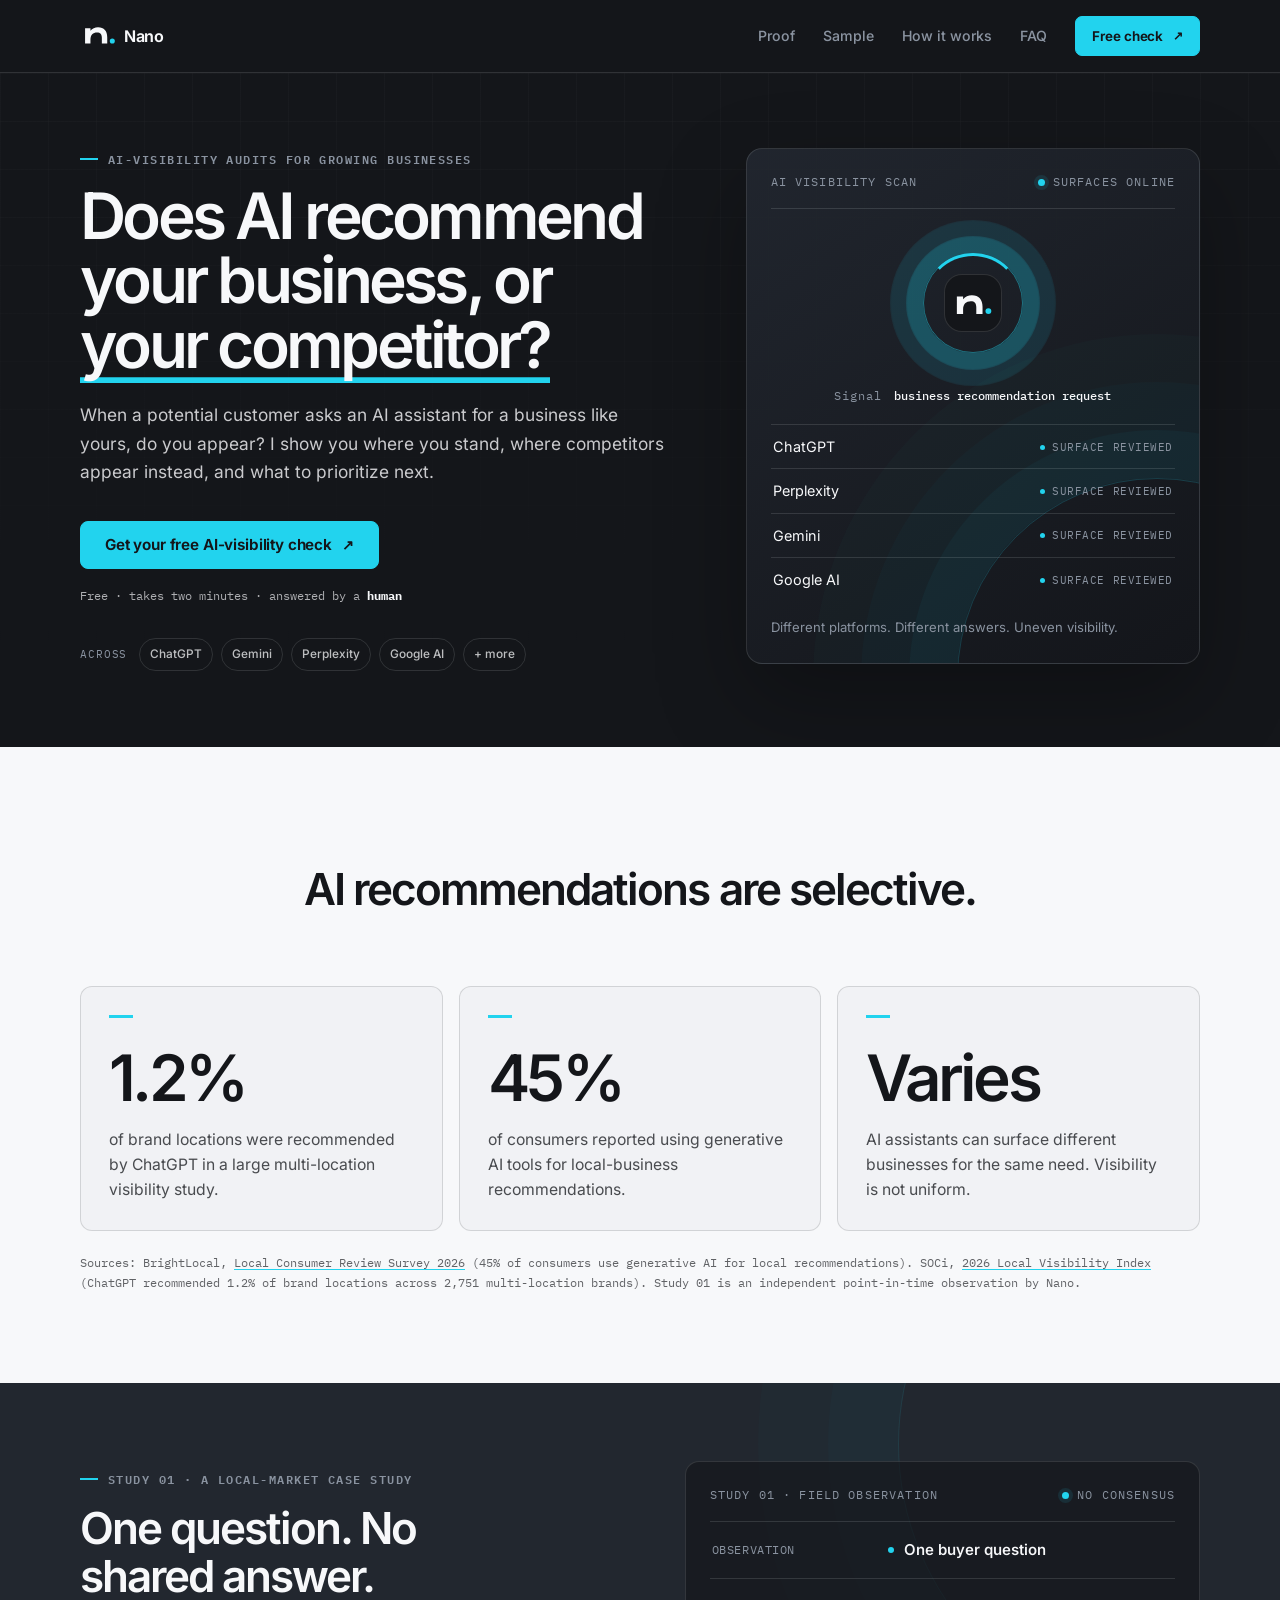
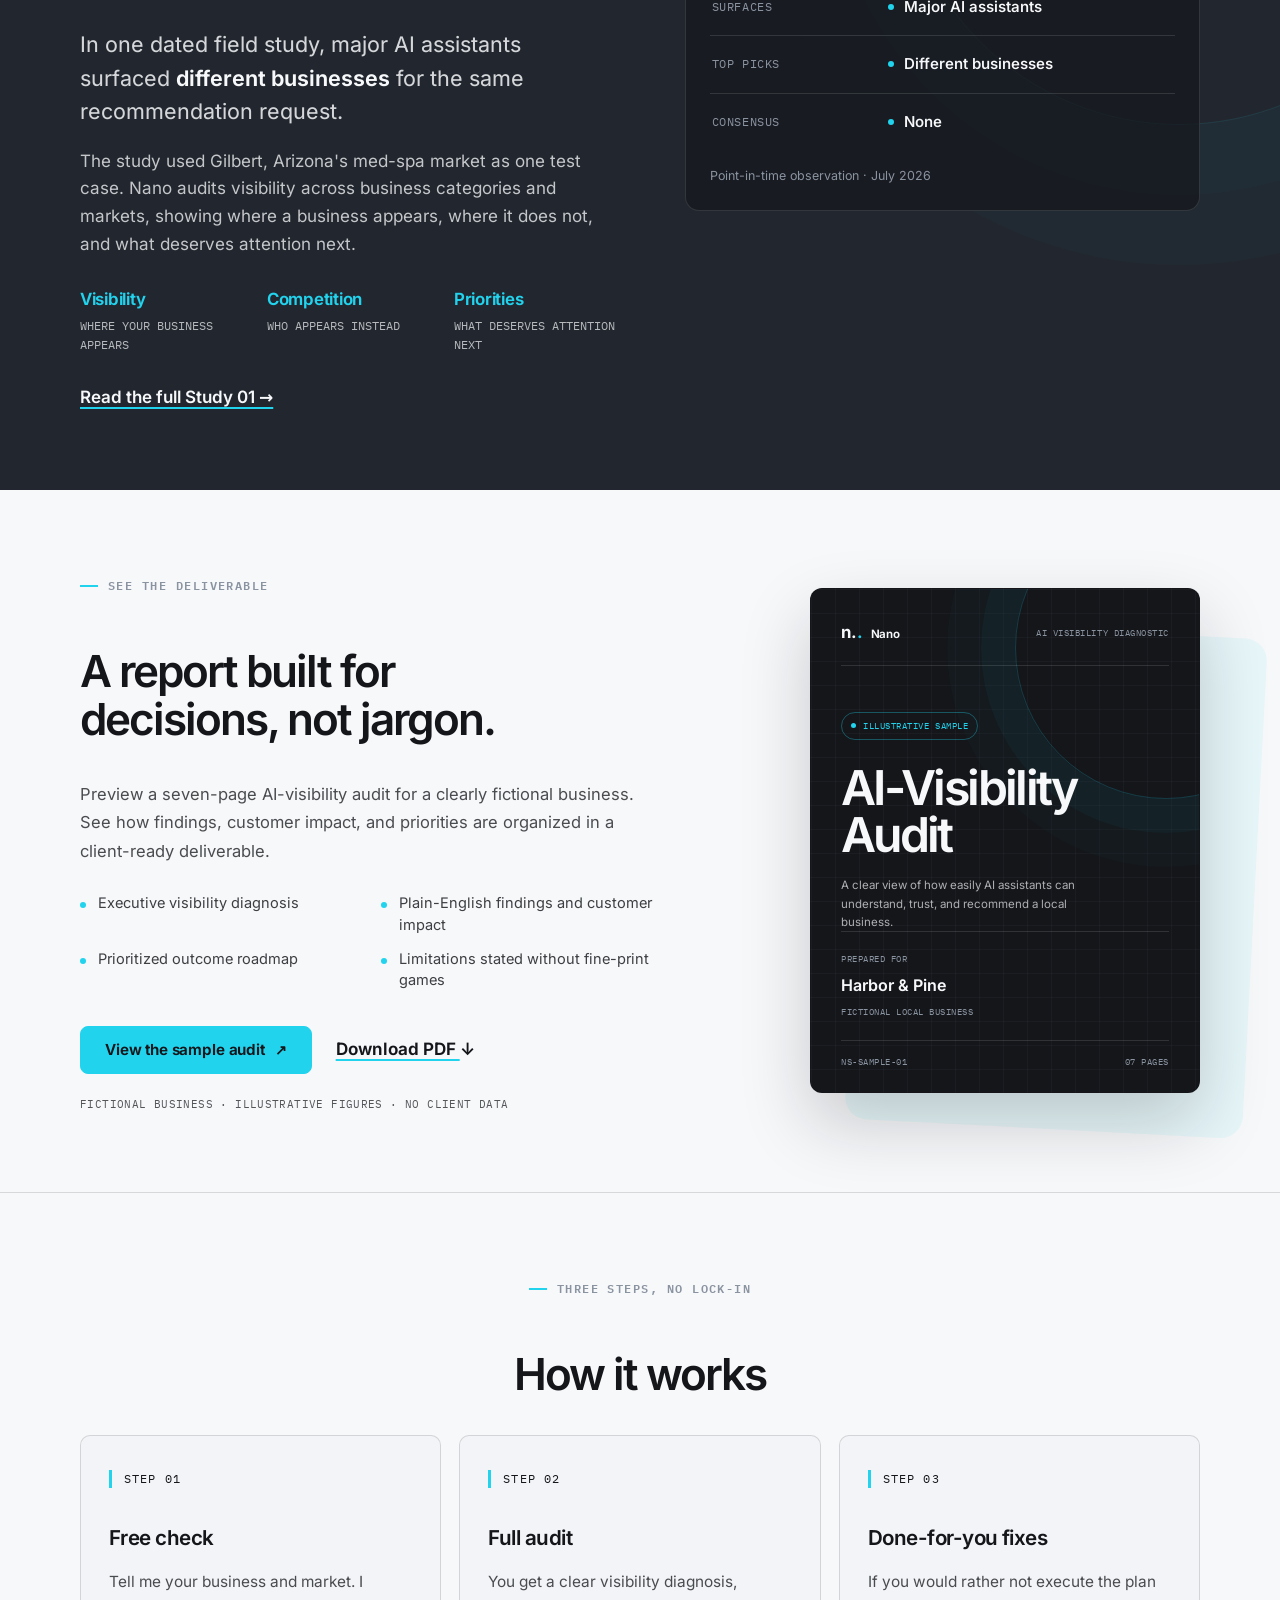
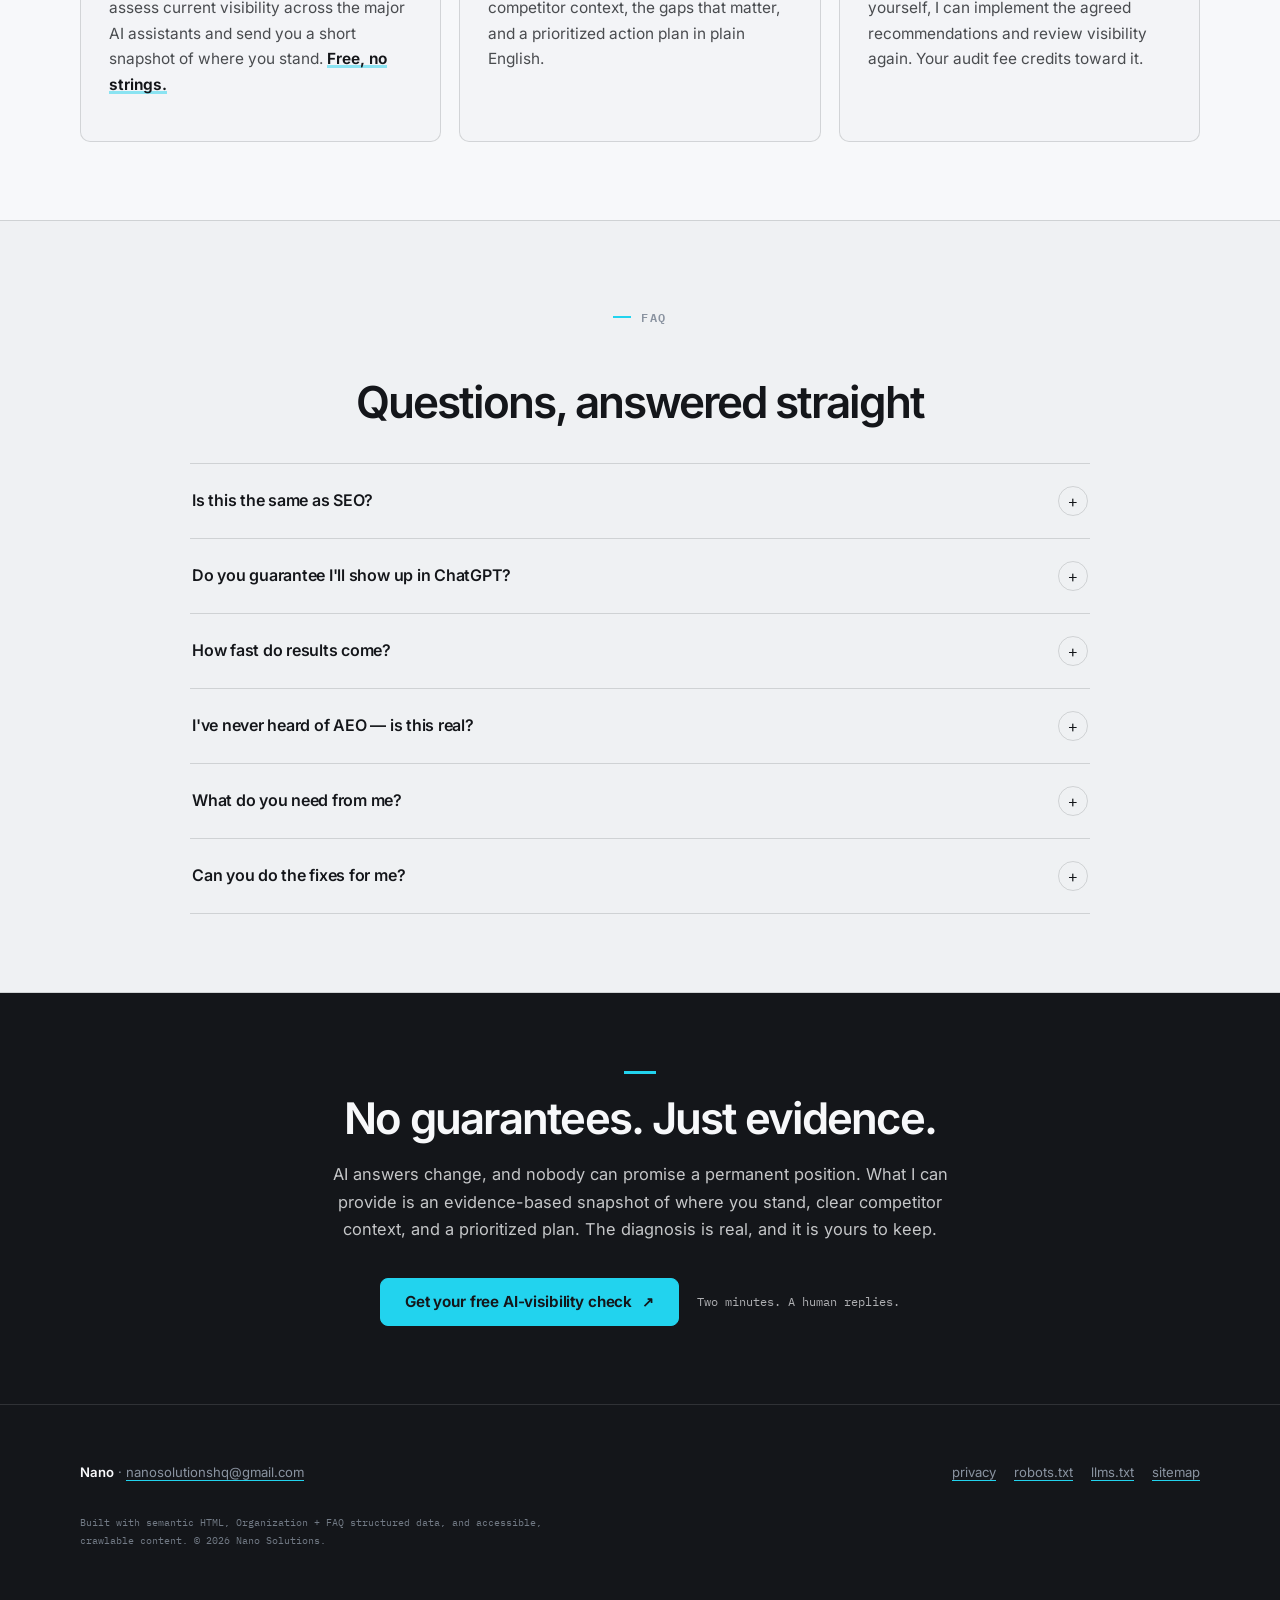
<file: index.html>
<!DOCTYPE html>
<html lang="en">
<head>
  <meta charset="utf-8">
  <meta name="viewport" content="width=device-width, initial-scale=1">
  <title>Does AI Recommend Your Business? — Nano</title>
  <meta name="description" content="Nano checks how your business appears across relevant AI assistants and AI-powered search experiences, who appears instead, and what to prioritize next.">
  <link rel="canonical" href="https://nanosolutionshq.github.io/">
  <meta name="theme-color" content="#14161A">
  <meta name="color-scheme" content="light dark">
  <link rel="icon" type="image/svg+xml" href="favicon.svg">
  <link rel="icon" type="image/png" sizes="32x32" href="favicon-32.png">
  <link rel="apple-touch-icon" sizes="180x180" href="apple-touch-icon.png">
  <link rel="manifest" href="site.webmanifest">

  <!-- Open Graph / social -->
  <meta property="og:type" content="website">
  <meta property="og:site_name" content="Nano">
  <meta property="og:url" content="https://nanosolutionshq.github.io/">
  <meta property="og:title" content="Does AI recommend your business, or your competitor?">
  <meta property="og:description" content="When someone asks an AI assistant for a business like yours, do you appear? See where you stand, who appears instead, and what to prioritize next.">
  <meta property="og:image" content="https://nanosolutionshq.github.io/og.png">
  <meta property="og:image:width" content="1200">
  <meta property="og:image:height" content="630">
  <meta property="og:image:alt" content="Nano — Does AI recommend your business, or your competitor?">
  <meta name="twitter:card" content="summary_large_image">
  <meta name="twitter:title" content="Does AI recommend your business, or your competitor?">
  <meta name="twitter:description" content="See how your business appears across relevant AI assistants—and get a clear priority list.">
  <meta name="twitter:image" content="https://nanosolutionshq.github.io/og.png">
  <meta name="twitter:image:alt" content="Nano — Does AI recommend your business, or your competitor?">

  <!-- Brand typography -->
  <link rel="stylesheet" href="assets/css/fonts.css?v=20260714-1">

  <!-- Structured data: Organization + WebSite + WebPage + FAQPage -->
  <script type="application/ld+json">
  {
    "@context": "https://schema.org",
    "@graph": [
      {
        "@type": "Organization",
        "@id": "https://nanosolutionshq.github.io/#org",
        "name": "Nano",
        "alternateName": "Nano Solutions",
        "url": "https://nanosolutionshq.github.io/",
        "email": "nanosolutionshq@gmail.com",
        "image": "https://nanosolutionshq.github.io/og.png",
        "logo": "https://nanosolutionshq.github.io/logo.png",
        "slogan": "Does AI recommend your business, or your competitor?",
        "description": "Nano provides AI-visibility audits for businesses across markets, with clear visibility findings, competitor context, and prioritized recommendations.",
        "areaServed": { "@type": "Country", "name": "United States" },
        "knowsAbout": [
          "Answer Engine Optimization (AEO)",
          "Generative Engine Optimization (GEO)",
          "AI search visibility",
          "ChatGPT business recommendations",
          "Google AI Overviews",
          "Perplexity local recommendations",
          "Gemini local recommendations",
          "Local SEO"
        ],
        "contactPoint": {
          "@type": "ContactPoint",
          "email": "nanosolutionshq@gmail.com",
          "contactType": "sales",
          "availableLanguage": "English"
        },
        "makesOffer": [
          {
            "@type": "Offer",
            "name": "Free AI-visibility check",
            "price": "0",
            "priceCurrency": "USD",
            "description": "A concise review of current visibility across the major AI assistants for a business and its market."
          },
          {
            "@type": "Offer",
            "name": "Full AI-visibility audit",
            "description": "Current visibility findings, competitor context, evidence gaps, and a prioritized recommendation plan."
          },
          {
            "@type": "Offer",
            "name": "Done-for-you AI-visibility fixes",
            "description": "Implementation of agreed recommendations with a follow-up visibility review."
          }
        ]
      },
      {
        "@type": "WebSite",
        "@id": "https://nanosolutionshq.github.io/#website",
        "url": "https://nanosolutionshq.github.io/",
        "name": "Nano",
        "publisher": { "@id": "https://nanosolutionshq.github.io/#org" },
        "inLanguage": "en-US"
      },
      {
        "@type": "WebPage",
        "@id": "https://nanosolutionshq.github.io/#webpage",
        "url": "https://nanosolutionshq.github.io/",
        "name": "Does AI Recommend Your Business? — Nano",
        "description": "Nano checks how a business appears across relevant AI assistants and AI-powered search experiences, who appears instead, and what to prioritize next.",
        "isPartOf": { "@id": "https://nanosolutionshq.github.io/#website" },
        "about": { "@id": "https://nanosolutionshq.github.io/#org" },
        "inLanguage": "en-US"
      },
      {
        "@type": "FAQPage",
        "@id": "https://nanosolutionshq.github.io/#faq",
        "mainEntity": [
          {
            "@type": "Question",
            "name": "Is this the same as SEO?",
            "acceptedAnswer": {
              "@type": "Answer",
              "text": "No. SEO focuses on search results. This checks whether AI assistants name your business when someone asks for a recommendation. The disciplines overlap, but visibility in one does not guarantee visibility in the other."
            }
          },
          {
            "@type": "Question",
            "name": "Do you guarantee I'll show up in ChatGPT?",
            "acceptedAnswer": {
              "@type": "Answer",
              "text": "No — and anyone who guarantees that is lying. AI answers change across platforms and over time. What I provide is an honest, evidence-based snapshot of where you stand today and a prioritized plan for what to improve."
            }
          },
          {
            "@type": "Question",
            "name": "How fast do results come?",
            "acceptedAnswer": {
              "@type": "Answer",
              "text": "The audit itself is delivered in 3–5 days. Visibility can change over the following weeks after recommendations are implemented, but timing varies by platform and market."
            }
          },
          {
            "@type": "Question",
            "name": "I've never heard of AEO — is this real?",
            "acceptedAnswer": {
              "@type": "Answer",
              "text": "Yes. BrightLocal's 2026 survey found that 45% of consumers use generative AI for local-business recommendations, while SOCi found ChatGPT recommended 1.2% of brand locations in a large multi-location visibility study. AI visibility is already measurable — and highly selective."
            }
          },
          {
            "@type": "Question",
            "name": "What do you need from me?",
            "acceptedAnswer": {
              "@type": "Answer",
              "text": "Just your business name, primary market, website, and main services. A Google Business Profile link helps but isn't required."
            }
          },
          {
            "@type": "Question",
            "name": "Can you do the fixes for me?",
            "acceptedAnswer": {
              "@type": "Answer",
              "text": "Yes. After the audit you can take the fix list and run with it, or have me implement it — done-for-you fixes are a separate engagement, and your audit fee credits toward it."
            }
          }
        ]
      }
    ]
  }
  </script>
  <link rel="stylesheet" href="assets/css/site.css?v=20260714-13">
  <script defer src="assets/js/motion.js?v=20260714-2"></script>
  <script defer src="https://cloud.umami.is/script.js" data-website-id="a9b7ba1e-7be3-4b48-bb45-84d004ca94ab" data-domains="nanosolutionshq.github.io" data-exclude-search="true" data-exclude-hash="true" data-do-not-track="true"></script>
</head>
<body id="top">

  <a class="skip-link" href="#main">Skip to content</a>

  <header class="site-head">
    <div class="wrap">
      <a class="wordmark" href="#top" aria-label="Nano — home"><img class="brand-mark" src="assets/brand/mark-light.svg" alt="" width="38" height="38">Nano</a>
      <nav class="site-nav" aria-label="Site">
        <a href="#proof">Proof</a>
        <a href="#sample">Sample</a>
        <a href="#how-it-works">How it works</a>
        <a href="#faq">FAQ</a>
        <a class="btn small" href="/free-check/" data-umami-event="free-check-cta" data-umami-event-placement="header">Free check</a>
      </nav>
    </div>
  </header>

  <main id="main">

    <!-- 1 · Hero -->
    <section class="hero" aria-labelledby="hero-h">
      <div class="wrap">
        <div class="hero-copy">
          <p class="eyebrow">AI-visibility audits for growing businesses</p>
          <h1 id="hero-h">Does AI recommend your business, or <em>your competitor?</em></h1>
          <p class="sub">When a potential customer asks an AI assistant for a business like yours, do you appear? I show you where you stand, where competitors appear instead, and what to prioritize next.</p>
          <div class="cta-row">
            <a class="btn" href="/free-check/" data-umami-event="free-check-cta" data-umami-event-placement="hero">Get your free AI-visibility check</a>
            <span class="micro">Free · takes two minutes · answered by a <strong>human</strong></span>
          </div>
          <div class="engines" aria-label="Examples of AI surfaces considered, with others reviewed when relevant">
            <span class="lead-in">Across</span>
            <span class="pill">ChatGPT</span>
            <span class="pill">Gemini</span>
            <span class="pill">Perplexity</span>
            <span class="pill">Google AI</span>
            <span class="pill">+ more</span>
          </div>
        </div>
        <aside class="scan-panel" aria-label="AI visibility diagnostic across AI platforms">
          <div class="panel-bar"><span>AI visibility scan</span><span class="signal"><i aria-hidden="true"></i>Surfaces online</span></div>
          <div class="scan-stage" aria-hidden="true">
            <div class="scan-rings"><div class="scan-core"><img src="assets/brand/mark-light.svg" alt="" width="64" height="64"></div></div>
            <div class="scan-query"><span>Signal</span><strong>business recommendation request</strong></div>
          </div>
          <ul class="engine-readout">
            <li><span>ChatGPT</span><span class="status">surface reviewed</span></li>
            <li><span>Perplexity</span><span class="status">surface reviewed</span></li>
            <li><span>Gemini</span><span class="status">surface reviewed</span></li>
            <li><span>Google AI</span><span class="status">surface reviewed</span></li>
          </ul>
          <p class="scan-foot">Different platforms. Different answers. Uneven visibility.</p>
        </aside>
      </div>
    </section>

    <!-- 2 · Stats -->
    <section class="stats" aria-labelledby="stats-h">
      <div class="wrap">
        <div class="section-head">
          <h2 id="stats-h">AI recommendations are selective.</h2>
        </div>
        <dl class="stat-grid" aria-label="AI visibility market statistics">
          <div class="stat" data-reveal>
            <div class="tick" aria-hidden="true"></div>
            <dt class="value">1.2%</dt>
            <dd class="label">of brand locations were recommended by ChatGPT in a large multi-location visibility study.</dd>
          </div>
          <div class="stat" data-reveal data-reveal-delay="110">
            <div class="tick" aria-hidden="true"></div>
            <dt class="value">45%</dt>
            <dd class="label">of consumers reported using generative AI tools for local-business recommendations.</dd>
          </div>
          <div class="stat" data-reveal data-reveal-delay="220">
            <div class="tick" aria-hidden="true"></div>
            <dt class="value">Varies</dt>
            <dd class="label">AI assistants can surface different businesses for the same need. Visibility is not uniform.</dd>
          </div>
        </dl>
        <p class="stat-note">Sources: BrightLocal, <a href="https://www.brightlocal.com/research/local-consumer-review-survey/">Local Consumer Review Survey 2026</a> (45% of consumers use generative AI for local recommendations). SOCi, <a href="https://www.soci.ai/news/in-ai-driven-discovery-few-brands-are-chosen-most-disappear/">2026 Local Visibility Index</a> (ChatGPT recommended 1.2% of brand locations across 2,751 multi-location brands). Study 01 is an independent point-in-time observation by Nano.</p>
      </div>
    </section>

    <!-- 3 · Proof -->
    <section class="band" id="proof" aria-labelledby="proof-h">
      <div class="wrap">
        <div class="proof-layout">
          <div data-reveal="left">
            <div class="section-head">
              <p class="eyebrow">Study 01 · A local-market case study</p>
              <h2 id="proof-h">One question. No shared answer.</h2>
            </div>
            <p class="proof-lead">In one dated field study, major AI assistants surfaced <strong>different businesses</strong> for the same recommendation request.</p>
            <p class="proof-body">The study used Gilbert, Arizona's med-spa market as one test case. Nano audits visibility across business categories and markets, showing where a business appears, where it does not, and what deserves attention next.</p>
            <div class="proof-figures proof-outcomes" aria-label="Client-facing audit outcomes">
              <div class="fig"><div class="n">Visibility</div><div class="t">where your business appears</div></div>
              <div class="fig"><div class="n">Competition</div><div class="t">who appears instead</div></div>
              <div class="fig"><div class="n">Priorities</div><div class="t">what deserves attention next</div></div>
            </div>
            <a class="study-link" href="/study" data-umami-event="study-view" data-umami-event-placement="proof">Read the full Study 01 →</a>
          </div>
          <aside class="proof-data" data-reveal="right" data-reveal-delay="130" aria-label="Study 01 summary: AI assistants did not share one top recommendation">
            <div class="panel-bar"><span>Study 01 · Field observation</span><span class="signal"><i aria-hidden="true"></i>No consensus</span></div>
            <dl class="answer-matrix">
              <div class="answer-row"><dt>Observation</dt><dd>One buyer question</dd></div>
              <div class="answer-row"><dt>Surfaces</dt><dd>Major AI assistants</dd></div>
              <div class="answer-row"><dt>Top picks</dt><dd>Different businesses</dd></div>
              <div class="answer-row"><dt>Consensus</dt><dd>None</dd></div>
            </dl>
            <p class="proof-data-note">Point-in-time observation · July 2026</p>
          </aside>
        </div>
      </div>
    </section>

    <!-- 4 · Sample deliverable -->
    <section class="sample-section" id="sample" aria-labelledby="sample-h">
      <div class="wrap sample-layout">
        <div class="sample-copy" data-reveal="left">
          <p class="eyebrow">See the deliverable</p>
          <h2 id="sample-h">A report built for decisions, not jargon.</h2>
          <p class="sample-lead">Preview a seven-page AI-visibility audit for a clearly fictional business. See how findings, customer impact, and priorities are organized in a client-ready deliverable.</p>
          <ul class="sample-list">
            <li>Executive visibility diagnosis</li>
            <li>Plain-English findings and customer impact</li>
            <li>Prioritized outcome roadmap</li>
            <li>Limitations stated without fine-print games</li>
          </ul>
          <div class="sample-actions">
            <a class="btn" href="/sample-audit" data-umami-event="sample-audit-view" data-umami-event-placement="homepage">View the sample audit</a>
            <a class="sample-download" href="assets/sample/nano-sample-ai-visibility-audit.pdf" download data-umami-event="sample-audit-download" data-umami-event-placement="homepage">Download PDF <span aria-hidden="true">↓</span></a>
          </div>
          <p class="sample-note">Fictional business · Illustrative figures · No client data</p>
        </div>

        <a class="sample-preview" data-reveal="right" data-reveal-delay="130" href="/sample-audit" aria-label="Open the seven-page sample AI-visibility audit" data-umami-event="sample-audit-view" data-umami-event-placement="cover-preview">
          <span class="sample-sheet" aria-hidden="true">
            <span class="sample-sheet-head"><span><b>n.</b> Nano</span><span>AI visibility diagnostic</span></span>
            <span class="sample-badge"><i></i> Illustrative sample</span>
            <strong class="sample-title">AI-Visibility<br>Audit</strong>
            <span class="sample-subtitle">A clear view of how easily AI assistants can understand, trust, and recommend a local business.</span>
            <span class="sample-client"><small>Prepared for</small>Harbor &amp; Pine<em>Fictional local business</em></span>
            <span class="sample-sheet-foot"><span>NS-SAMPLE-01</span><span>07 pages</span></span>
          </span>
        </a>
      </div>
    </section>

    <!-- 5 · How it works -->
    <section id="how-it-works" aria-labelledby="how-h">
      <div class="wrap">
        <div class="section-head">
          <p class="eyebrow">Three steps, no lock-in</p>
          <h2 id="how-h">How it works</h2>
        </div>
        <div class="steps">
          <div class="step" data-reveal>
            <span class="num">STEP 01</span>
            <h3>Free check</h3>
            <p>Tell me your business and market. I assess current visibility across the major AI assistants and send you a short snapshot of where you stand. <span class="free-tag">Free, no strings.</span></p>
          </div>
          <div class="step" data-reveal data-reveal-delay="110">
            <span class="num">STEP 02</span>
            <h3>Full audit</h3>
            <p>You get a clear visibility diagnosis, competitor context, the gaps that matter, and a prioritized action plan in plain English.</p>
          </div>
          <div class="step" data-reveal data-reveal-delay="220">
            <span class="num">STEP 03</span>
            <h3>Done-for-you fixes</h3>
            <p>If you would rather not execute the plan yourself, I can implement the agreed recommendations and review visibility again. Your audit fee credits toward it.</p>
          </div>
        </div>
      </div>
    </section>

    <!-- 6 · FAQ -->
    <section class="band" id="faq" aria-labelledby="faq-h">
      <div class="wrap">
        <div class="section-head">
          <p class="eyebrow">FAQ</p>
          <h2 id="faq-h">Questions, answered straight</h2>
        </div>
        <div class="faq-list" data-reveal>
          <details class="faq-item">
            <summary>Is this the same as SEO?</summary>
            <div class="answer"><p>No. SEO focuses on search results. This checks whether AI assistants name your business when someone asks for a recommendation. The disciplines overlap, but visibility in one does not guarantee visibility in the other.</p></div>
          </details>
          <details class="faq-item">
            <summary>Do you guarantee I'll show up in ChatGPT?</summary>
            <div class="answer"><p>No — and anyone who guarantees that is lying. AI answers change across platforms and over time. What I provide is an honest, evidence-based snapshot of where you stand today and a prioritized plan for what to improve.</p></div>
          </details>
          <details class="faq-item">
            <summary>How fast do results come?</summary>
            <div class="answer"><p>The audit itself is delivered in 3–5 days. Visibility can change over the following weeks after recommendations are implemented, but timing varies by platform and market.</p></div>
          </details>
          <details class="faq-item">
            <summary>I've never heard of AEO — is this real?</summary>
            <div class="answer"><p>Yes. BrightLocal's 2026 survey found that 45% of consumers use generative AI for local-business recommendations, while SOCi found ChatGPT recommended 1.2% of brand locations in a large multi-location visibility study. AI visibility is already measurable — and highly selective.</p></div>
          </details>
          <details class="faq-item">
            <summary>What do you need from me?</summary>
            <div class="answer"><p>Just your business name, primary market, website, and main services. A Google Business Profile link helps but isn't required.</p></div>
          </details>
          <details class="faq-item">
            <summary>Can you do the fixes for me?</summary>
            <div class="answer"><p>Yes. After the audit you can take the fix list and run with it, or have me implement it — done-for-you fixes are a separate engagement, and your audit fee credits toward it.</p></div>
          </details>
        </div>
      </div>
    </section>

    <!-- 7 · Honesty + final CTA -->
    <section class="honesty" aria-labelledby="honesty-h">
      <div class="wrap" data-reveal="scale">
        <h2 id="honesty-h" class="visually-hidden">The honest version</h2>
        <p class="honesty-lead">No guarantees. Just evidence.</p>
        <p class="honesty-copy">AI answers change, and nobody can promise a permanent position. What I can provide is an evidence-based snapshot of where you stand, clear competitor context, and a prioritized plan. The diagnosis is real, and it is yours to keep.</p>
        <div class="cta-row">
          <a class="btn" href="/free-check/" data-umami-event="free-check-cta" data-umami-event-placement="honesty">Get your free AI-visibility check</a>
          <span class="micro">Two minutes. A human replies.</span>
        </div>
      </div>
    </section>

  </main>

  <footer class="site-foot">
    <div class="wrap">
      <div class="row">
        <p><span class="brand">Nano</span> · <a href="mailto:nanosolutionshq@gmail.com" data-umami-event="email-click" data-umami-event-placement="footer">nanosolutionshq@gmail.com</a></p>
        <nav aria-label="Site information">
          <a href="privacy.html">privacy</a>
          <a href="robots.txt">robots.txt</a>
          <a href="llms.txt">llms.txt</a>
          <a href="sitemap.xml">sitemap</a>
        </nav>
      </div>
      <p class="dogfood">Built with semantic HTML, Organization + FAQ structured data, and accessible, crawlable content. © 2026 Nano Solutions.</p>
    </div>
  </footer>

</body>
</html>
</file>
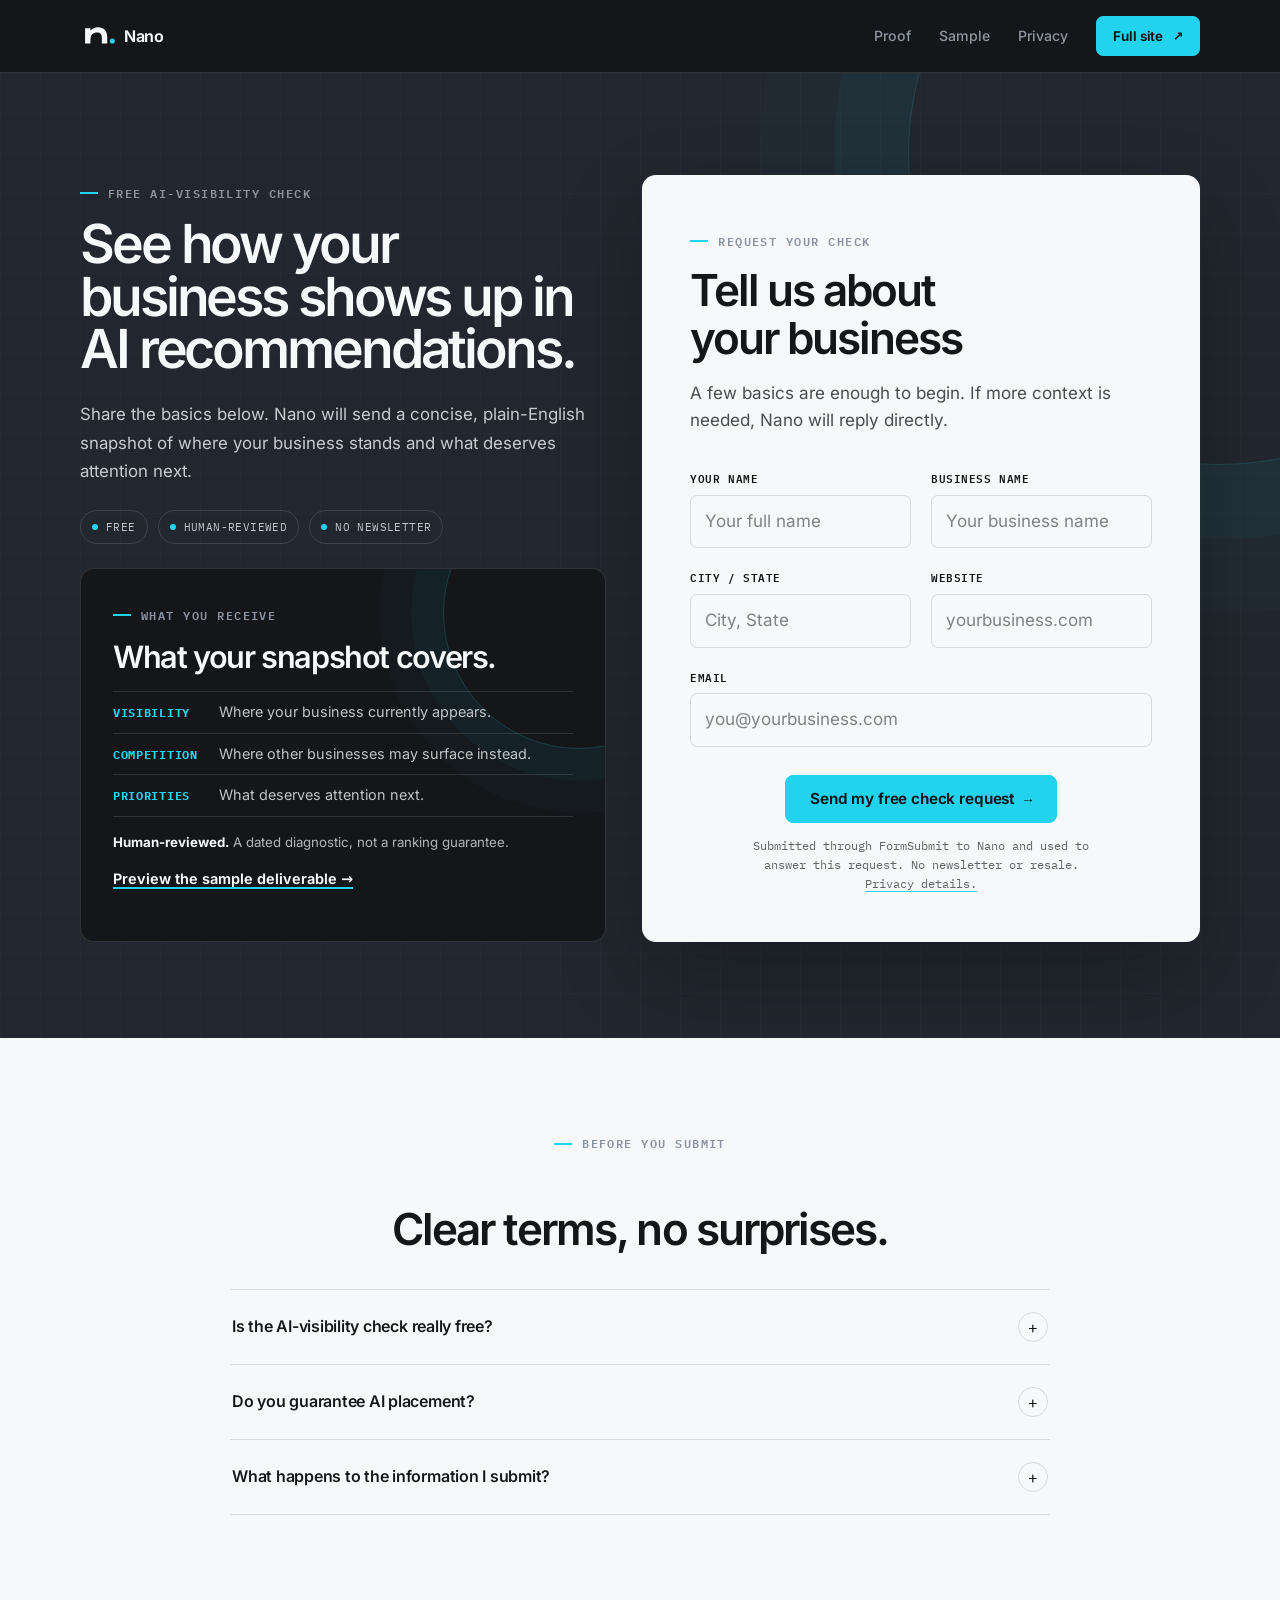
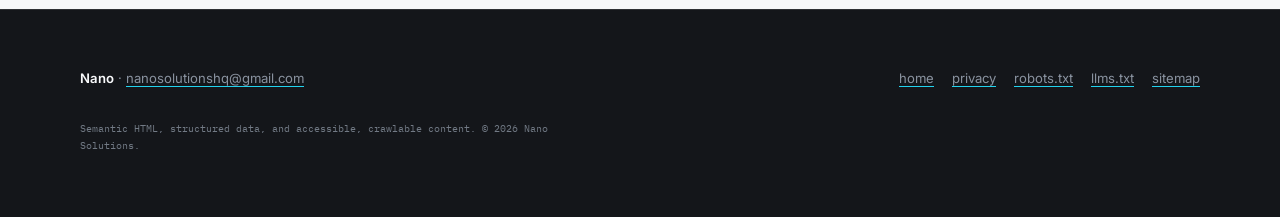
<file: free-check/index.html>
<!DOCTYPE html>
<html lang="en">
<head>
  <meta charset="utf-8">
  <meta name="viewport" content="width=device-width, initial-scale=1">
  <title>Free AI-Visibility Check — Nano</title>
  <meta name="description" content="Request a free, human-reviewed snapshot of how your business appears in AI recommendations, who may appear instead, and what deserves attention next.">
  <link rel="canonical" href="https://nanosolutionshq.github.io/free-check/">
  <meta name="theme-color" content="#14161A">
  <meta name="color-scheme" content="light dark">
  <link rel="icon" type="image/svg+xml" href="/favicon.svg">
  <link rel="icon" type="image/png" sizes="32x32" href="/favicon-32.png">
  <link rel="apple-touch-icon" sizes="180x180" href="/apple-touch-icon.png">
  <link rel="manifest" href="/site.webmanifest">

  <meta property="og:type" content="website">
  <meta property="og:site_name" content="Nano">
  <meta property="og:url" content="https://nanosolutionshq.github.io/free-check/">
  <meta property="og:title" content="See how your business shows up in AI recommendations">
  <meta property="og:description" content="Request a free, human-reviewed AI-visibility snapshot from Nano.">
  <meta property="og:image" content="https://nanosolutionshq.github.io/og.png">
  <meta property="og:image:width" content="1200">
  <meta property="og:image:height" content="630">
  <meta property="og:image:alt" content="Nano AI-visibility diagnostic">
  <meta name="twitter:card" content="summary_large_image">
  <meta name="twitter:title" content="Free AI-visibility check — Nano">
  <meta name="twitter:description" content="A concise, human-reviewed snapshot of where your business stands in AI recommendations.">
  <meta name="twitter:image" content="https://nanosolutionshq.github.io/og.png">
  <meta name="twitter:image:alt" content="Nano AI-visibility diagnostic">

  <script type="application/ld+json">
  {
    "@context": "https://schema.org",
    "@graph": [
      {
        "@type": "Organization",
        "@id": "https://nanosolutionshq.github.io/#org",
        "name": "Nano",
        "alternateName": "Nano Solutions",
        "url": "https://nanosolutionshq.github.io/",
        "email": "nanosolutionshq@gmail.com",
        "logo": "https://nanosolutionshq.github.io/logo.png"
      },
      {
        "@type": "WebPage",
        "@id": "https://nanosolutionshq.github.io/free-check/#webpage",
        "url": "https://nanosolutionshq.github.io/free-check/",
        "name": "Free AI-Visibility Check — Nano",
        "description": "Request a free, human-reviewed snapshot of how a business appears in AI recommendations and what deserves attention next.",
        "isPartOf": { "@id": "https://nanosolutionshq.github.io/#website" },
        "about": { "@id": "https://nanosolutionshq.github.io/#org" },
        "mainEntity": { "@id": "https://nanosolutionshq.github.io/free-check/#service" },
        "inLanguage": "en-US"
      },
      {
        "@type": "Service",
        "@id": "https://nanosolutionshq.github.io/free-check/#service",
        "name": "Free AI-visibility check",
        "provider": { "@id": "https://nanosolutionshq.github.io/#org" },
        "areaServed": { "@type": "Country", "name": "United States" },
        "offers": {
          "@type": "Offer",
          "price": "0",
          "priceCurrency": "USD",
          "availability": "https://schema.org/InStock"
        }
      },
      {
        "@type": "FAQPage",
        "@id": "https://nanosolutionshq.github.io/free-check/#faq",
        "mainEntity": [
          {
            "@type": "Question",
            "name": "Is the AI-visibility check really free?",
            "acceptedAnswer": {
              "@type": "Answer",
              "text": "Yes. The initial where-you-stand snapshot is free, requires no card, and does not enroll you in a newsletter."
            }
          },
          {
            "@type": "Question",
            "name": "Do you guarantee AI placement?",
            "acceptedAnswer": {
              "@type": "Answer",
              "text": "No. AI recommendations change by platform, context, and time. The check is a dated diagnostic snapshot, not a ranking guarantee."
            }
          },
          {
            "@type": "Question",
            "name": "What happens to submitted information?",
            "acceptedAnswer": {
              "@type": "Answer",
              "text": "The information is used to assess and answer the request. It is not sold or added to a newsletter."
            }
          }
        ]
      }
    ]
  }
  </script>

  <link rel="stylesheet" href="/assets/css/fonts.css?v=20260714-1">
  <link rel="stylesheet" href="/assets/css/site.css?v=20260714-13">
  <script defer src="/assets/js/motion.js?v=20260714-2"></script>
  <script defer src="https://cloud.umami.is/script.js" data-website-id="a9b7ba1e-7be3-4b48-bb45-84d004ca94ab" data-domains="nanosolutionshq.github.io" data-exclude-search="true" data-exclude-hash="true" data-do-not-track="true"></script>
</head>
<body class="check-page" id="top">
  <a class="skip-link" href="#request-form">Skip to request form</a>

  <header class="site-head">
    <div class="wrap">
      <a class="wordmark" href="/" aria-label="Nano — home"><img class="brand-mark" src="/assets/brand/mark-light.svg" alt="" width="38" height="38">Nano</a>
      <nav class="site-nav" aria-label="Site">
        <a href="/#proof">Proof</a>
        <a href="/sample-audit">Sample</a>
        <a href="/privacy">Privacy</a>
        <a class="btn small" href="/">Full site</a>
      </nav>
    </div>
  </header>

  <main id="main">
    <section class="check-landing" aria-labelledby="check-page-h">
      <div class="wrap">
        <div class="check-landing-grid">
          <header class="check-landing-intro">
            <p class="eyebrow">Free AI-visibility check</p>
            <h1 id="check-page-h">See how your business shows up in AI recommendations.</h1>
            <p>Share the basics below. Nano will send a concise, plain-English snapshot of where your business stands and what deserves attention next.</p>
            <ul class="check-trust" aria-label="Request assurances">
              <li>Free</li>
              <li>Human-reviewed</li>
              <li>No newsletter</li>
            </ul>
          </header>

          <section class="form-card" id="request-form" aria-labelledby="request-form-h">
            <p class="eyebrow">Request your check</p>
            <h2 id="request-form-h">Tell us about your business</h2>
            <p class="form-sub">A few basics are enough to begin. If more context is needed, Nano will reply directly.</p>

            <form action="https://formsubmit.co/nanosolutionshq@gmail.com" method="POST">
              <input type="hidden" name="_subject" value="New free AI-visibility check request">
              <input type="hidden" name="_template" value="table">
              <input type="hidden" name="_captcha" value="false">
              <input type="hidden" name="_next" value="https://nanosolutionshq.github.io/thanks.html">
              <input type="text" name="_honey" class="hp" tabindex="-1" autocomplete="off" aria-hidden="true">
              <div class="field-grid">
                <div class="field">
                  <label for="fc-name">Your name</label>
                  <input id="fc-name" name="name" type="text" required autocomplete="name" placeholder="Your full name">
                </div>
                <div class="field">
                  <label for="fc-business">Business name</label>
                  <input id="fc-business" name="business" type="text" required autocomplete="organization" placeholder="Your business name">
                </div>
                <div class="field">
                  <label for="fc-city">City / state</label>
                  <input id="fc-city" name="city" type="text" required placeholder="City, State">
                </div>
                <div class="field">
                  <label for="fc-website">Website</label>
                  <input id="fc-website" name="website" type="text" inputmode="url" autocomplete="url" placeholder="yourbusiness.com">
                </div>
                <div class="field full">
                  <label for="fc-email">Email</label>
                  <input id="fc-email" name="email" type="email" required autocomplete="email" placeholder="you@yourbusiness.com">
                </div>
              </div>
              <div class="form-actions">
                <button class="btn" type="submit" data-umami-event="free-check-submit" data-umami-event-placement="landing-page">Send my free check request</button>
                <span class="micro">Submitted through FormSubmit to Nano and used to answer this request. No newsletter or resale. <a href="/privacy">Privacy details.</a></span>
              </div>
            </form>
          </section>

          <aside class="check-expect" aria-labelledby="expect-h">
            <p class="eyebrow">What you receive</p>
            <h2 id="expect-h">What your snapshot covers.</h2>
            <ul>
              <li><strong>Visibility</strong><span>Where your business currently appears.</span></li>
              <li><strong>Competition</strong><span>Where other businesses may surface instead.</span></li>
              <li><strong>Priorities</strong><span>What deserves attention next.</span></li>
            </ul>
            <p class="check-expect-note"><strong>Human-reviewed.</strong> A dated diagnostic, not a ranking guarantee.</p>
            <a class="text-link" href="/sample-audit" data-umami-event="sample-audit-view" data-umami-event-placement="free-check-page">Preview the sample deliverable →</a>
          </aside>
        </div>
      </div>
    </section>

    <section class="check-faq" id="faq" aria-labelledby="check-faq-h">
      <div class="wrap check-faq-wrap">
        <div class="section-head">
          <p class="eyebrow">Before you submit</p>
          <h2 id="check-faq-h">Clear terms, no surprises.</h2>
        </div>
        <div class="faq-list" data-reveal>
          <details class="faq-item">
            <summary>Is the AI-visibility check really free?</summary>
            <div class="answer"><p>Yes. The initial where-you-stand snapshot is free, requires no card, and does not enroll you in a newsletter.</p></div>
          </details>
          <details class="faq-item">
            <summary>Do you guarantee AI placement?</summary>
            <div class="answer"><p>No. AI recommendations change by platform, context, and time. The check is a dated diagnostic snapshot, not a ranking guarantee.</p></div>
          </details>
          <details class="faq-item">
            <summary>What happens to the information I submit?</summary>
            <div class="answer"><p>It is used to assess and answer your request. It is not sold or added to a newsletter. Read the full <a href="/privacy">privacy notice</a>.</p></div>
          </details>
        </div>
      </div>
    </section>
  </main>

  <footer class="site-foot">
    <div class="wrap">
      <div class="row">
        <p><span class="brand">Nano</span> · <a href="mailto:nanosolutionshq@gmail.com" data-umami-event="email-click" data-umami-event-placement="free-check-footer">nanosolutionshq@gmail.com</a></p>
        <nav aria-label="Site information">
          <a href="/">home</a>
          <a href="/privacy">privacy</a>
          <a href="/robots.txt">robots.txt</a>
          <a href="/llms.txt">llms.txt</a>
          <a href="/sitemap.xml">sitemap</a>
        </nav>
      </div>
      <p class="dogfood">Semantic HTML, structured data, and accessible, crawlable content. © 2026 Nano Solutions.</p>
    </div>
  </footer>
</body>
</html>
</file>
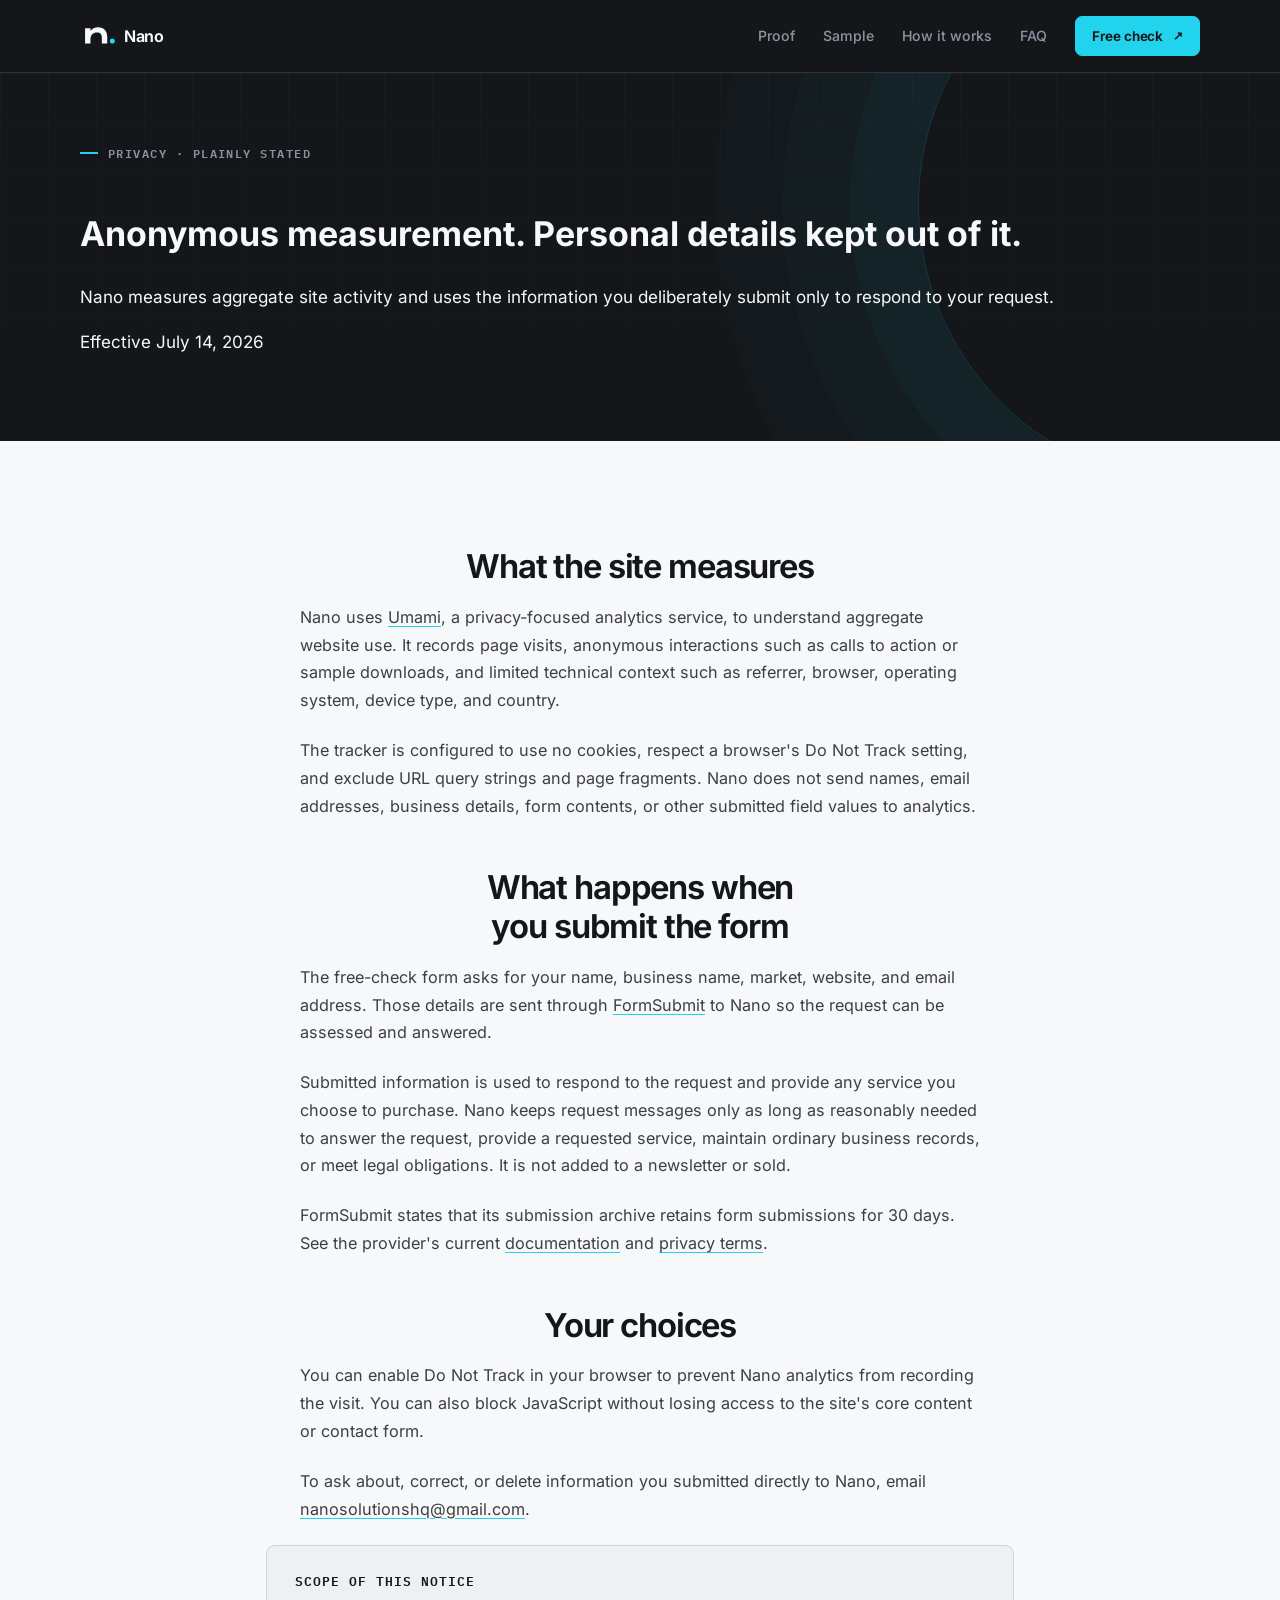
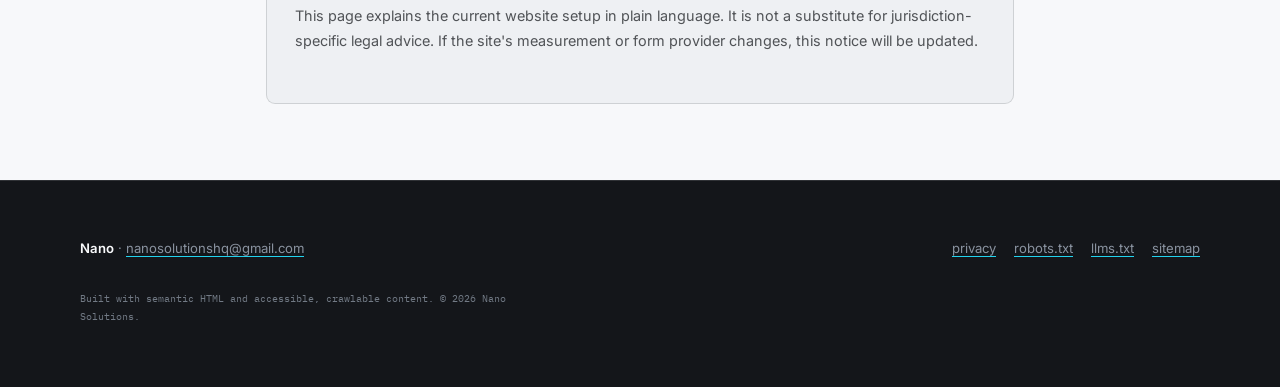
<file: privacy.html>
<!DOCTYPE html>
<html lang="en">
<head>
  <meta charset="utf-8">
  <meta name="viewport" content="width=device-width, initial-scale=1">
  <title>Privacy — Nano</title>
  <meta name="description" content="A plain-language explanation of how Nano handles website analytics and AI-visibility check requests.">
  <link rel="canonical" href="https://nanosolutionshq.github.io/privacy">
  <meta name="theme-color" content="#14161A">
  <meta name="color-scheme" content="dark light">

  <meta property="og:type" content="website">
  <meta property="og:site_name" content="Nano">
  <meta property="og:title" content="Privacy — Nano">
  <meta property="og:description" content="Plain-language information about anonymous site measurement and contact-request handling.">
  <meta property="og:url" content="https://nanosolutionshq.github.io/privacy">
  <meta property="og:image" content="https://nanosolutionshq.github.io/og.png">

  <link rel="icon" type="image/svg+xml" href="favicon.svg">
  <link rel="icon" type="image/png" sizes="32x32" href="favicon-32.png">
  <link rel="apple-touch-icon" sizes="180x180" href="apple-touch-icon.png">
  <link rel="manifest" href="site.webmanifest">
  <link rel="stylesheet" href="assets/css/fonts.css?v=20260714-1">
  <link rel="stylesheet" href="assets/css/site.css?v=20260714-13">
  <script defer src="https://cloud.umami.is/script.js" data-website-id="a9b7ba1e-7be3-4b48-bb45-84d004ca94ab" data-domains="nanosolutionshq.github.io" data-exclude-search="true" data-exclude-hash="true" data-do-not-track="true"></script>

  <script type="application/ld+json">
  {
    "@context": "https://schema.org",
    "@graph": [
      {
        "@type": "Organization",
        "@id": "https://nanosolutionshq.github.io/#org",
        "name": "Nano",
        "alternateName": "Nano Solutions",
        "url": "https://nanosolutionshq.github.io/",
        "logo": "https://nanosolutionshq.github.io/logo.png",
        "email": "nanosolutionshq@gmail.com"
      },
      {
        "@type": "WebPage",
        "@id": "https://nanosolutionshq.github.io/privacy#webpage",
        "url": "https://nanosolutionshq.github.io/privacy",
        "name": "Privacy — Nano",
        "description": "A plain-language explanation of how Nano handles website analytics and AI-visibility check requests.",
        "isPartOf": { "@id": "https://nanosolutionshq.github.io/#website" },
        "about": { "@id": "https://nanosolutionshq.github.io/#org" },
        "dateModified": "2026-07-14"
      }
    ]
  }
  </script>
</head>
<body class="study-page policy-page">
  <a class="skip-link" href="#main">Skip to privacy information</a>

  <header class="site-head">
    <div class="wrap">
      <a class="wordmark" href="/" aria-label="Nano — home"><img class="brand-mark" src="assets/brand/mark-light.svg" alt="" width="38" height="38">Nano</a>
      <nav class="site-nav" aria-label="Site">
        <a href="/#proof">Proof</a>
        <a href="/#sample">Sample</a>
        <a href="/#how-it-works">How it works</a>
        <a href="/#faq">FAQ</a>
        <a class="btn small" href="/free-check/" data-umami-event="free-check-cta" data-umami-event-placement="privacy-header">Free check</a>
      </nav>
    </div>
  </header>

  <main id="main">
    <header class="article-hero">
      <div class="wrap article-narrow">
        <p class="eyebrow">Privacy · Plainly stated</p>
        <h1>Anonymous measurement. Personal details kept out of it.</h1>
        <p class="dek">Nano measures aggregate site activity and uses the information you deliberately submit only to respond to your request.</p>
        <p class="byline">Effective July 14, 2026</p>
      </div>
    </header>

    <article class="article-body article-narrow">
      <h2>What the site measures</h2>
      <p>Nano uses <a href="https://umami.is/">Umami</a>, a privacy-focused analytics service, to understand aggregate website use. It records page visits, anonymous interactions such as calls to action or sample downloads, and limited technical context such as referrer, browser, operating system, device type, and country.</p>
      <p>The tracker is configured to use no cookies, respect a browser's Do Not Track setting, and exclude URL query strings and page fragments. Nano does not send names, email addresses, business details, form contents, or other submitted field values to analytics.</p>

      <h2>What happens when you submit the form</h2>
      <p>The free-check form asks for your name, business name, market, website, and email address. Those details are sent through <a href="https://formsubmit.co/">FormSubmit</a> to Nano so the request can be assessed and answered.</p>
      <p>Submitted information is used to respond to the request and provide any service you choose to purchase. Nano keeps request messages only as long as reasonably needed to answer the request, provide a requested service, maintain ordinary business records, or meet legal obligations. It is not added to a newsletter or sold.</p>
      <p>FormSubmit states that its submission archive retains form submissions for 30 days. See the provider's current <a href="https://formsubmit.co/documentation">documentation</a> and <a href="https://formsubmit.co/privacy.pdf">privacy terms</a>.</p>

      <h2>Your choices</h2>
      <p>You can enable Do Not Track in your browser to prevent Nano analytics from recording the visit. You can also block JavaScript without losing access to the site's core content or contact form.</p>
      <p>To ask about, correct, or delete information you submitted directly to Nano, email <a href="mailto:nanosolutionshq@gmail.com" data-umami-event="email-click" data-umami-event-placement="privacy-body">nanosolutionshq@gmail.com</a>.</p>

      <aside class="sources" aria-labelledby="privacy-note-h">
        <h2 id="privacy-note-h">Scope of this notice</h2>
        <p>This page explains the current website setup in plain language. It is not a substitute for jurisdiction-specific legal advice. If the site's measurement or form provider changes, this notice will be updated.</p>
      </aside>
    </article>
  </main>

  <footer class="site-foot">
    <div class="wrap">
      <div class="row">
        <p><span class="brand">Nano</span> · <a href="mailto:nanosolutionshq@gmail.com" data-umami-event="email-click" data-umami-event-placement="privacy-footer">nanosolutionshq@gmail.com</a></p>
        <nav aria-label="Site information">
          <a href="/privacy">privacy</a>
          <a href="/robots.txt">robots.txt</a>
          <a href="/llms.txt">llms.txt</a>
          <a href="/sitemap.xml">sitemap</a>
        </nav>
      </div>
      <p class="dogfood">Built with semantic HTML and accessible, crawlable content. © 2026 Nano Solutions.</p>
    </div>
  </footer>
</body>
</html>
</file>
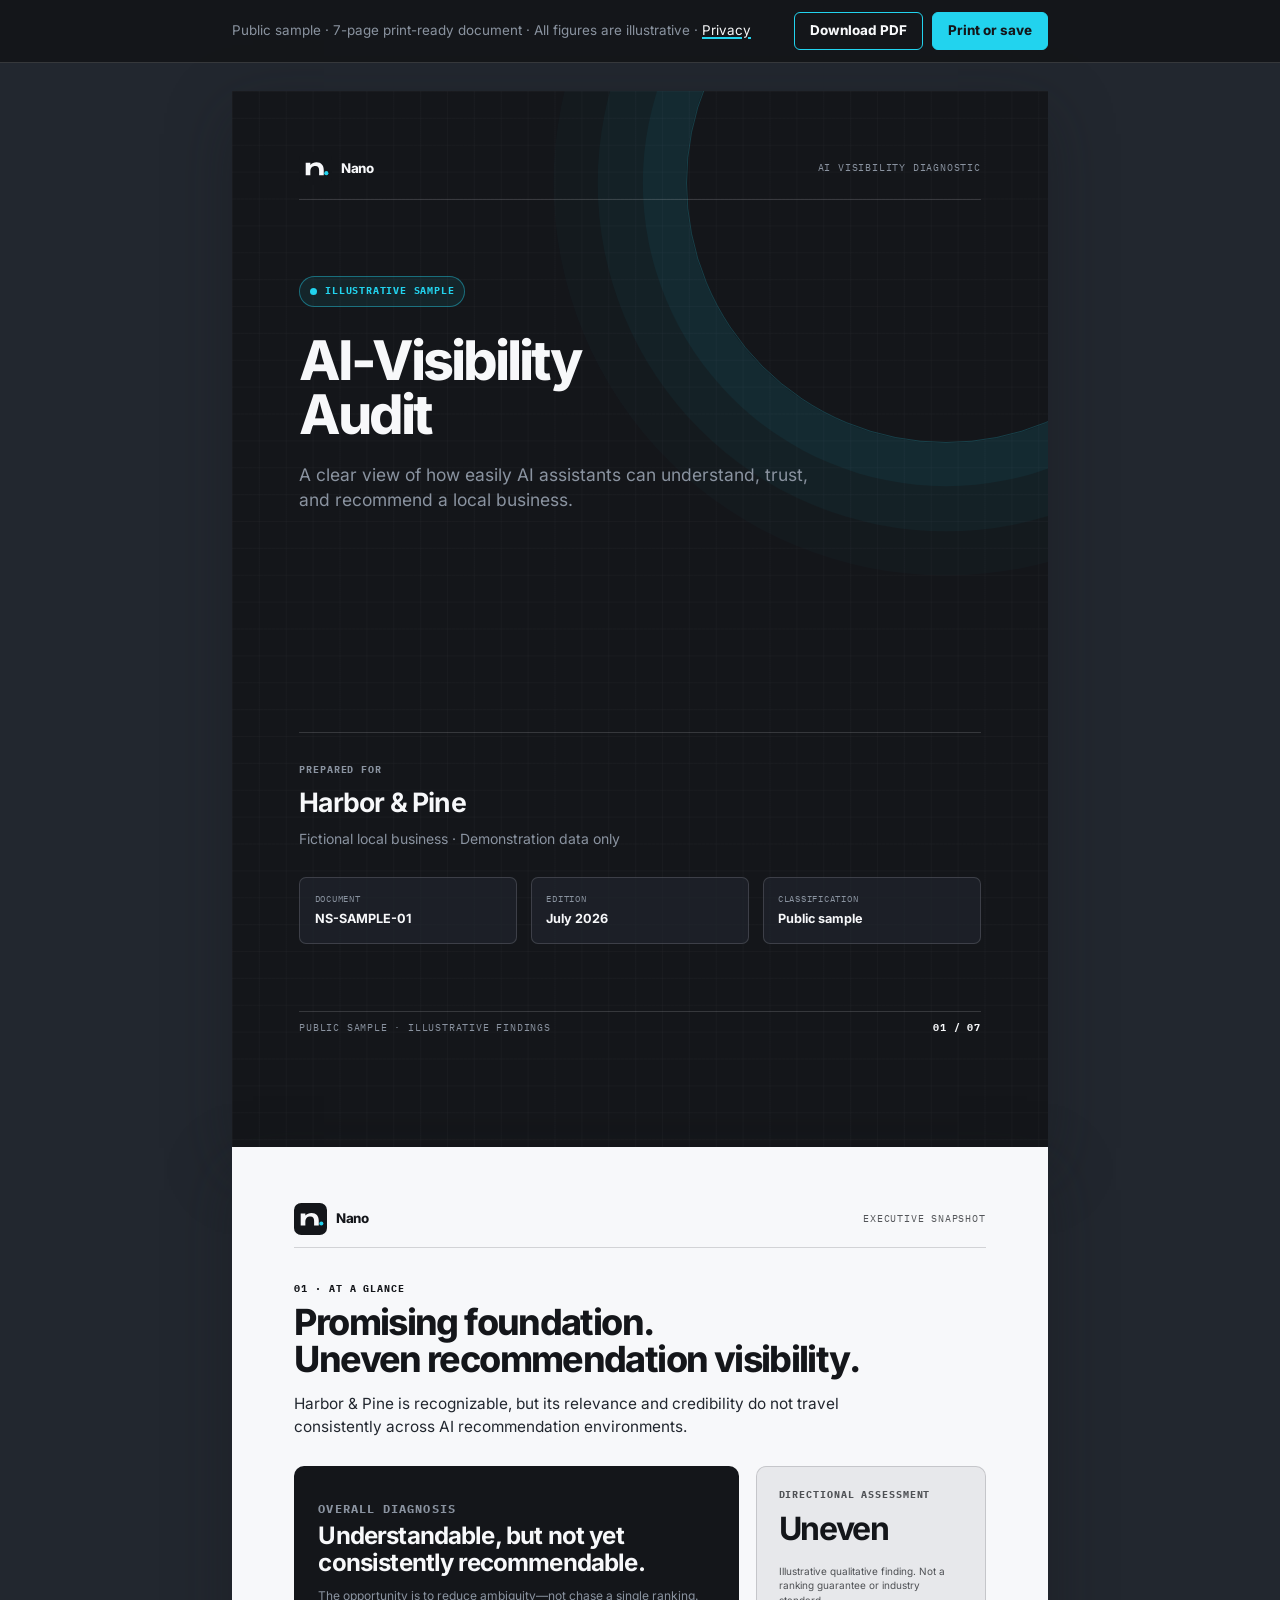
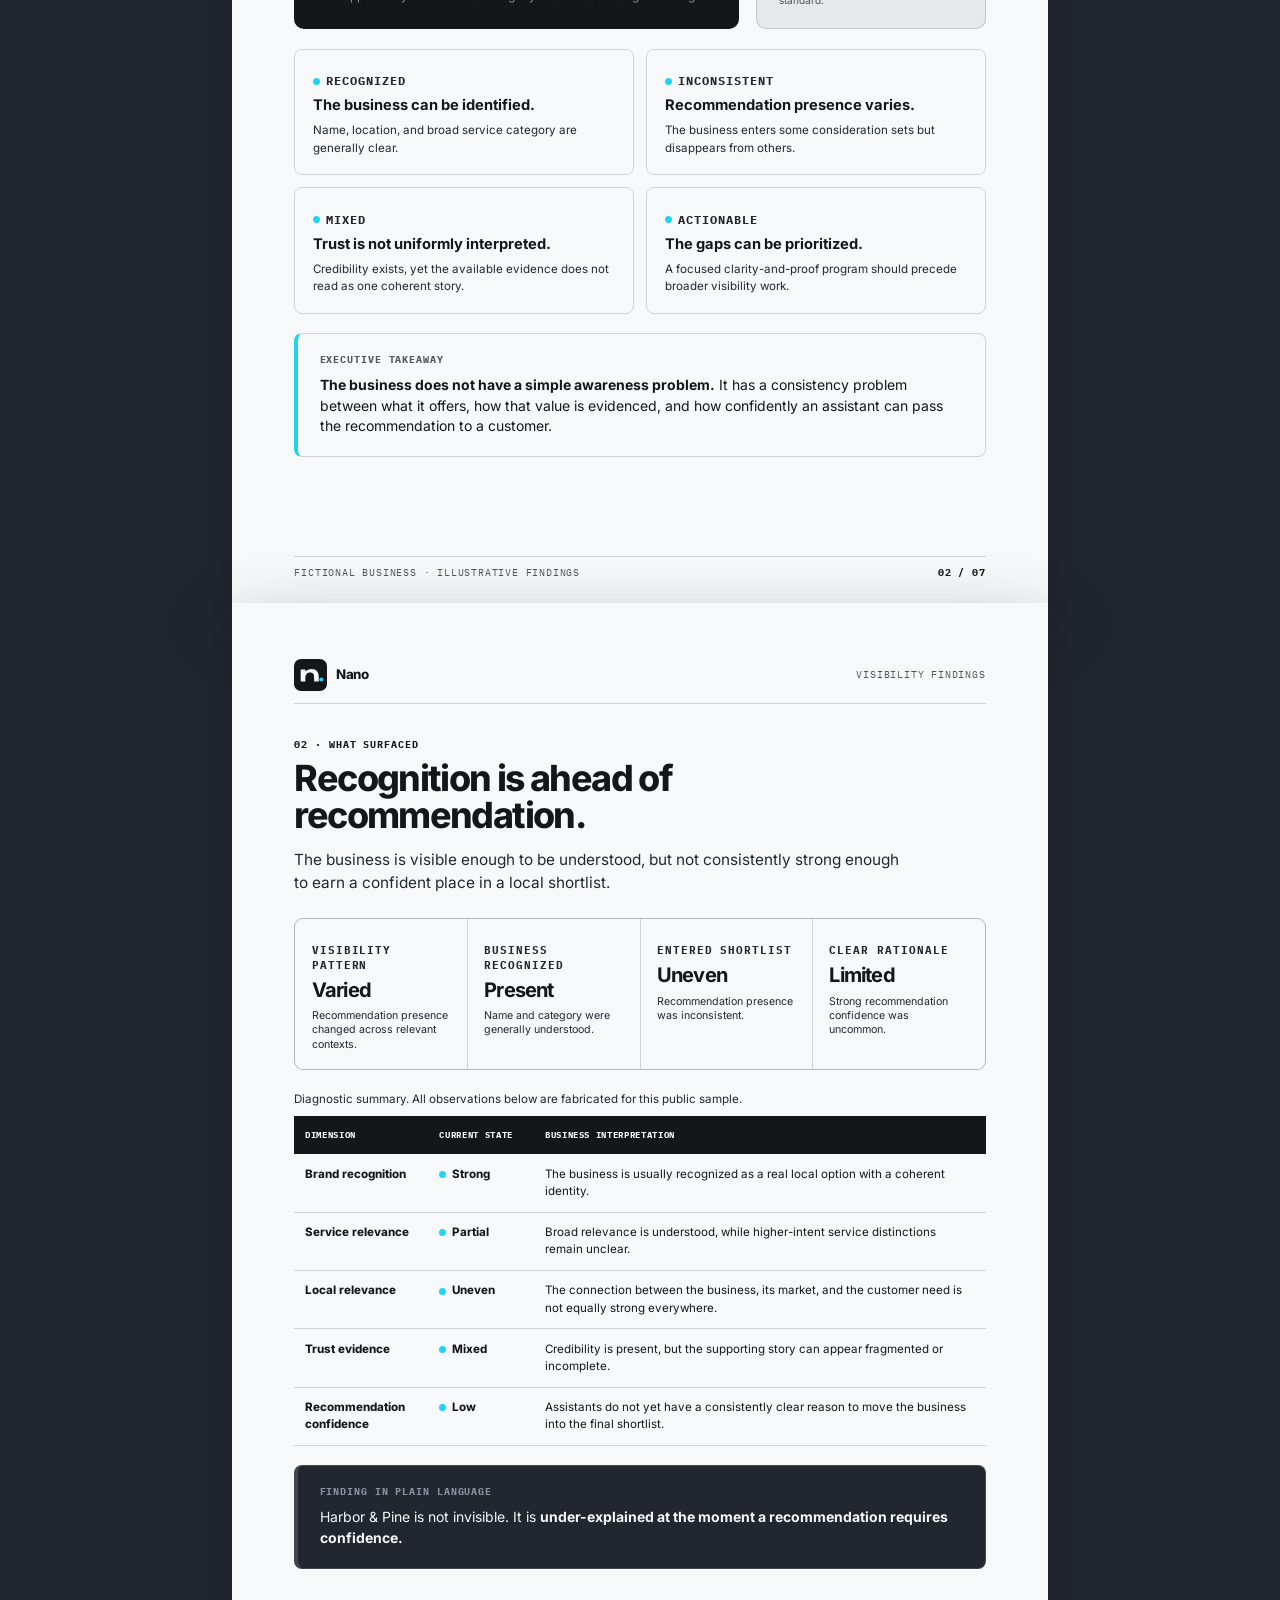
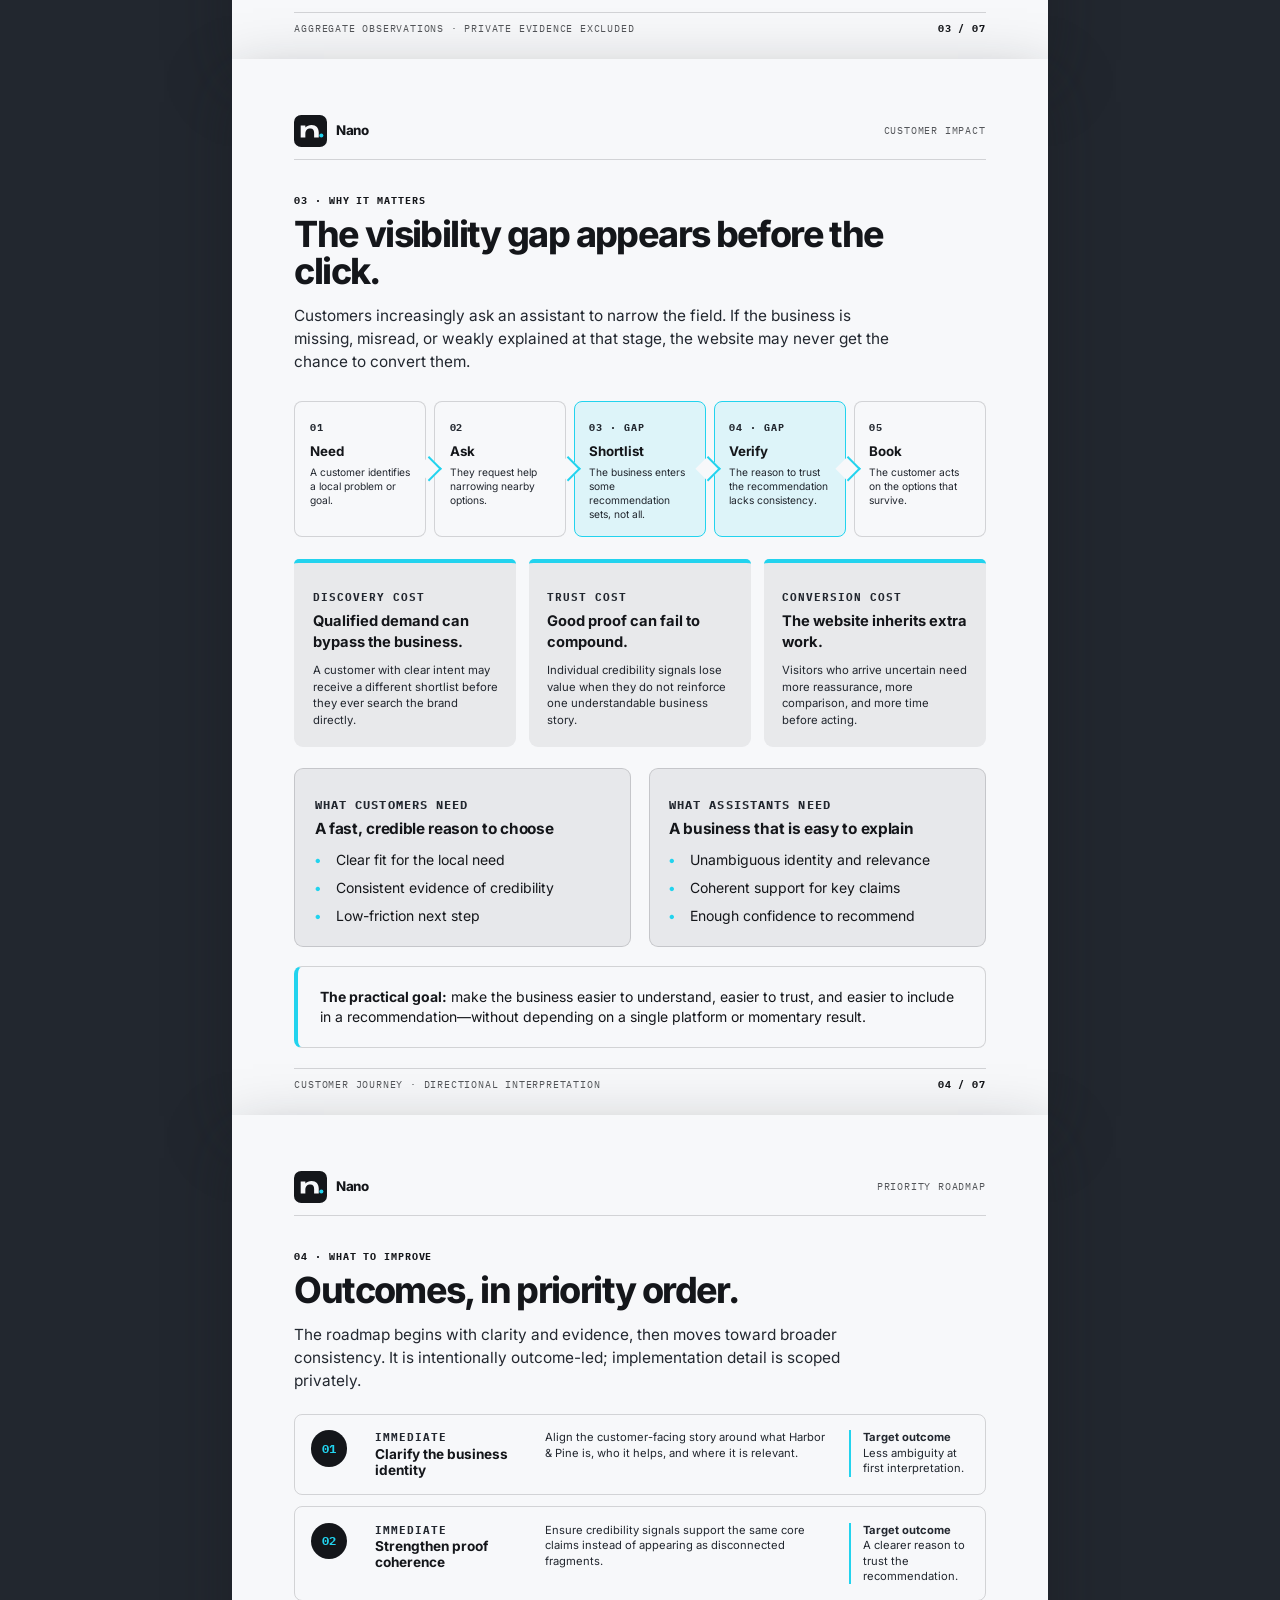
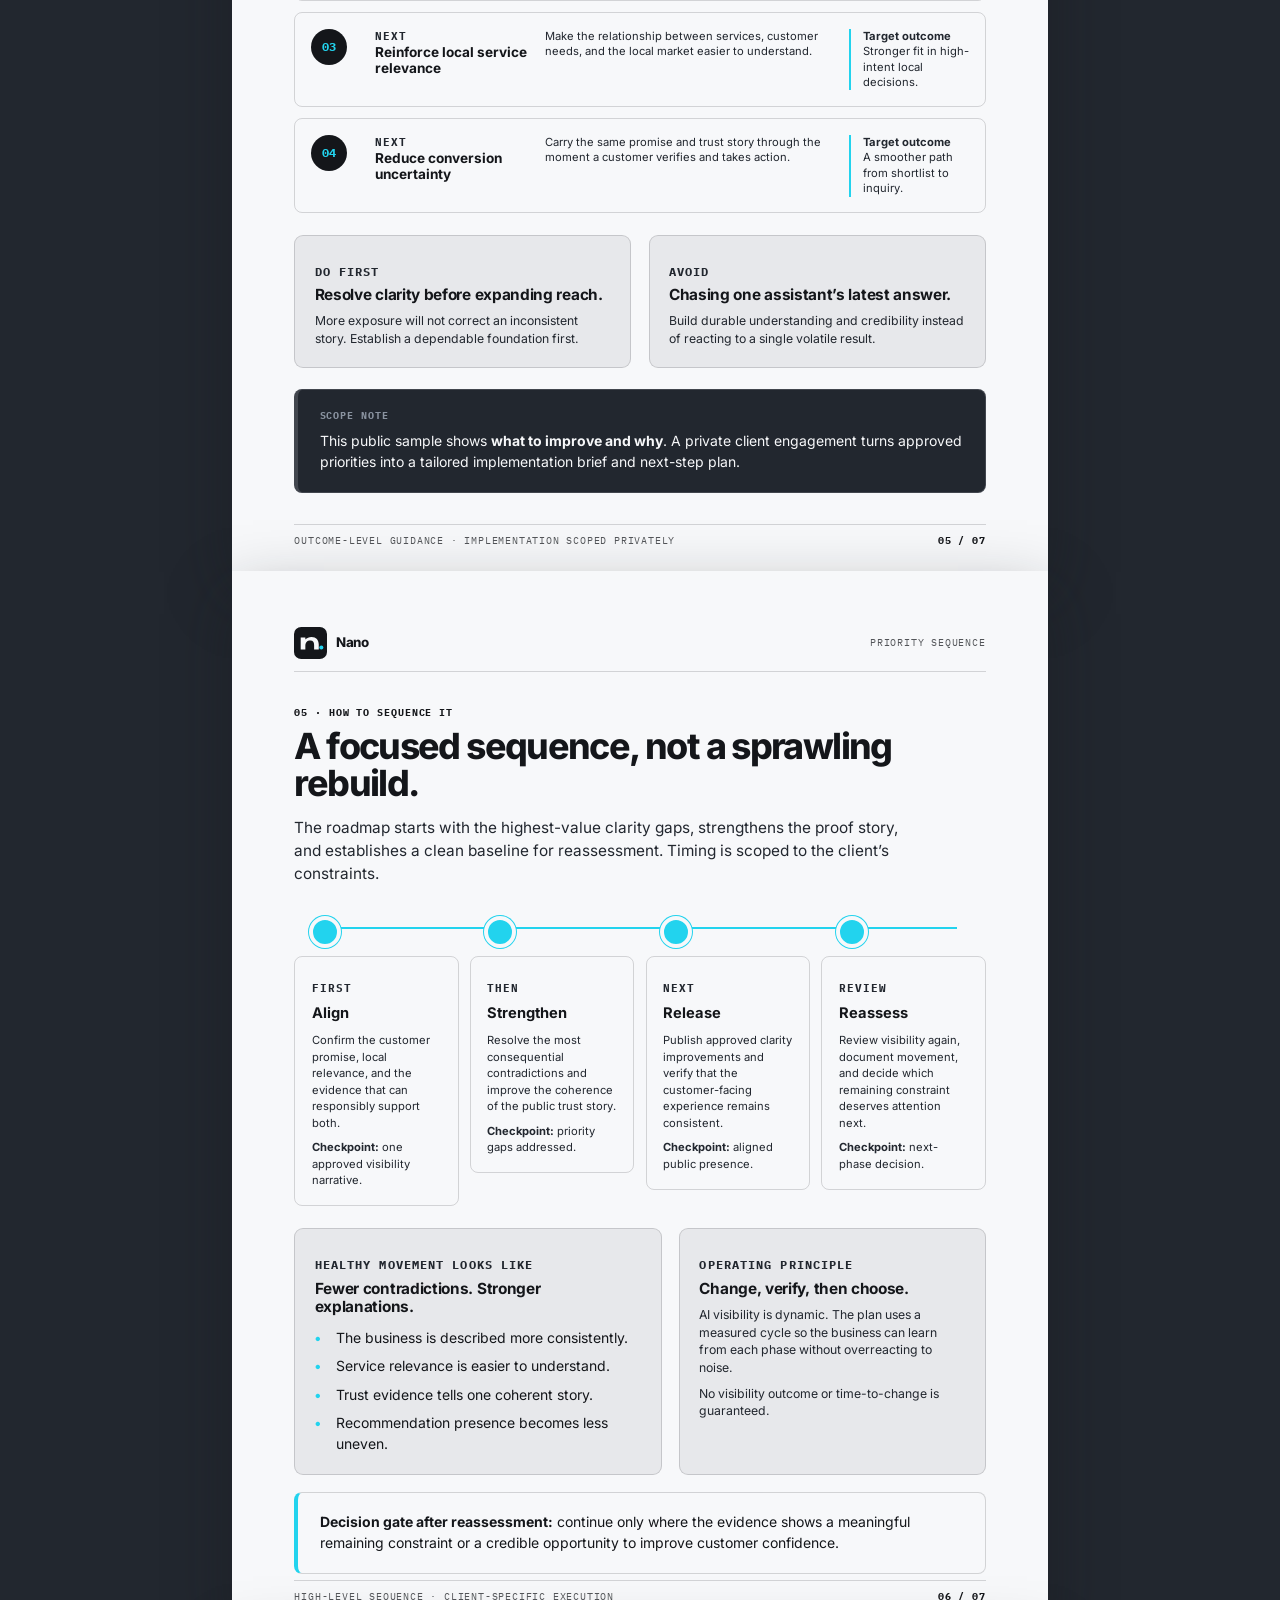
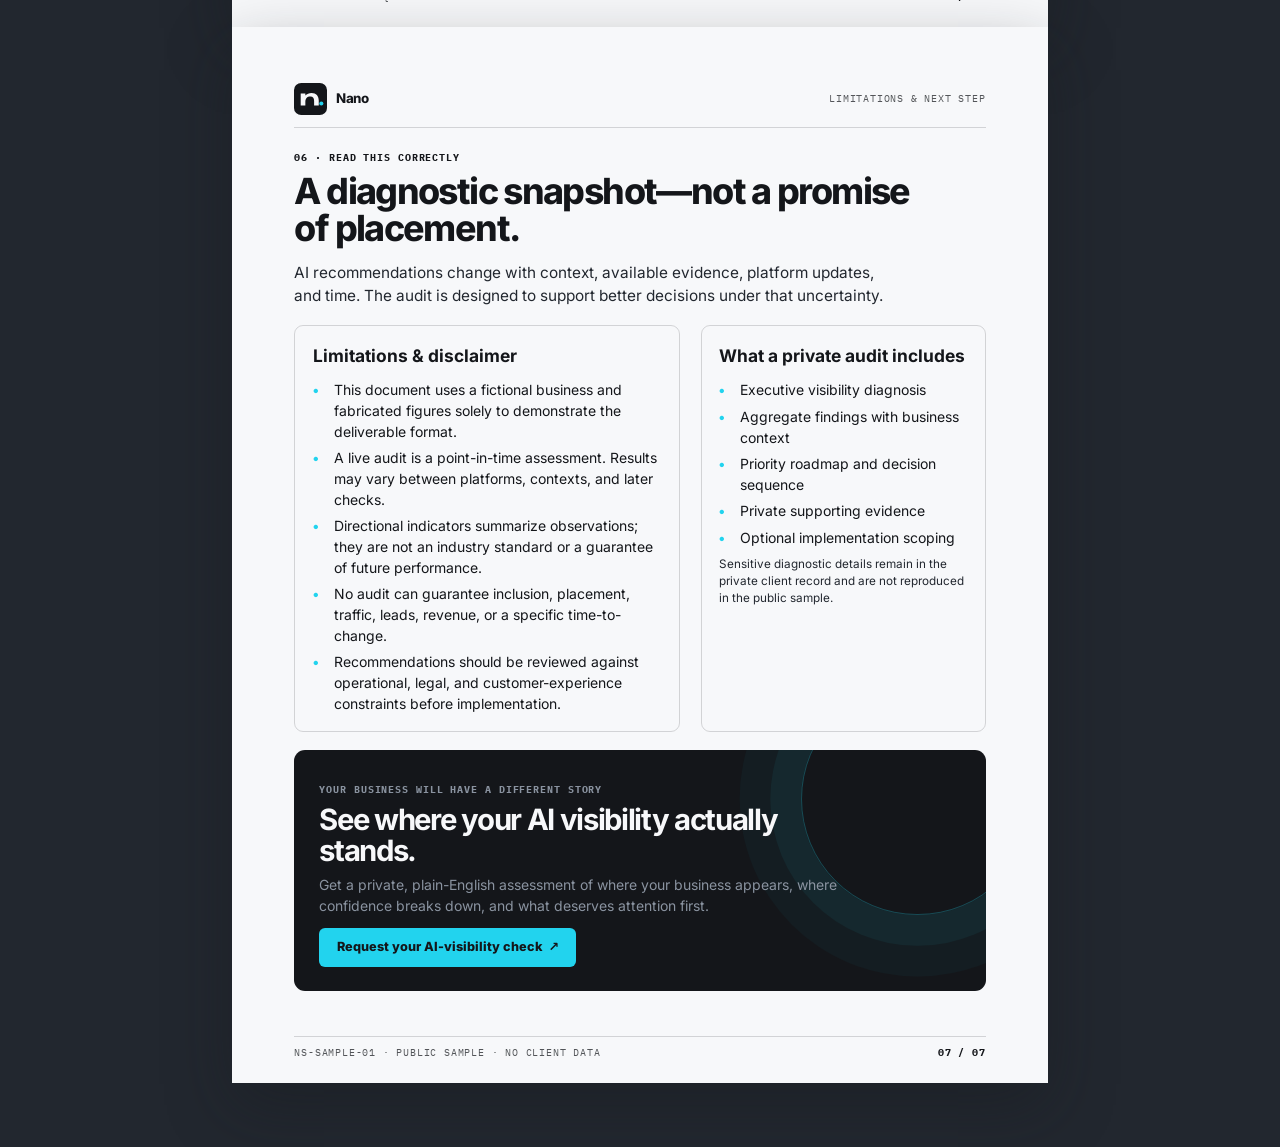
<file: sample-audit.html>
<!doctype html>
<html lang="en">
<head>
  <meta charset="utf-8">
  <meta name="viewport" content="width=device-width, initial-scale=1">
  <title>Sample AI-Visibility Audit | Nano</title>
  <meta name="description" content="A privacy-safe, illustrative sample of a Nano AI-visibility audit for a fictional local business.">
  <meta name="robots" content="index,follow,max-image-preview:large">
  <link rel="canonical" href="https://nanosolutionshq.github.io/sample-audit">
  <meta property="og:type" content="website">
  <meta property="og:site_name" content="Nano">
  <meta property="og:title" content="Sample AI-Visibility Audit | Nano">
  <meta property="og:description" content="See how Nano organizes AI-visibility findings into a clear, prioritized business roadmap in a fictional sample.">
  <meta property="og:url" content="https://nanosolutionshq.github.io/sample-audit">
  <meta property="og:image" content="https://nanosolutionshq.github.io/og.png">
  <meta name="twitter:card" content="summary_large_image">
  <meta name="twitter:title" content="Sample AI-Visibility Audit | Nano">
  <meta name="twitter:description" content="A polished, privacy-safe example of an AI-visibility audit for a fictional local business.">
  <meta name="twitter:image" content="https://nanosolutionshq.github.io/og.png">
  <meta name="theme-color" content="#14161A">
  <link rel="icon" href="favicon.svg" type="image/svg+xml">
  <link rel="stylesheet" href="assets/css/fonts.css?v=20260714-1">
  <link rel="stylesheet" href="assets/sample/sample-audit.css?v=20260714-4">
  <script defer src="https://cloud.umami.is/script.js" data-website-id="a9b7ba1e-7be3-4b48-bb45-84d004ca94ab" data-domains="nanosolutionshq.github.io" data-exclude-search="true" data-exclude-hash="true" data-do-not-track="true"></script>
  <script type="application/ld+json">
  {
    "@context": "https://schema.org",
    "@type": "DigitalDocument",
    "name": "Sample AI-Visibility Audit",
    "description": "A privacy-safe, illustrative sample of a Nano AI-visibility audit for a fictional local business.",
    "url": "https://nanosolutionshq.github.io/sample-audit",
    "dateModified": "2026-07-14",
    "isBasedOn": "Illustrative data created for demonstration only",
    "provider": {
      "@type": "Organization",
      "@id": "https://nanosolutionshq.github.io/#org",
      "name": "Nano",
      "alternateName": "Nano Solutions",
      "url": "https://nanosolutionshq.github.io/"
    }
  }
  </script>
</head>
<body>
  <a class="skip-link" href="#report">Skip to sample audit</a>

  <aside class="screen-toolbar" aria-label="Document controls">
    <p>Public sample · 7-page print-ready document · All figures are illustrative · <a href="/privacy">Privacy</a></p>
    <div class="toolbar-actions">
      <a class="toolbar-button secondary" href="assets/sample/nano-sample-ai-visibility-audit.pdf" download data-umami-event="sample-audit-download">Download PDF</a>
      <button class="toolbar-button" type="button" onclick="window.print()" data-umami-event="sample-audit-print">Print or save</button>
    </div>
  </aside>

  <main id="report" class="report">
    <section class="report-page cover" aria-labelledby="cover-title">
      <header class="report-header">
        <span class="brand">
          <img class="brand-mark" src="favicon.svg" alt="">
          Nano
        </span>
        <span>AI visibility diagnostic</span>
      </header>

      <div class="cover-body">
        <div>
          <span class="sample-badge">Illustrative sample</span>
          <h1 id="cover-title" class="cover-title">AI-Visibility<br>Audit</h1>
          <p class="cover-subtitle">A clear view of how easily AI assistants can understand, trust, and recommend a local business.</p>
        </div>

        <div>
          <div class="cover-client">
            <p class="mini-label">Prepared for</p>
            <h2>Harbor &amp; Pine</h2>
            <p>Fictional local business · Demonstration data only</p>
          </div>

          <dl class="cover-meta">
            <div>
              <dt>Document</dt>
              <dd>NS-SAMPLE-01</dd>
            </div>
            <div>
              <dt>Edition</dt>
              <dd>July 2026</dd>
            </div>
            <div>
              <dt>Classification</dt>
              <dd>Public sample</dd>
            </div>
          </dl>
        </div>
      </div>

      <footer class="report-footer">
        <span>Public sample · Illustrative findings</span>
        <span class="footer-page">01 / 07</span>
      </footer>
    </section>

    <section class="report-page" aria-labelledby="snapshot-title">
      <header class="report-header">
        <span class="brand">
          <img class="brand-mark" src="favicon.svg" alt="">
          Nano
        </span>
        <span>Executive snapshot</span>
      </header>

      <div class="page-body">
        <p class="page-kicker">01 · At a glance</p>
        <h2 id="snapshot-title" class="page-title">Promising foundation.<br>Uneven recommendation visibility.</h2>
        <p class="page-dek">Harbor &amp; Pine is recognizable, but its relevance and credibility do not travel consistently across AI recommendation environments.</p>

        <div class="snapshot-hero">
          <article class="snapshot-statement">
            <p class="mini-label">Overall diagnosis</p>
            <strong>Understandable, but not yet consistently recommendable.</strong>
            <p>The opportunity is to reduce ambiguity—not chase a single ranking.</p>
          </article>

          <aside class="directional-score" aria-label="Illustrative directional visibility assessment: uneven">
            <p class="metric-label">Directional assessment</p>
            <div class="score"><strong>Uneven</strong></div>
            <p class="fine-print">Illustrative qualitative finding. Not a ranking guarantee or industry standard.</p>
          </aside>
        </div>

        <div class="finding-grid" aria-label="Headline findings">
          <article class="finding-card">
            <p class="status-label"><span class="status">Recognized</span></p>
            <h3>The business can be identified.</h3>
            <p>Name, location, and broad service category are generally clear.</p>
          </article>
          <article class="finding-card">
            <p class="status-label"><span class="status">Inconsistent</span></p>
            <h3>Recommendation presence varies.</h3>
            <p>The business enters some consideration sets but disappears from others.</p>
          </article>
          <article class="finding-card">
            <p class="status-label"><span class="status">Mixed</span></p>
            <h3>Trust is not uniformly interpreted.</h3>
            <p>Credibility exists, yet the available evidence does not read as one coherent story.</p>
          </article>
          <article class="finding-card">
            <p class="status-label"><span class="status">Actionable</span></p>
            <h3>The gaps can be prioritized.</h3>
            <p>A focused clarity-and-proof program should precede broader visibility work.</p>
          </article>
        </div>

        <aside class="callout" style="margin-top: 0.2in;">
          <p class="mini-label">Executive takeaway</p>
          <p><strong>The business does not have a simple awareness problem.</strong> It has a consistency problem between what it offers, how that value is evidenced, and how confidently an assistant can pass the recommendation to a customer.</p>
        </aside>
      </div>

      <footer class="report-footer">
        <span>Fictional business · Illustrative findings</span>
        <span class="footer-page">02 / 07</span>
      </footer>
    </section>

    <section class="report-page" aria-labelledby="findings-title">
      <header class="report-header">
        <span class="brand">
          <img class="brand-mark" src="favicon.svg" alt="">
          Nano
        </span>
        <span>Visibility findings</span>
      </header>

      <div class="page-body">
        <p class="page-kicker">02 · What surfaced</p>
        <h2 id="findings-title" class="page-title">Recognition is ahead of recommendation.</h2>
        <p class="page-dek">The business is visible enough to be understood, but not consistently strong enough to earn a confident place in a local shortlist.</p>

        <div class="exposure-strip" aria-label="Illustrative aggregate visibility observations">
          <article>
            <p class="metric-label">Visibility pattern</p>
            <strong>Varied</strong>
            <p>Recommendation presence changed across relevant contexts.</p>
          </article>
          <article>
            <p class="metric-label">Business recognized</p>
            <strong>Present</strong>
            <p>Name and category were generally understood.</p>
          </article>
          <article>
            <p class="metric-label">Entered shortlist</p>
            <strong>Uneven</strong>
            <p>Recommendation presence was inconsistent.</p>
          </article>
          <article>
            <p class="metric-label">Clear rationale</p>
            <strong>Limited</strong>
            <p>Strong recommendation confidence was uncommon.</p>
          </article>
        </div>

        <table class="signal-table">
          <caption>Diagnostic summary. All observations below are fabricated for this public sample.</caption>
          <thead>
            <tr>
              <th scope="col">Dimension</th>
              <th scope="col">Current state</th>
              <th scope="col">Business interpretation</th>
            </tr>
          </thead>
          <tbody>
            <tr>
              <th scope="row">Brand recognition</th>
              <td><span class="signal-state">Strong</span></td>
              <td>The business is usually recognized as a real local option with a coherent identity.</td>
            </tr>
            <tr>
              <th scope="row">Service relevance</th>
              <td><span class="signal-state">Partial</span></td>
              <td>Broad relevance is understood, while higher-intent service distinctions remain unclear.</td>
            </tr>
            <tr>
              <th scope="row">Local relevance</th>
              <td><span class="signal-state">Uneven</span></td>
              <td>The connection between the business, its market, and the customer need is not equally strong everywhere.</td>
            </tr>
            <tr>
              <th scope="row">Trust evidence</th>
              <td><span class="signal-state">Mixed</span></td>
              <td>Credibility is present, but the supporting story can appear fragmented or incomplete.</td>
            </tr>
            <tr>
              <th scope="row">Recommendation confidence</th>
              <td><span class="signal-state">Low</span></td>
              <td>Assistants do not yet have a consistently clear reason to move the business into the final shortlist.</td>
            </tr>
          </tbody>
        </table>

        <aside class="callout dark" style="margin-top: 0.2in;">
          <p class="mini-label">Finding in plain language</p>
          <p>Harbor &amp; Pine is not invisible. It is <strong>under-explained at the moment a recommendation requires confidence.</strong></p>
        </aside>
      </div>

      <footer class="report-footer">
        <span>Aggregate observations · Private evidence excluded</span>
        <span class="footer-page">03 / 07</span>
      </footer>
    </section>

    <section class="report-page" aria-labelledby="impact-title">
      <header class="report-header">
        <span class="brand">
          <img class="brand-mark" src="favicon.svg" alt="">
          Nano
        </span>
        <span>Customer impact</span>
      </header>

      <div class="page-body">
        <p class="page-kicker">03 · Why it matters</p>
        <h2 id="impact-title" class="page-title">The visibility gap appears before the click.</h2>
        <p class="page-dek">Customers increasingly ask an assistant to narrow the field. If the business is missing, misread, or weakly explained at that stage, the website may never get the chance to convert them.</p>

        <div class="journey" aria-label="Illustrative AI-assisted customer journey">
          <article class="journey-step">
            <p class="mini-label">01</p>
            <strong>Need</strong>
            <p>A customer identifies a local problem or goal.</p>
          </article>
          <article class="journey-step">
            <p class="mini-label">02</p>
            <strong>Ask</strong>
            <p>They request help narrowing nearby options.</p>
          </article>
          <article class="journey-step breakpoint">
            <p class="mini-label">03 · Gap</p>
            <strong>Shortlist</strong>
            <p>The business enters some recommendation sets, not all.</p>
          </article>
          <article class="journey-step breakpoint">
            <p class="mini-label">04 · Gap</p>
            <strong>Verify</strong>
            <p>The reason to trust the recommendation lacks consistency.</p>
          </article>
          <article class="journey-step">
            <p class="mini-label">05</p>
            <strong>Book</strong>
            <p>The customer acts on the options that survive.</p>
          </article>
        </div>

        <div class="impact-grid">
          <article class="impact-card">
            <p class="mini-label">Discovery cost</p>
            <h3>Qualified demand can bypass the business.</h3>
            <p>A customer with clear intent may receive a different shortlist before they ever search the brand directly.</p>
          </article>
          <article class="impact-card">
            <p class="mini-label">Trust cost</p>
            <h3>Good proof can fail to compound.</h3>
            <p>Individual credibility signals lose value when they do not reinforce one understandable business story.</p>
          </article>
          <article class="impact-card">
            <p class="mini-label">Conversion cost</p>
            <h3>The website inherits extra work.</h3>
            <p>Visitors who arrive uncertain need more reassurance, more comparison, and more time before acting.</p>
          </article>
        </div>

        <div class="two-column" style="margin-top: 0.22in;">
          <article class="card tinted">
            <p class="mini-label">What customers need</p>
            <h3>A fast, credible reason to choose</h3>
            <ul class="compact-list">
              <li>Clear fit for the local need</li>
              <li>Consistent evidence of credibility</li>
              <li>Low-friction next step</li>
            </ul>
          </article>
          <article class="card tinted">
            <p class="mini-label">What assistants need</p>
            <h3>A business that is easy to explain</h3>
            <ul class="compact-list">
              <li>Unambiguous identity and relevance</li>
              <li>Coherent support for key claims</li>
              <li>Enough confidence to recommend</li>
            </ul>
          </article>
        </div>

        <aside class="callout" style="margin-top: 0.2in;">
          <p><strong>The practical goal:</strong> make the business easier to understand, easier to trust, and easier to include in a recommendation—without depending on a single platform or momentary result.</p>
        </aside>
      </div>

      <footer class="report-footer">
        <span>Customer journey · Directional interpretation</span>
        <span class="footer-page">04 / 07</span>
      </footer>
    </section>

    <section class="report-page" aria-labelledby="recommendations-title">
      <header class="report-header">
        <span class="brand">
          <img class="brand-mark" src="favicon.svg" alt="">
          Nano
        </span>
        <span>Priority roadmap</span>
      </header>

      <div class="page-body">
        <p class="page-kicker">04 · What to improve</p>
        <h2 id="recommendations-title" class="page-title">Outcomes, in priority order.</h2>
        <p class="page-dek">The roadmap begins with clarity and evidence, then moves toward broader consistency. It is intentionally outcome-led; implementation detail is scoped privately.</p>

        <div class="recommendation-list">
          <article class="recommendation">
            <span class="priority-number" aria-label="Priority 1">01</span>
            <div>
              <p class="priority">Immediate</p>
              <h3>Clarify the business identity</h3>
            </div>
            <p>Align the customer-facing story around what Harbor &amp; Pine is, who it helps, and where it is relevant.</p>
            <p class="target"><strong>Target outcome</strong><br>Less ambiguity at first interpretation.</p>
          </article>

          <article class="recommendation">
            <span class="priority-number" aria-label="Priority 2">02</span>
            <div>
              <p class="priority">Immediate</p>
              <h3>Strengthen proof coherence</h3>
            </div>
            <p>Ensure credibility signals support the same core claims instead of appearing as disconnected fragments.</p>
            <p class="target"><strong>Target outcome</strong><br>A clearer reason to trust the recommendation.</p>
          </article>

          <article class="recommendation">
            <span class="priority-number" aria-label="Priority 3">03</span>
            <div>
              <p class="priority">Next</p>
              <h3>Reinforce local service relevance</h3>
            </div>
            <p>Make the relationship between services, customer needs, and the local market easier to understand.</p>
            <p class="target"><strong>Target outcome</strong><br>Stronger fit in high-intent local decisions.</p>
          </article>

          <article class="recommendation">
            <span class="priority-number" aria-label="Priority 4">04</span>
            <div>
              <p class="priority">Next</p>
              <h3>Reduce conversion uncertainty</h3>
            </div>
            <p>Carry the same promise and trust story through the moment a customer verifies and takes action.</p>
            <p class="target"><strong>Target outcome</strong><br>A smoother path from shortlist to inquiry.</p>
          </article>
        </div>

        <div class="two-column" style="margin-top: 0.23in;">
          <article class="card tinted">
            <p class="mini-label">Do first</p>
            <h3>Resolve clarity before expanding reach.</h3>
            <p>More exposure will not correct an inconsistent story. Establish a dependable foundation first.</p>
          </article>
          <article class="card tinted">
            <p class="mini-label">Avoid</p>
            <h3>Chasing one assistant’s latest answer.</h3>
            <p>Build durable understanding and credibility instead of reacting to a single volatile result.</p>
          </article>
        </div>

        <aside class="callout dark" style="margin-top: 0.22in;">
          <p class="mini-label">Scope note</p>
          <p>This public sample shows <strong>what to improve and why</strong>. A private client engagement turns approved priorities into a tailored implementation brief and next-step plan.</p>
        </aside>
      </div>

      <footer class="report-footer">
        <span>Outcome-level guidance · Implementation scoped privately</span>
        <span class="footer-page">05 / 07</span>
      </footer>
    </section>

    <section class="report-page plan-page" aria-labelledby="plan-title">
      <header class="report-header">
        <span class="brand">
          <img class="brand-mark" src="favicon.svg" alt="">
          Nano
        </span>
        <span>Priority sequence</span>
      </header>

      <div class="page-body">
        <p class="page-kicker">05 · How to sequence it</p>
        <h2 id="plan-title" class="page-title">A focused sequence, not a sprawling rebuild.</h2>
        <p class="page-dek">The roadmap starts with the highest-value clarity gaps, strengthens the proof story, and establishes a clean baseline for reassessment. Timing is scoped to the client’s constraints.</p>

        <div class="timeline" aria-label="Illustrative high-level action sequence">
          <section class="week" aria-labelledby="week-one">
            <article>
              <p class="week-label">First</p>
              <h3 id="week-one">Align</h3>
              <p>Confirm the customer promise, local relevance, and the evidence that can responsibly support both.</p>
              <p><strong>Checkpoint:</strong> one approved visibility narrative.</p>
            </article>
          </section>
          <section class="week" aria-labelledby="week-two">
            <article>
              <p class="week-label">Then</p>
              <h3 id="week-two">Strengthen</h3>
              <p>Resolve the most consequential contradictions and improve the coherence of the public trust story.</p>
              <p><strong>Checkpoint:</strong> priority gaps addressed.</p>
            </article>
          </section>
          <section class="week" aria-labelledby="week-three">
            <article>
              <p class="week-label">Next</p>
              <h3 id="week-three">Release</h3>
              <p>Publish approved clarity improvements and verify that the customer-facing experience remains consistent.</p>
              <p><strong>Checkpoint:</strong> aligned public presence.</p>
            </article>
          </section>
          <section class="week" aria-labelledby="week-four">
            <article>
              <p class="week-label">Review</p>
              <h3 id="week-four">Reassess</h3>
              <p>Review visibility again, document movement, and decide which remaining constraint deserves attention next.</p>
              <p><strong>Checkpoint:</strong> next-phase decision.</p>
            </article>
          </section>
        </div>

        <div class="success-panel">
          <article class="card tinted">
            <p class="mini-label">Healthy movement looks like</p>
            <h3>Fewer contradictions. Stronger explanations.</h3>
            <ul class="check-list">
              <li>The business is described more consistently.</li>
              <li>Service relevance is easier to understand.</li>
              <li>Trust evidence tells one coherent story.</li>
              <li>Recommendation presence becomes less uneven.</li>
            </ul>
          </article>
          <article class="card tinted">
            <p class="mini-label">Operating principle</p>
            <h3>Change, verify, then choose.</h3>
            <p>AI visibility is dynamic. The plan uses a measured cycle so the business can learn from each phase without overreacting to noise.</p>
            <p class="fine-print">No visibility outcome or time-to-change is guaranteed.</p>
          </article>
        </div>

        <aside class="callout" style="margin-top: 0.18in;">
          <p><strong>Decision gate after reassessment:</strong> continue only where the evidence shows a meaningful remaining constraint or a credible opportunity to improve customer confidence.</p>
        </aside>
      </div>

      <footer class="report-footer">
        <span>High-level sequence · Client-specific execution</span>
        <span class="footer-page">06 / 07</span>
      </footer>
    </section>

    <section class="report-page closing-page" aria-labelledby="close-title">
      <header class="report-header">
        <span class="brand">
          <img class="brand-mark" src="favicon.svg" alt="">
          Nano
        </span>
        <span>Limitations &amp; next step</span>
      </header>

      <div class="page-body">
        <p class="page-kicker">06 · Read this correctly</p>
        <h2 id="close-title" class="page-title">A diagnostic snapshot—not a promise of placement.</h2>
        <p class="page-dek">AI recommendations change with context, available evidence, platform updates, and time. The audit is designed to support better decisions under that uncertainty.</p>

        <div class="close-grid">
          <article class="limit-card">
            <h2>Limitations &amp; disclaimer</h2>
            <ul class="caveat-list">
              <li>This document uses a fictional business and fabricated figures solely to demonstrate the deliverable format.</li>
              <li>A live audit is a point-in-time assessment. Results may vary between platforms, contexts, and later checks.</li>
              <li>Directional indicators summarize observations; they are not an industry standard or a guarantee of future performance.</li>
              <li>No audit can guarantee inclusion, placement, traffic, leads, revenue, or a specific time-to-change.</li>
              <li>Recommendations should be reviewed against operational, legal, and customer-experience constraints before implementation.</li>
            </ul>
          </article>

          <article class="deliverable-card">
            <h2>What a private audit includes</h2>
            <ul class="check-list">
              <li>Executive visibility diagnosis</li>
              <li>Aggregate findings with business context</li>
              <li>Priority roadmap and decision sequence</li>
              <li>Private supporting evidence</li>
              <li>Optional implementation scoping</li>
            </ul>
            <p class="fine-print">Sensitive diagnostic details remain in the private client record and are not reproduced in the public sample.</p>
          </article>
        </div>

        <section class="closing-cta" aria-labelledby="cta-title">
          <p class="page-kicker">Your business will have a different story</p>
          <h2 id="cta-title">See where your AI visibility actually stands.</h2>
          <p>Get a private, plain-English assessment of where your business appears, where confidence breaks down, and what deserves attention first.</p>
          <a class="cta-link" href="https://nanosolutionshq.github.io/free-check/" data-umami-event="free-check-cta" data-umami-event-placement="sample-audit">Request your AI-visibility check&nbsp; ↗</a>
        </section>

      </div>

      <footer class="report-footer">
        <span>NS-SAMPLE-01 · Public sample · No client data</span>
        <span class="footer-page">07 / 07</span>
      </footer>
    </section>
  </main>
</body>
</html>
</file>
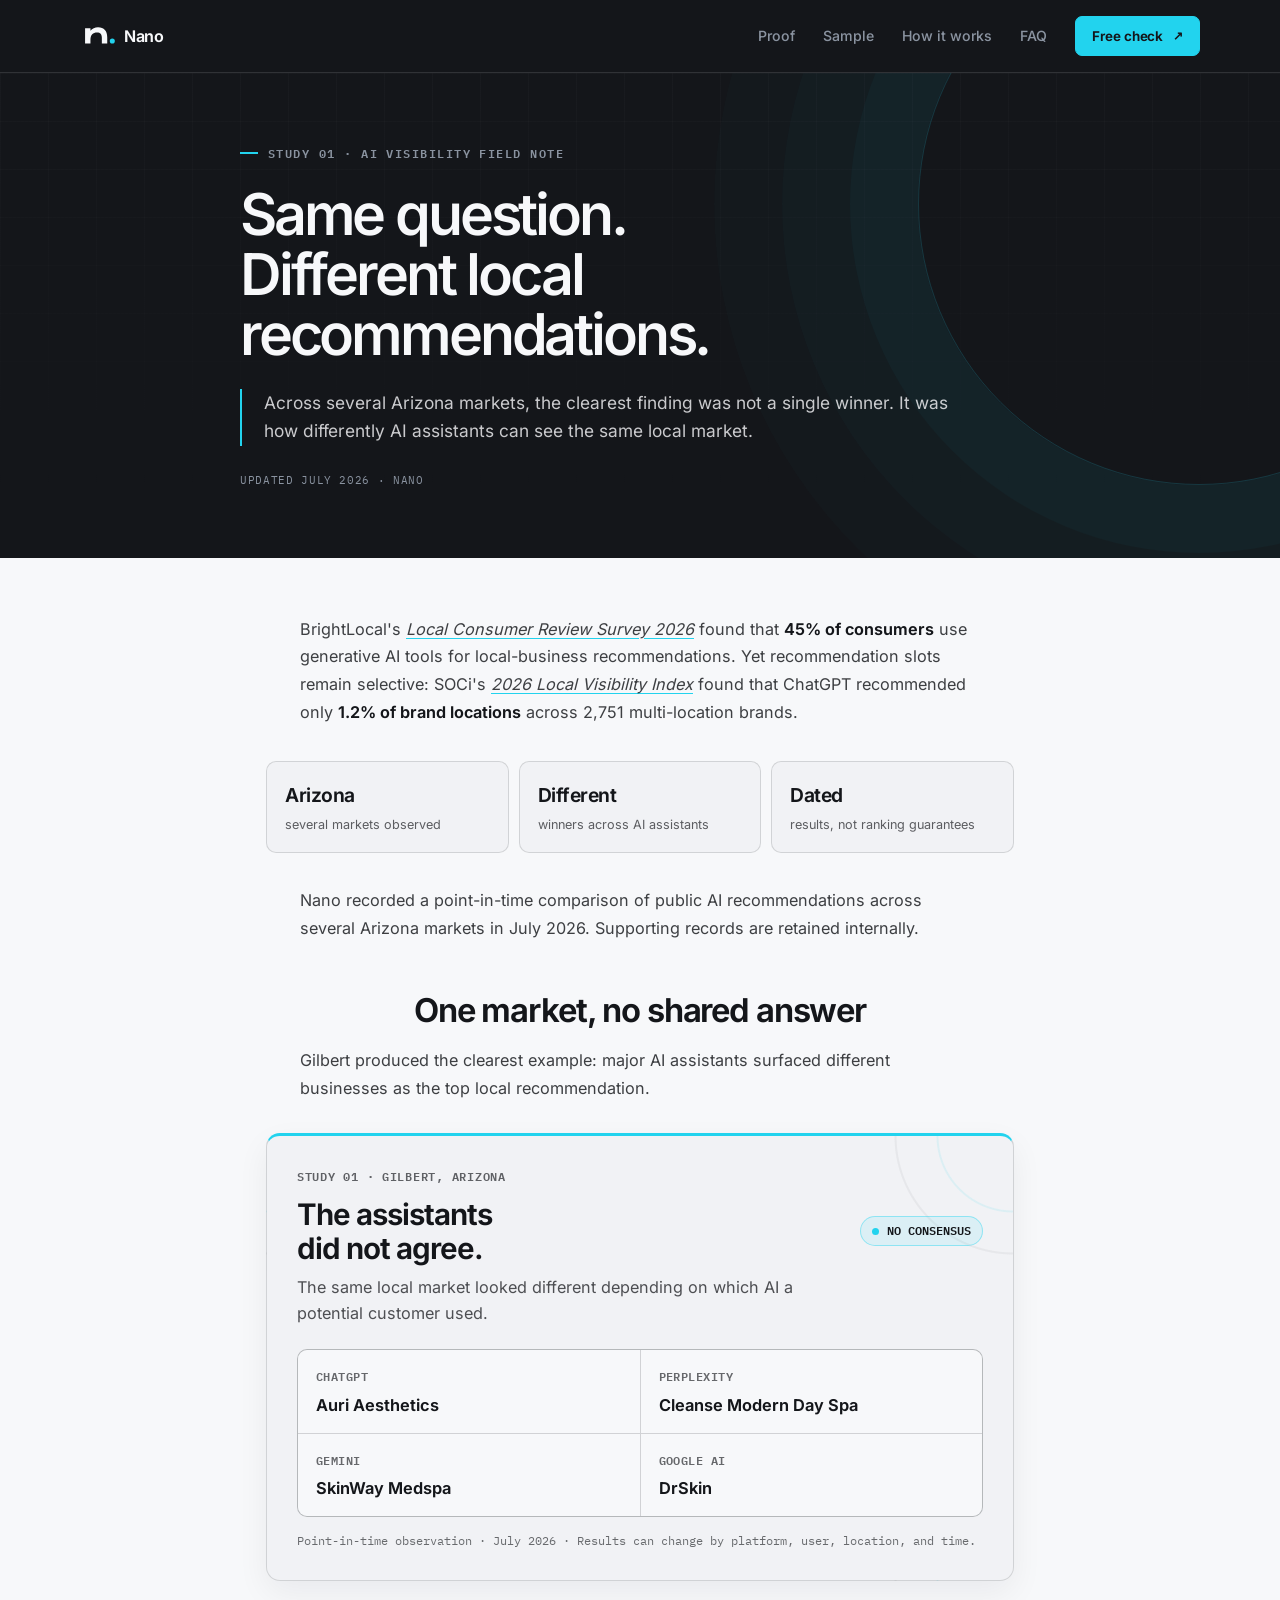
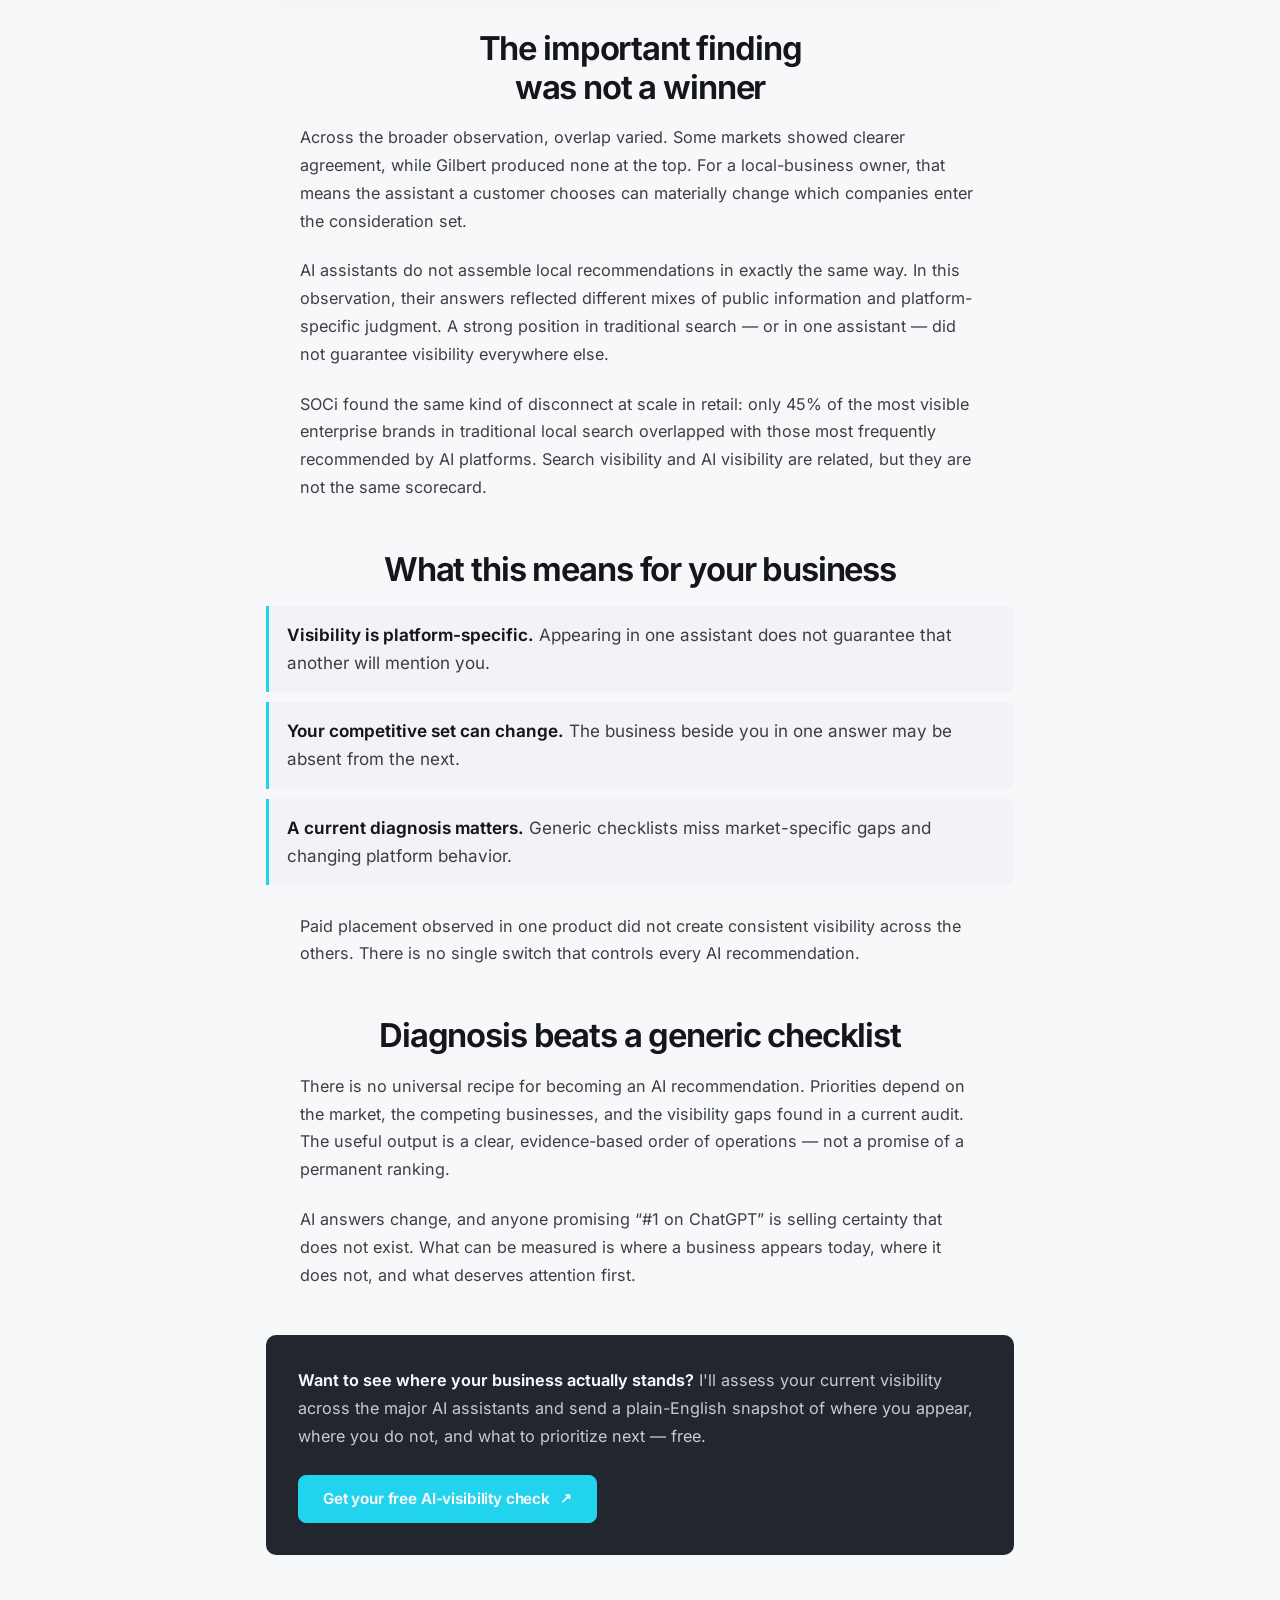
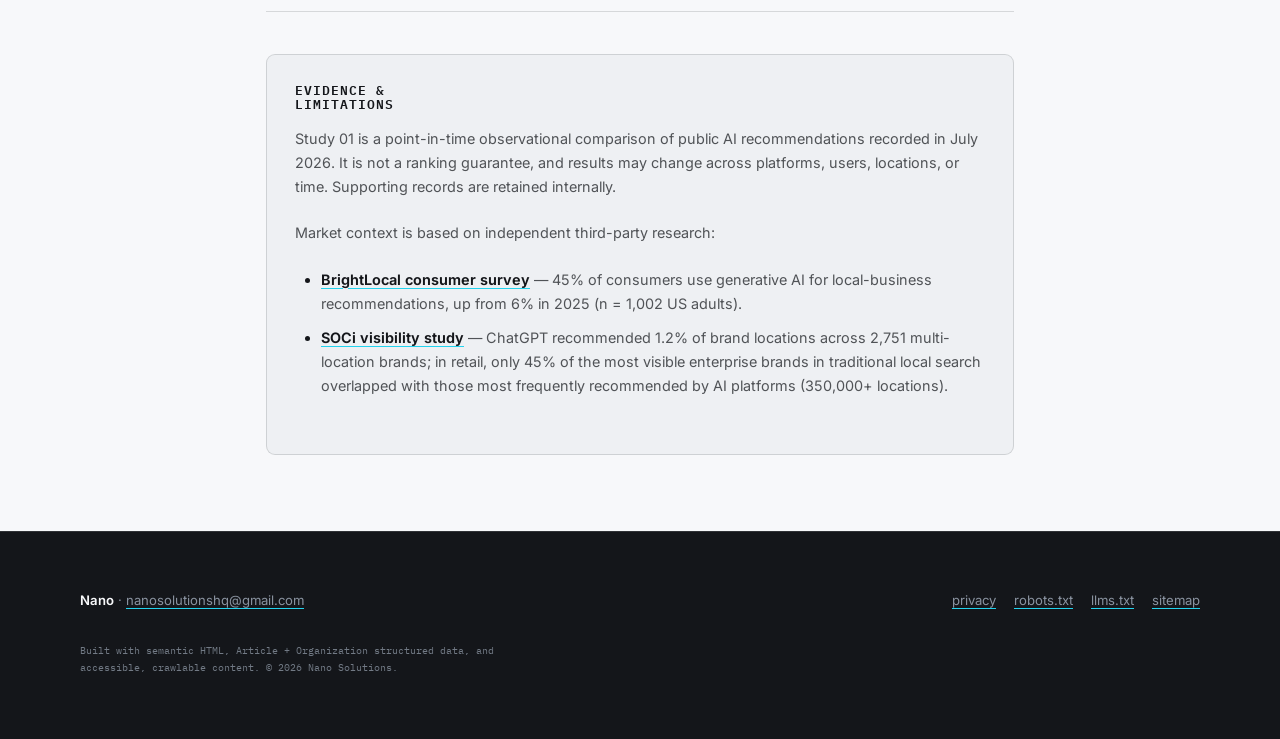
<file: study.html>
<!DOCTYPE html>
<html lang="en">
<head>
  <meta charset="utf-8">
  <meta name="viewport" content="width=device-width, initial-scale=1">
  <title>Why AI Recommendations Differ Across Platforms — Study 01 | Nano</title>
  <meta name="description" content="Study 01 compares public AI recommendations across several Arizona markets. In Gilbert, the assistants did not agree on a top med spa recommendation — showing how uneven AI visibility can be.">
  <link rel="canonical" href="https://nanosolutionshq.github.io/study">
  <meta name="theme-color" content="#14161A">
  <meta name="color-scheme" content="light dark">
  <link rel="icon" type="image/svg+xml" href="/favicon.svg">
  <link rel="icon" type="image/png" sizes="32x32" href="/favicon-32.png">
  <link rel="apple-touch-icon" sizes="180x180" href="/apple-touch-icon.png">
  <link rel="manifest" href="/site.webmanifest">

  <!-- Open Graph / social -->
  <meta property="og:type" content="article">
  <meta property="og:site_name" content="Nano">
  <meta property="og:url" content="https://nanosolutionshq.github.io/study">
  <meta property="og:title" content="Same question. Different local recommendations.">
  <meta property="og:description" content="In a dated Gilbert snapshot, AI assistants surfaced different med spa picks — a clear example of uneven AI visibility.">
  <meta property="og:image" content="https://nanosolutionshq.github.io/study-og.png">
  <meta property="og:image:width" content="1200">
  <meta property="og:image:height" content="630">
  <meta property="og:image:alt" content="Study 01 — AI assistants gave different top med spa recommendations in Gilbert, Arizona">
  <meta property="article:published_time" content="2026-07-13">
  <meta name="twitter:card" content="summary_large_image">
  <meta name="twitter:title" content="Same question, different local recommendations">
  <meta name="twitter:description" content="Study 01 shows how differently AI assistants can see the same local market.">
  <meta name="twitter:image" content="https://nanosolutionshq.github.io/study-og.png">
  <meta name="twitter:image:alt" content="Study 01 — AI assistants gave different top med spa recommendations in Gilbert, Arizona">

  <!-- Self-hosted brand typography -->
  <link rel="stylesheet" href="/assets/css/fonts.css?v=20260714-1">

  <!-- Structured data: Article + Organization -->
  <script type="application/ld+json">
  {
    "@context": "https://schema.org",
    "@graph": [
      {
        "@type": "Organization",
        "@id": "https://nanosolutionshq.github.io/#org",
        "name": "Nano",
        "alternateName": "Nano Solutions",
        "url": "https://nanosolutionshq.github.io/",
        "logo": "https://nanosolutionshq.github.io/logo.png",
        "email": "nanosolutionshq@gmail.com"
      },
      {
        "@type": "Article",
        "@id": "https://nanosolutionshq.github.io/study#article",
        "mainEntityOfPage": "https://nanosolutionshq.github.io/study",
        "headline": "Same Question. Different Local Recommendations.",
        "description": "A point-in-time comparison of public AI recommendations across several Arizona markets. In Gilbert, the assistants did not agree on a top med spa recommendation, showing how uneven AI visibility can be.",
        "image": "https://nanosolutionshq.github.io/study-og.png",
        "author": { "@id": "https://nanosolutionshq.github.io/#org" },
        "publisher": { "@id": "https://nanosolutionshq.github.io/#org" },
        "datePublished": "2026-07-13",
        "dateModified": "2026-07-14",
        "inLanguage": "en-US",
        "isPartOf": { "@id": "https://nanosolutionshq.github.io/#website" }
      }
    ]
  }
  </script>
  <link rel="stylesheet" href="/assets/css/site.css?v=20260714-13">
  <script defer src="/assets/js/motion.js?v=20260714-2"></script>
  <script defer src="https://cloud.umami.is/script.js" data-website-id="a9b7ba1e-7be3-4b48-bb45-84d004ca94ab" data-domains="nanosolutionshq.github.io" data-exclude-search="true" data-exclude-hash="true" data-do-not-track="true"></script>
</head>
<body class="study-page">

  <a class="skip-link" href="#main">Skip to article</a>

  <header class="site-head">
    <div class="wrap">
      <a class="wordmark" href="/" aria-label="Nano — home"><img class="brand-mark" src="/assets/brand/mark-light.svg" alt="" width="38" height="38">Nano</a>
      <nav class="site-nav" aria-label="Site">
        <a href="/#proof">Proof</a>
        <a href="/#sample">Sample</a>
        <a href="/#how-it-works">How it works</a>
        <a href="/#faq">FAQ</a>
        <a class="btn small" href="/free-check/" data-umami-event="free-check-cta" data-umami-event-placement="study-header">Free check</a>
      </nav>
    </div>
  </header>

  <main id="main">
    <article class="article">
      <header class="article-hero">
        <div class="article-shell">
          <p class="eyebrow">Study 01 · AI visibility field note</p>
          <h1>Same question. Different local recommendations.</h1>
          <p class="dek">Across several Arizona markets, the clearest finding was not a single winner. It was how differently AI assistants can see the same local market.</p>
          <p class="dateline">Updated July 2026 · Nano</p>
        </div>
      </header>

      <div class="article-body">

      <p>BrightLocal's <a href="https://www.brightlocal.com/research/local-consumer-review-survey/"><em>Local Consumer Review Survey 2026</em></a> found that <strong>45% of consumers</strong> use generative AI tools for local-business recommendations. Yet recommendation slots remain selective: SOCi's <a href="https://www.soci.ai/news/in-ai-driven-discovery-few-brands-are-chosen-most-disappear/"><em>2026 Local Visibility Index</em></a> found that ChatGPT recommended only <strong>1.2% of brand locations</strong> across 2,751 multi-location brands.</p>

      <div class="study-summary" aria-label="Study at a glance">
        <div data-reveal><strong>Arizona</strong><span>several markets observed</span></div>
        <div data-reveal data-reveal-delay="110"><strong>Different</strong><span>winners across AI assistants</span></div>
        <div data-reveal data-reveal-delay="220"><strong>Dated</strong><span>results, not ranking guarantees</span></div>
      </div>

      <p>Nano recorded a point-in-time comparison of public AI recommendations across several Arizona markets in July 2026. Supporting records are retained internally.</p>

      <h2>One market, no shared answer</h2>
      <p>Gilbert produced the clearest example: major AI assistants surfaced different businesses as the top local recommendation.</p>

      <figure class="study-evidence" data-reveal="scale" aria-labelledby="gilbert-result-title">
        <figcaption class="study-evidence__caption">
          <p class="study-evidence__kicker">Study 01 · Gilbert, Arizona</p>
          <div class="study-evidence__heading">
            <h2 id="gilbert-result-title">The assistants did not agree.</h2>
            <p class="study-evidence__status"><span aria-hidden="true"></span>No consensus</p>
          </div>
          <p class="study-evidence__summary">The same local market looked different depending on which AI a potential customer used.</p>
        </figcaption>
        <dl class="study-results">
          <div class="study-result"><dt>ChatGPT</dt><dd>Auri Aesthetics</dd></div>
          <div class="study-result"><dt>Perplexity</dt><dd>Cleanse Modern Day Spa</dd></div>
          <div class="study-result"><dt>Gemini</dt><dd>SkinWay Medspa</dd></div>
          <div class="study-result"><dt>Google AI</dt><dd>DrSkin</dd></div>
        </dl>
        <p class="study-evidence__note">Point-in-time observation · July 2026 · Results can change by platform, user, location, and time.</p>
      </figure>

      <h2>The important finding was not a winner</h2>
      <p>Across the broader observation, overlap varied. Some markets showed clearer agreement, while Gilbert produced none at the top. For a local-business owner, that means the assistant a customer chooses can materially change which companies enter the consideration set.</p>

      <p>AI assistants do not assemble local recommendations in exactly the same way. In this observation, their answers reflected different mixes of public information and platform-specific judgment. A strong position in traditional search — or in one assistant — did not guarantee visibility everywhere else.</p>

      <p>SOCi found the same kind of disconnect at scale in retail: only 45% of the most visible enterprise brands in traditional local search overlapped with those most frequently recommended by AI platforms. Search visibility and AI visibility are related, but they are not the same scorecard.</p>

      <h2>What this means for your business</h2>
      <ul class="key-points" data-reveal="left">
        <li><strong>Visibility is platform-specific.</strong> Appearing in one assistant does not guarantee that another will mention you.</li>
        <li><strong>Your competitive set can change.</strong> The business beside you in one answer may be absent from the next.</li>
        <li><strong>A current diagnosis matters.</strong> Generic checklists miss market-specific gaps and changing platform behavior.</li>
      </ul>

      <p>Paid placement observed in one product did not create consistent visibility across the others. There is no single switch that controls every AI recommendation.</p>

      <h2>Diagnosis beats a generic checklist</h2>
      <p>There is no universal recipe for becoming an AI recommendation. Priorities depend on the market, the competing businesses, and the visibility gaps found in a current audit. The useful output is a clear, evidence-based order of operations — not a promise of a permanent ranking.</p>

      <p>AI answers change, and anyone promising “#1 on ChatGPT” is selling certainty that does not exist. What can be measured is where a business appears today, where it does not, and what deserves attention first.</p>

      <div class="cta-box" data-reveal="scale">
        <p><strong>Want to see where your business actually stands?</strong> I'll assess your current visibility across the major AI assistants and send a plain-English snapshot of where you appear, where you do not, and what to prioritize next — free.</p>
        <a class="btn" href="/free-check/" data-umami-event="free-check-cta" data-umami-event-placement="study-cta">Get your free AI-visibility check</a>
      </div>

      <hr>

      <section class="sources" aria-label="Evidence and limitations">
        <h2>Evidence &amp; limitations</h2>
        <p>Study 01 is a point-in-time observational comparison of public AI recommendations recorded in July 2026. It is not a ranking guarantee, and results may change across platforms, users, locations, or time. Supporting records are retained internally.</p>
        <p>Market context is based on independent third-party research:</p>
        <ul>
          <li><a href="https://www.brightlocal.com/research/local-consumer-review-survey/"><strong>BrightLocal consumer survey</strong></a> — 45% of consumers use generative AI for local-business recommendations, up from 6% in 2025 (n = 1,002 US adults).</li>
          <li><a href="https://www.soci.ai/news/in-ai-driven-discovery-few-brands-are-chosen-most-disappear/"><strong>SOCi visibility study</strong></a> — ChatGPT recommended 1.2% of brand locations across 2,751 multi-location brands; in retail, only 45% of the most visible enterprise brands in traditional local search overlapped with those most frequently recommended by AI platforms (350,000+ locations).</li>
        </ul>
      </section>
      </div>
    </article>
  </main>

  <footer class="site-foot">
    <div class="wrap">
      <div class="row">
        <p><span class="brand">Nano</span> · <a href="mailto:nanosolutionshq@gmail.com" data-umami-event="email-click" data-umami-event-placement="study-footer">nanosolutionshq@gmail.com</a></p>
        <nav aria-label="Site information">
          <a href="/privacy">privacy</a>
          <a href="/robots.txt">robots.txt</a>
          <a href="/llms.txt">llms.txt</a>
          <a href="/sitemap.xml">sitemap</a>
        </nav>
      </div>
      <p class="dogfood">Built with semantic HTML, Article + Organization structured data, and accessible, crawlable content. © 2026 Nano Solutions.</p>
    </div>
  </footer>

</body>
</html>
</file>
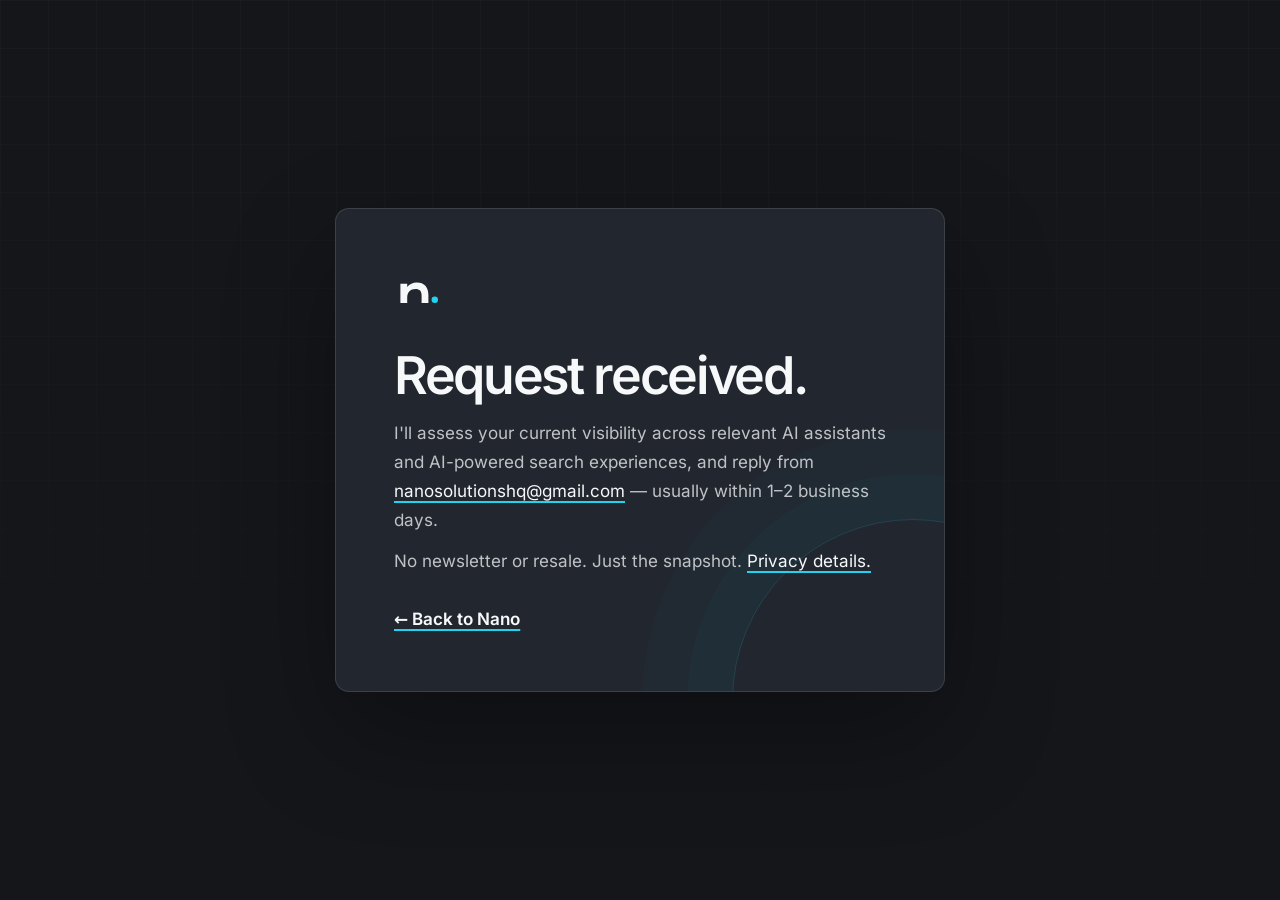
<file: thanks.html>
<!DOCTYPE html>
<html lang="en">
<head>
  <meta charset="utf-8">
  <meta name="viewport" content="width=device-width, initial-scale=1">
  <title>Request received — Nano</title>
  <meta name="robots" content="noindex">
  <meta name="theme-color" content="#14161A">
  <meta name="color-scheme" content="dark">
  <link rel="icon" type="image/svg+xml" href="favicon.svg">
  <link rel="icon" type="image/png" sizes="32x32" href="favicon-32.png">
  <link rel="apple-touch-icon" sizes="180x180" href="apple-touch-icon.png">
  <link rel="manifest" href="site.webmanifest">
  <link rel="stylesheet" href="assets/css/fonts.css?v=20260714-1">
  <link rel="stylesheet" href="assets/css/site.css?v=20260714-13">
  <script defer src="https://cloud.umami.is/script.js" data-website-id="a9b7ba1e-7be3-4b48-bb45-84d004ca94ab" data-domains="nanosolutionshq.github.io" data-exclude-search="true" data-exclude-hash="true" data-do-not-track="true"></script>
</head>
<body class="thank-you">
  <main class="thank-card">
    <img class="brand-mark" src="assets/brand/mark-light.svg" alt="" width="48" height="48">
    <h1>Request received.</h1>
    <p>I'll assess your current visibility across relevant AI assistants and AI-powered search experiences, and reply from <a href="mailto:nanosolutionshq@gmail.com" data-umami-event="email-click" data-umami-event-placement="confirmation">nanosolutionshq@gmail.com</a> — usually within 1–2 business days.</p>
    <p>No newsletter or resale. Just the snapshot. <a href="privacy.html">Privacy details.</a></p>
    <a class="back" href="./">← Back to Nano</a>
  </main>
</body>
</html>
</file>
<file: assets/css/fonts.css>
/* Nano self-hosted brand typography.
   Inter and IBM Plex Mono are distributed under the SIL Open Font License 1.1.
   License copies live in assets/fonts/. */

@font-face {
  font-family: "Inter";
  font-style: normal;
  font-weight: 400 900;
  font-display: swap;
  src: url("../fonts/inter-latin-400-900.woff2") format("woff2");
  unicode-range: U+0000-00FF, U+0131, U+0152-0153, U+02BB-02BC, U+02C6, U+02DA, U+02DC, U+0304, U+0308, U+0329, U+2000-206F, U+20AC, U+2122, U+2191, U+2193, U+2212, U+2215, U+FEFF, U+FFFD;
}

@font-face {
  font-family: "IBM Plex Mono";
  font-style: normal;
  font-weight: 400;
  font-display: swap;
  src: url("../fonts/ibm-plex-mono-latin-400.woff2") format("woff2");
  unicode-range: U+0000-00FF, U+0131, U+0152-0153, U+02BB-02BC, U+02C6, U+02DA, U+02DC, U+0304, U+0308, U+0329, U+2000-206F, U+20AC, U+2122, U+2191, U+2193, U+2212, U+2215, U+FEFF, U+FFFD;
}

@font-face {
  font-family: "IBM Plex Mono";
  font-style: normal;
  font-weight: 500;
  font-display: swap;
  src: url("../fonts/ibm-plex-mono-latin-500.woff2") format("woff2");
  unicode-range: U+0000-00FF, U+0131, U+0152-0153, U+02BB-02BC, U+02C6, U+02DA, U+02DC, U+0304, U+0308, U+0329, U+2000-206F, U+20AC, U+2122, U+2191, U+2193, U+2212, U+2215, U+FEFF, U+FFFD;
}

@font-face {
  font-family: "IBM Plex Mono";
  font-style: normal;
  font-weight: 600;
  font-display: swap;
  src: url("../fonts/ibm-plex-mono-latin-600.woff2") format("woff2");
  unicode-range: U+0000-00FF, U+0131, U+0152-0153, U+02BB-02BC, U+02C6, U+02DA, U+02DC, U+0304, U+0308, U+0329, U+2000-206F, U+20AC, U+2122, U+2191, U+2193, U+2212, U+2215, U+FEFF, U+FFFD;
}

@font-face {
  font-family: "IBM Plex Mono";
  font-style: normal;
  font-weight: 700;
  font-display: swap;
  src: url("../fonts/ibm-plex-mono-latin-700.woff2") format("woff2");
  unicode-range: U+0000-00FF, U+0131, U+0152-0153, U+02BB-02BC, U+02C6, U+02DA, U+02DC, U+0304, U+0308, U+0329, U+2000-206F, U+20AC, U+2122, U+2191, U+2193, U+2212, U+2215, U+FEFF, U+FFFD;
}
</file>
<file: assets/css/site.css>
/* Nano — shared visual system
   Brand tokens are intentionally limited to Ink, Slate, Cyan, Paper, and Gray. */

:root {
  --ink: #14161A;
  --slate: #22272F;
  --cyan: #22D3EE;
  --paper: #F7F8FA;
  --gray: #8A93A0;
  --bg: var(--paper);
  --card: var(--paper);
  --blue: var(--cyan);
  --blue-deep: var(--cyan);
  --blue-soft: rgba(34, 211, 238, 0.1);
  --slate-light: var(--gray);
  --line: rgba(20, 22, 26, 0.14);
  --line-dark: rgba(247, 248, 250, 0.12);
  --surface-dark: rgba(34, 39, 47, 0.74);
  --shadow: 0 18px 48px rgba(20, 22, 26, 0.1);
  --motion-fast: 160ms;
  --motion-base: 620ms;
  --motion-slow: 820ms;
  --ease-out: cubic-bezier(0.22, 1, 0.36, 1);
  --ease-standard: cubic-bezier(0.4, 0, 0.2, 1);
}

* {
  box-sizing: border-box;
}

html {
  scroll-behavior: smooth;
  scroll-padding-top: 5rem;
}

body {
  margin: 0;
  overflow-x: clip;
  background: var(--paper);
  color: var(--ink);
  font-family: "Inter", system-ui, -apple-system, "Segoe UI", sans-serif;
  font-size: 17px;
  line-height: 1.62;
  -webkit-font-smoothing: antialiased;
  text-rendering: optimizeLegibility;
}

::selection {
  background: var(--cyan);
  color: var(--ink);
}

img {
  display: block;
  max-width: 100%;
}

a {
  color: inherit;
  text-decoration-color: var(--cyan);
  text-decoration-thickness: 0.11em;
  text-underline-offset: 0.22em;
}

a:hover {
  text-decoration-color: currentColor;
}

:focus-visible {
  outline: 3px solid var(--cyan);
  outline-offset: 4px;
  border-radius: 4px;
}

.wrap {
  width: min(100% - 48px, 1120px);
  max-width: none;
  margin-inline: auto;
  padding: 0;
}

.skip-link {
  position: fixed;
  z-index: 100;
  top: 12px;
  left: 12px;
  transform: translateY(-160%);
  padding: 10px 14px;
  background: var(--cyan);
  color: var(--ink);
  font-family: "IBM Plex Mono", ui-monospace, monospace;
  font-size: 0.8rem;
  font-weight: 600;
  text-decoration: none;
}

.skip-link:focus {
  transform: translateY(0);
}

.visually-hidden {
  position: absolute;
  width: 1px;
  height: 1px;
  margin: -1px;
  padding: 0;
  overflow: hidden;
  clip: rect(0 0 0 0);
  white-space: nowrap;
  border: 0;
}

/* Header */

.site-head {
  position: relative;
  z-index: 20;
  padding: 0;
  background: var(--ink);
  color: var(--paper);
  border-bottom: 1px solid var(--line-dark);
}

.site-head .wrap {
  min-height: 72px;
  display: flex;
  align-items: center;
  justify-content: space-between;
  gap: 24px;
}

.wordmark {
  display: inline-flex;
  align-items: center;
  gap: 6px;
  color: var(--paper);
  font-size: 1rem;
  font-weight: 650;
  letter-spacing: -0.02em;
  line-height: 1;
  text-decoration: none;
}

.wordmark:hover {
  color: var(--paper);
  text-decoration: none;
}

.brand-mark {
  width: 38px;
  height: 38px;
  flex: none;
}

.wordmark .brand-mark {
  width: 38px;
  height: 32px;
  transform: translateY(-2px);
}

.site-nav {
  display: flex;
  align-items: center;
  gap: 28px;
  font-size: 0.88rem;
  font-weight: 520;
}

.site-nav a {
  position: relative;
  color: var(--gray);
  text-decoration: none;
  transition: color var(--motion-fast) var(--ease-standard);
}

.site-nav a:hover {
  color: var(--paper);
}

.site-nav a:not(.btn)::after {
  position: absolute;
  right: 0;
  bottom: -7px;
  left: 0;
  height: 1px;
  background: var(--cyan);
  content: "";
  transform: scaleX(0);
  transform-origin: right center;
  transition: transform 220ms var(--ease-out);
}

.site-nav a:not(.btn):hover::after,
.site-nav a:not(.btn):focus-visible::after {
  transform: scaleX(1);
  transform-origin: left center;
}

/* Buttons */

.btn,
.site-nav .btn {
  display: inline-flex;
  min-height: 48px;
  align-items: center;
  justify-content: center;
  gap: 10px;
  padding: 13px 24px;
  border: 1px solid var(--cyan);
  border-radius: 8px;
  background: var(--cyan);
  box-shadow: none;
  color: var(--ink);
  cursor: pointer;
  font: 650 0.95rem/1.2 "Inter", system-ui, sans-serif;
  letter-spacing: -0.01em;
  text-decoration: none;
  transition: transform 160ms ease, box-shadow 160ms ease, background 160ms ease;
}

.btn::after {
  content: "↗";
  font-family: "IBM Plex Mono", ui-monospace, monospace;
  font-size: 0.9em;
  transition: transform 180ms var(--ease-out);
}

button.btn::after {
  content: "→";
}

.btn:hover {
  background: var(--cyan);
  color: var(--ink);
  text-decoration: none;
  transform: translateY(-3px);
  box-shadow: 0 16px 34px rgba(34, 211, 238, 0.2);
}

.btn:hover::after {
  transform: translate(4px, -4px);
}

button.btn:hover::after {
  transform: translateX(4px);
}

.btn:active {
  transform: translateY(0) scale(0.985);
  transition-duration: 80ms;
}

.btn.small {
  min-height: 40px;
  padding: 9px 16px;
  border-radius: 7px;
  font-size: 0.84rem;
}

/* Shared labels and headings */

.eyebrow,
.panel-label,
.dateline,
.micro,
.stat-note,
.num,
.scan-readout,
.meta-line {
  font-family: "IBM Plex Mono", ui-monospace, "Cascadia Mono", monospace;
}

.eyebrow {
  display: inline-flex;
  align-items: center;
  gap: 10px;
  margin: 0 0 16px;
  color: var(--gray);
  font-size: 0.76rem;
  font-weight: 600;
  letter-spacing: 0.12em;
  line-height: 1.4;
  text-transform: uppercase;
}

.eyebrow::before {
  width: 18px;
  height: 2px;
  background: var(--cyan);
  content: "";
}

h1,
h2,
h3 {
  color: inherit;
  text-wrap: balance;
}

h2 {
  max-width: 24ch;
  font-size: clamp(1.95rem, 3.5vw, 2.75rem);
  font-weight: 600;
  letter-spacing: -0.045em;
  line-height: 1.1;
}

.section-head {
  margin-bottom: 36px;
}

.section-head .eyebrow {
  margin-bottom: 16px;
}

/* Homepage hero */

.hero {
  position: relative;
  isolation: isolate;
  overflow: hidden;
  padding: 68px 0 76px;
  background: var(--ink);
  color: var(--paper);
}

.hero::before,
.article-hero::before,
.thank-you::before {
  position: absolute;
  z-index: -1;
  inset: 0;
  background-image:
    linear-gradient(rgba(247, 248, 250, 0.025) 1px, transparent 1px),
    linear-gradient(90deg, rgba(247, 248, 250, 0.025) 1px, transparent 1px);
  background-size: 48px 48px;
  content: "";
  mask-image: linear-gradient(to bottom, black, transparent 92%);
}

.hero .wrap {
  display: grid;
  grid-template-columns: minmax(0, 1.06fr) minmax(350px, 0.82fr);
  align-items: center;
  gap: clamp(46px, 6.5vw, 78px);
}

.hero-copy {
  min-width: 0;
}

.hero h1 {
  max-width: 13.5ch;
  margin: 0;
  color: var(--paper);
  font-size: clamp(3rem, 5vw, 4.65rem);
  font-weight: 590;
  letter-spacing: -0.058em;
  line-height: 1.01;
}

.hero h1 em {
  color: var(--paper);
  font-style: normal;
  box-shadow: inset 0 -0.09em var(--cyan);
}

.hero .sub {
  max-width: 58ch;
  margin-top: 24px;
  color: rgba(247, 248, 250, 0.8);
  font-size: 1.08rem;
  line-height: 1.65;
}

.hero .cta-row,
.honesty .cta-row {
  display: flex;
  align-items: center;
  gap: 18px;
  margin-top: 34px;
  flex-wrap: wrap;
}

.micro {
  color: rgba(247, 248, 250, 0.68);
  font-size: 0.76rem;
  line-height: 1.55;
}

.hero .micro strong {
  color: var(--paper);
  font-weight: 700;
}

.engines {
  display: flex;
  align-items: center;
  gap: 8px;
  margin-top: 32px;
  flex-wrap: wrap;
}

.engines .lead-in {
  margin-right: 4px;
  color: var(--gray);
  font-family: "IBM Plex Mono", ui-monospace, monospace;
  font-size: 0.7rem;
  letter-spacing: 0.08em;
  text-transform: uppercase;
}

.engines .pill {
  padding: 6px 10px;
  background: transparent;
  border: 1px solid var(--line-dark);
  border-radius: 999px;
  color: rgba(247, 248, 250, 0.74);
  font-size: 0.74rem;
  font-weight: 520;
}

/* Diagnostic hero panel */

.scan-panel {
  position: relative;
  overflow: hidden;
  min-height: 450px;
  padding: 24px;
  background: linear-gradient(145deg, rgba(34, 39, 47, 0.96), rgba(20, 22, 26, 0.96));
  border: 1px solid var(--line-dark);
  border-radius: 16px;
  box-shadow: 0 36px 90px rgba(0, 0, 0, 0.28);
}

.scan-panel::after {
  position: absolute;
  right: -35%;
  bottom: -42%;
  width: 88%;
  aspect-ratio: 1;
  border: 1px solid rgba(34, 211, 238, 0.2);
  border-radius: 50%;
  box-shadow:
    0 0 0 48px rgba(34, 211, 238, 0.035),
    0 0 0 96px rgba(34, 211, 238, 0.025),
    0 0 0 144px rgba(34, 211, 238, 0.015);
  content: "";
}

.panel-bar {
  position: relative;
  z-index: 2;
  display: flex;
  align-items: center;
  justify-content: space-between;
  padding-bottom: 16px;
  border-bottom: 1px solid var(--line-dark);
  color: var(--gray);
  font-family: "IBM Plex Mono", ui-monospace, monospace;
  font-size: 0.72rem;
  letter-spacing: 0.1em;
  text-transform: uppercase;
}

.signal {
  display: inline-flex;
  align-items: center;
  gap: 8px;
}

.signal i {
  width: 7px;
  height: 7px;
  background: var(--cyan);
  border-radius: 50%;
  box-shadow: 0 0 0 4px rgba(34, 211, 238, 0.1);
}

.scan-stage {
  position: relative;
  z-index: 2;
  display: grid;
  min-height: 205px;
  place-items: center;
}

.scan-rings {
  position: relative;
  width: 100px;
  aspect-ratio: 1;
  display: grid;
  place-items: center;
  border: 1px solid rgba(34, 211, 238, 0.46);
  border-radius: 50%;
  box-shadow:
    0 0 0 16px rgba(34, 211, 238, 0.055),
    0 0 0 17px rgba(34, 211, 238, 0.15),
    0 0 0 32px rgba(34, 211, 238, 0.025),
    0 0 0 33px rgba(34, 211, 238, 0.09);
  transform: translateY(-8px);
}

.scan-rings::after {
  position: absolute;
  inset: -1px;
  border-top: 3px solid var(--cyan);
  border-right: 3px solid transparent;
  border-bottom: 3px solid transparent;
  border-left: 3px solid transparent;
  border-radius: 50%;
  content: "";
  animation: scan-rotate 7.5s linear infinite;
  transform-origin: center;
}

.scan-rings::before {
  position: absolute;
  inset: -33px;
  background: conic-gradient(
    from 0deg,
    transparent 0deg,
    rgba(34, 211, 238, 0.02) 18deg,
    rgba(34, 211, 238, 0.18) 42deg,
    transparent 82deg
  );
  border-radius: 50%;
  content: "";
  -webkit-mask: radial-gradient(circle, transparent 70%, black 72%, black 76%, transparent 78%);
  mask: radial-gradient(circle, transparent 70%, black 72%, black 76%, transparent 78%);
  animation: scan-rotate-reverse 6.4s linear infinite;
}

.scan-core {
  width: 58px;
  height: 58px;
  padding: 6px;
  background: var(--ink);
  border: 1px solid var(--line-dark);
  border-radius: 18px;
}

.scan-core img {
  width: 100%;
  height: 100%;
}

.scan-query {
  position: absolute;
  right: 0;
  bottom: 8px;
  left: 0;
  display: flex;
  align-items: baseline;
  justify-content: center;
  gap: 12px;
  color: var(--gray);
  font-family: "IBM Plex Mono", ui-monospace, monospace;
  font-size: 0.72rem;
  letter-spacing: 0.08em;
}

.scan-query strong {
  color: var(--paper);
  font-weight: 500;
  letter-spacing: 0;
}

.engine-readout {
  position: relative;
  z-index: 2;
  display: grid;
  margin: 10px 0 0;
  padding: 0;
  list-style: none;
}

.engine-readout li {
  display: flex;
  align-items: center;
  justify-content: space-between;
  gap: 12px;
  padding: 10px 2px;
  border-top: 1px solid var(--line-dark);
  color: var(--paper);
  font-size: 0.9rem;
}

.engine-readout .status {
  color: var(--gray);
  font-family: "IBM Plex Mono", ui-monospace, monospace;
  font-size: 0.7rem;
  letter-spacing: 0.05em;
  text-transform: uppercase;
}

.engine-readout .status::before {
  display: inline-block;
  width: 5px;
  height: 5px;
  margin-right: 7px;
  background: var(--cyan);
  border-radius: 50%;
  content: "";
  vertical-align: 1px;
}

.scan-foot {
  position: relative;
  z-index: 2;
  margin: 16px 0 0;
  color: var(--gray);
  font-size: 0.82rem;
}

@keyframes scan-rotate {
  to { transform: rotate(360deg); }
}

@keyframes scan-rotate-reverse {
  to { transform: rotate(-360deg); }
}

@keyframes diagnostic-enter {
  from {
    opacity: 0.05;
    transform: translate3d(0, 20px, 0);
  }
  to {
    opacity: 1;
    transform: translate3d(0, 0, 0);
  }
}

@keyframes diagnostic-panel-enter {
  from {
    opacity: 0.05;
    transform: translate3d(0, 22px, 0) scale(0.97);
  }
  to {
    opacity: 1;
    transform: translate3d(0, 0, 0) scale(1);
  }
}

@keyframes diagnostic-panel-enter-right {
  from {
    opacity: 0.05;
    transform: translate3d(30px, 0, 0) scale(0.97);
  }
  to {
    opacity: 1;
    transform: translate3d(0, 0, 0) scale(1);
  }
}

@keyframes diagnostic-enter-left {
  from {
    opacity: 0.05;
    transform: translate3d(-24px, 0, 0);
  }
  to {
    opacity: 1;
    transform: translate3d(0, 0, 0);
  }
}

@keyframes headline-settle {
  from {
    transform: translate3d(0, 24px, 0);
  }
  to {
    transform: translate3d(0, 0, 0);
  }
}

@keyframes underline-lock {
  from { box-shadow: inset 0 0 var(--cyan); }
  to { box-shadow: inset 0 -0.09em var(--cyan); }
}

@keyframes diagnostic-row-enter {
  from {
    opacity: 0.05;
    transform: translate3d(16px, 0, 0);
  }
  to {
    opacity: 1;
    transform: translate3d(0, 0, 0);
  }
}

@keyframes signal-live {
  0%, 100% {
    box-shadow: 0 0 0 4px rgba(34, 211, 238, 0.08);
    opacity: 0.68;
    transform: scale(0.84);
  }
  50% {
    box-shadow: 0 0 0 8px rgba(34, 211, 238, 0.02);
    opacity: 1;
    transform: scale(1.18);
  }
}

@keyframes status-scan {
  0%, 24%, 100% {
    opacity: 0.5;
    transform: scale(0.9);
  }
  9% {
    opacity: 1;
    transform: scale(1.45);
  }
}

@keyframes core-breathe {
  0%, 100% {
    border-color: var(--line-dark);
    box-shadow: 0 0 0 0 rgba(34, 211, 238, 0);
    transform: scale(1);
  }
  50% {
    border-color: rgba(34, 211, 238, 0.34);
    box-shadow: 0 0 0 6px rgba(34, 211, 238, 0.055);
    transform: scale(1.045);
  }
}

@keyframes signal-acquired {
  0% {
    box-shadow: 0 0 0 0 rgba(34, 211, 238, 0.36);
    opacity: 0.65;
    transform: scale(0.82);
  }
  45% {
    box-shadow: 0 0 0 8px rgba(34, 211, 238, 0);
    opacity: 1;
    transform: scale(1.12);
  }
  100% {
    box-shadow: 0 0 0 4px rgba(34, 211, 238, 0.1);
    opacity: 1;
    transform: scale(1);
  }
}

@keyframes faq-answer-enter {
  from {
    opacity: 0.05;
    transform: translate3d(0, -8px, 0);
  }
  to {
    opacity: 1;
    transform: translate3d(0, 0, 0);
  }
}

@media (prefers-reduced-motion: no-preference) {
  .hero-copy > .eyebrow {
    animation: diagnostic-enter 520ms var(--ease-out) 40ms backwards;
  }

  .hero h1 {
    animation: headline-settle 760ms var(--ease-out) 90ms backwards;
  }

  .hero h1 em {
    animation: underline-lock 820ms var(--ease-out) 520ms backwards;
  }

  .hero .sub {
    animation: diagnostic-enter 640ms var(--ease-out) 180ms backwards;
  }

  .hero .cta-row {
    animation: diagnostic-enter 600ms var(--ease-out) 300ms backwards;
  }

  .hero .engines {
    animation: diagnostic-enter 560ms var(--ease-out) 420ms backwards;
  }

  .scan-panel {
    animation: diagnostic-panel-enter-right var(--motion-slow) var(--ease-out) 130ms backwards;
  }

  .scan-panel .signal i {
    animation:
      signal-acquired 1050ms var(--ease-out) 720ms backwards,
      signal-live 2600ms ease-in-out 1700ms infinite;
  }

  .scan-core {
    animation: core-breathe 3400ms ease-in-out 1100ms infinite;
  }

  .engine-readout li {
    animation: diagnostic-row-enter 540ms var(--ease-out) backwards;
  }

  .engine-readout li:nth-child(1) { animation-delay: 440ms; }
  .engine-readout li:nth-child(2) { animation-delay: 540ms; }
  .engine-readout li:nth-child(3) { animation-delay: 640ms; }
  .engine-readout li:nth-child(4) { animation-delay: 740ms; }

  .engine-readout .status::before {
    animation: status-scan 5200ms ease-in-out infinite;
  }

  .engine-readout li:nth-child(2) .status::before { animation-delay: 350ms; }
  .engine-readout li:nth-child(3) .status::before { animation-delay: 700ms; }
  .engine-readout li:nth-child(4) .status::before { animation-delay: 1050ms; }

  .check-landing-intro > .eyebrow {
    animation: diagnostic-enter 520ms var(--ease-out) 40ms backwards;
  }

  .check-landing-intro h1 {
    animation: headline-settle 760ms var(--ease-out) 90ms backwards;
  }

  .check-landing-intro > p:last-of-type {
    animation: diagnostic-enter 640ms var(--ease-out) 220ms backwards;
  }

  .check-trust {
    animation: diagnostic-enter 560ms var(--ease-out) 340ms backwards;
  }

  .check-landing .form-card {
    animation: diagnostic-panel-enter-right var(--motion-slow) var(--ease-out) 150ms backwards;
  }

  .check-expect {
    animation: diagnostic-enter-left 680ms var(--ease-out) 420ms backwards;
  }

  .faq-item[open] .answer {
    animation: faq-answer-enter 280ms var(--ease-out) backwards;
  }

  .not-found-page .article-hero .article-shell,
  .thank-card {
    animation: diagnostic-panel-enter 620ms var(--ease-out) 70ms backwards;
  }
}

@media (max-width: 920px) and (prefers-reduced-motion: no-preference) {
  .scan-panel,
  .check-landing .form-card {
    animation-name: diagnostic-panel-enter;
  }

  .check-expect {
    animation-name: diagnostic-enter;
  }
}

/* Main sections */

section {
  padding: 78px 0;
}

.stats {
  padding-top: 82px;
  background: var(--paper);
}

.stats .section-head {
  display: flex;
  align-items: end;
  justify-content: center;
  text-align: center;
}

.stats .section-head h2 {
  margin-right: auto;
  margin-left: auto;
}

.stat-grid {
  display: grid;
  margin: 0;
  padding: 0;
  grid-template-columns: repeat(3, 1fr);
  gap: 16px;
  border: 0;
}

.stat {
  position: relative;
  min-height: 220px;
  padding: 28px;
  background: rgba(138, 147, 160, 0.055);
  border: 1px solid var(--line);
  border-radius: 12px;
}

.stat .tick {
  width: 24px;
  height: 3px;
  margin-bottom: 30px;
  background: var(--cyan);
  border-radius: 0;
}

.stat .value {
  color: var(--ink);
  font-size: clamp(2.8rem, 5vw, 4.4rem);
  font-weight: 570;
  letter-spacing: -0.055em;
  line-height: 0.95;
}

.stat .label {
  max-width: 31ch;
  margin: 18px 0 0;
  color: rgba(20, 22, 26, 0.76);
  font-size: 0.98rem;
  line-height: 1.6;
}

.stat-note {
  max-width: none;
  width: 100%;
  margin-top: 22px;
  color: rgba(20, 22, 26, 0.66);
  font-size: 0.74rem;
  line-height: 1.68;
}

.stat-note a,
.article-body a,
.sources a {
  color: inherit;
  text-decoration: underline;
  text-decoration-color: var(--cyan);
  text-underline-offset: 0.2em;
}

/* Proof */

#proof.band {
  position: relative;
  overflow: hidden;
  background: var(--slate);
  border: 0;
  color: var(--paper);
}

#proof.band::after {
  position: absolute;
  top: -220px;
  right: -180px;
  width: 560px;
  height: 560px;
  border: 1px solid rgba(34, 211, 238, 0.12);
  border-radius: 50%;
  box-shadow:
    0 0 0 70px rgba(34, 211, 238, 0.02),
    0 0 0 140px rgba(34, 211, 238, 0.015);
  content: "";
}

.proof-layout {
  position: relative;
  z-index: 1;
  display: grid;
  grid-template-columns: minmax(0, 1fr) minmax(390px, 0.96fr);
  gap: clamp(48px, 6vw, 68px);
  align-items: start;
}

.proof-layout > div {
  display: block;
  min-width: 0;
}

#proof .section-head {
  margin-bottom: 28px;
}

#proof .section-head h2 {
  margin: 0;
}

#proof h2 {
  color: var(--paper);
}

.proof-lead {
  max-width: 42ch;
  margin: 0;
  color: rgba(247, 248, 250, 0.84);
  font-size: clamp(1.15rem, 2vw, 1.34rem);
  font-weight: 430;
  line-height: 1.55;
}

.proof-lead strong {
  color: var(--paper);
  font-weight: 650;
}

.proof-body {
  max-width: 58ch;
  margin: 20px 0 0;
  color: rgba(247, 248, 250, 0.76);
}

.proof-figures {
  display: flex;
  gap: 30px;
  margin-top: 34px;
  flex-wrap: wrap;
}

.proof-outcomes {
  display: grid;
  width: 100%;
  margin-top: 28px;
  grid-template-columns: repeat(3, minmax(0, 1fr));
  gap: 24px;
}

.fig {
  max-width: 130px;
}

.fig .n {
  color: var(--paper);
  font-size: 1.7rem;
  font-weight: 590;
  letter-spacing: -0.04em;
}

.fig .t {
  margin-top: 4px;
  color: rgba(247, 248, 250, 0.7);
  font-family: "IBM Plex Mono", ui-monospace, monospace;
  font-size: 0.74rem;
  line-height: 1.55;
  text-transform: uppercase;
}

.proof-outcomes .fig {
  max-width: none;
}

.proof-outcomes .n {
  color: var(--cyan);
  font-size: 1.05rem;
  font-weight: 650;
  letter-spacing: -0.015em;
}

.study-link {
  display: inline-flex;
  margin-top: 30px;
  color: var(--paper);
  font-weight: 600;
  text-decoration-color: var(--cyan);
}

.proof-data {
  display: block;
  padding: 24px;
  align-self: start;
  background: rgba(20, 22, 26, 0.66);
  border: 1px solid var(--line-dark);
  border-radius: 14px;
}

.proof-data .panel-bar {
  padding-bottom: 16px;
}

.answer-matrix {
  display: grid;
  margin: 0;
}

.answer-row {
  display: grid;
  grid-template-columns: minmax(112px, 0.72fr) minmax(0, 1.28fr);
  align-items: center;
  gap: 16px;
  padding: 16px 2px;
  border-bottom: 1px solid var(--line-dark);
}

.answer-row:last-child {
  border-bottom: 0;
}

.answer-row dt {
  color: var(--gray);
  font-family: "IBM Plex Mono", ui-monospace, monospace;
  font-size: 0.72rem;
  letter-spacing: 0.05em;
  text-transform: uppercase;
}

.answer-row dd {
  margin: 0;
  color: var(--paper);
  font-size: 0.94rem;
  font-weight: 570;
}

.answer-row dd::before {
  display: inline-block;
  width: 6px;
  height: 6px;
  margin-right: 10px;
  background: var(--cyan);
  border-radius: 50%;
  content: "";
  vertical-align: 2px;
}

.proof-data-note {
  margin: 16px 0 0;
  color: var(--gray);
  font-size: 0.78rem;
}

/* Sample deliverable */

.sample-section {
  overflow: hidden;
  background: var(--paper);
  border-bottom: 1px solid var(--line);
}

.sample-layout {
  display: grid;
  grid-template-columns: minmax(0, 1fr) minmax(360px, 0.78fr);
  gap: clamp(52px, 7vw, 88px);
  align-items: center;
}

.sample-copy h2 {
  max-width: 17ch;
}

.sample-lead {
  max-width: 60ch;
  margin-top: 20px;
  color: rgba(20, 22, 26, 0.76);
  font-size: 1.03rem;
  line-height: 1.72;
}

.sample-list {
  display: grid;
  grid-template-columns: repeat(2, minmax(0, 1fr));
  gap: 12px 22px;
  max-width: 650px;
  margin: 28px 0 0;
  padding: 0;
  list-style: none;
}

.sample-list li {
  position: relative;
  padding-left: 18px;
  color: rgba(20, 22, 26, 0.82);
  font-size: 0.91rem;
  line-height: 1.5;
}

.sample-list li::before {
  position: absolute;
  top: 0.62em;
  left: 0;
  width: 6px;
  height: 6px;
  background: var(--cyan);
  border-radius: 50%;
  content: "";
}

.sample-actions {
  display: flex;
  align-items: center;
  gap: 24px;
  margin-top: 34px;
  flex-wrap: wrap;
}

.sample-download {
  color: var(--ink);
  font-weight: 650;
  text-decoration-color: var(--cyan);
}

.sample-download span {
  display: inline-block;
  transition: transform 180ms var(--ease-out);
}

.sample-download:hover span {
  transform: translateY(3px);
}

.sample-note {
  margin: 22px 0 0;
  color: rgba(20, 22, 26, 0.72);
  font-family: "IBM Plex Mono", ui-monospace, monospace;
  font-size: 0.69rem;
  letter-spacing: 0.035em;
  line-height: 1.6;
  text-transform: uppercase;
}

.sample-preview {
  position: relative;
  display: block;
  width: min(100%, 390px);
  justify-self: end;
  color: var(--paper);
  text-decoration: none;
}

.sample-preview::before {
  position: absolute;
  z-index: 0;
  inset: 8% -14% -7% 12%;
  background: rgba(34, 211, 238, 0.08);
  border-radius: 22px;
  content: "";
  transform: rotate(3deg);
}

.sample-sheet {
  position: relative;
  z-index: 1;
  display: flex;
  aspect-ratio: 8.5 / 11;
  flex-direction: column;
  overflow: hidden;
  padding: 30px;
  background-color: var(--ink);
  background-image:
    linear-gradient(rgba(138, 147, 160, 0.05) 1px, transparent 1px),
    linear-gradient(90deg, rgba(138, 147, 160, 0.05) 1px, transparent 1px);
  background-size: 24px 24px;
  border: 1px solid rgba(20, 22, 26, 0.2);
  border-radius: 12px;
  box-shadow: 0 30px 70px rgba(20, 22, 26, 0.2);
  transition: transform 180ms ease, box-shadow 180ms ease;
}

.sample-sheet::after {
  position: absolute;
  top: -92px;
  right: -118px;
  width: 300px;
  aspect-ratio: 1;
  border: 1px solid rgba(34, 211, 238, 0.2);
  border-radius: 50%;
  box-shadow:
    0 0 0 34px rgba(34, 211, 238, 0.035),
    0 0 0 68px rgba(34, 211, 238, 0.018);
  content: "";
}

.sample-preview:hover .sample-sheet {
  transform: translateY(-7px) scale(1.01);
  box-shadow: 0 42px 92px rgba(20, 22, 26, 0.28);
}

.sample-sheet-head,
.sample-sheet-foot {
  position: relative;
  z-index: 1;
  display: flex;
  align-items: center;
  justify-content: space-between;
  gap: 14px;
  color: var(--gray);
  font-family: "IBM Plex Mono", ui-monospace, monospace;
  font-size: 0.56rem;
  letter-spacing: 0.06em;
  text-transform: uppercase;
}

.sample-sheet-head {
  padding-bottom: 18px;
  border-bottom: 1px solid var(--line-dark);
}

.sample-sheet-head span:first-child {
  color: var(--paper);
  font-family: "Inter", system-ui, sans-serif;
  font-size: 0.72rem;
  font-weight: 650;
  letter-spacing: -0.01em;
  text-transform: none;
}

.sample-sheet-head b {
  margin-right: 5px;
  color: var(--paper);
  font-size: 1.05rem;
}

.sample-sheet-head b::after {
  color: var(--cyan);
  content: ".";
}

.sample-badge {
  position: relative;
  z-index: 1;
  display: inline-flex;
  width: fit-content;
  align-items: center;
  gap: 7px;
  margin-top: 46px;
  padding: 6px 9px;
  border: 1px solid rgba(34, 211, 238, 0.34);
  border-radius: 999px;
  color: var(--cyan);
  font-family: "IBM Plex Mono", ui-monospace, monospace;
  font-size: 0.57rem;
  letter-spacing: 0.06em;
  text-transform: uppercase;
}

.sample-badge i {
  width: 5px;
  height: 5px;
  background: var(--cyan);
  border-radius: 50%;
}

.sample-title {
  position: relative;
  z-index: 1;
  margin-top: 24px;
  color: var(--paper);
  font-size: clamp(2rem, 4vw, 3rem);
  font-weight: 620;
  letter-spacing: -0.055em;
  line-height: 0.98;
}

.sample-subtitle {
  position: relative;
  z-index: 1;
  max-width: 34ch;
  margin-top: 18px;
  color: rgba(247, 248, 250, 0.68);
  font-size: 0.72rem;
  line-height: 1.58;
}

.sample-client {
  position: relative;
  z-index: 1;
  display: flex;
  margin-top: auto;
  flex-direction: column;
  padding-top: 20px;
  border-top: 1px solid var(--line-dark);
  color: var(--paper);
  font-size: 1rem;
  font-weight: 620;
}

.sample-client small,
.sample-client em {
  color: var(--gray);
  font-family: "IBM Plex Mono", ui-monospace, monospace;
  font-size: 0.54rem;
  font-style: normal;
  font-weight: 400;
  letter-spacing: 0.06em;
  line-height: 1.6;
  text-transform: uppercase;
}

.sample-client small {
  margin-bottom: 7px;
}

.sample-client em {
  margin-top: 6px;
}

.sample-sheet-foot {
  margin-top: 22px;
  padding-top: 14px;
  border-top: 1px solid var(--line-dark);
}

/* Process */

#how-it-works {
  background: var(--paper);
}

#how-it-works .section-head,
#faq .section-head,
.check-faq .section-head {
  text-align: center;
}

#how-it-works .section-head h2,
#faq .section-head h2,
.check-faq .section-head h2 {
  margin-right: auto;
  margin-left: auto;
}

.steps {
  display: grid;
  grid-template-columns: repeat(3, 1fr);
  gap: 18px;
}

.step {
  min-height: 290px;
  padding: 28px;
  background: rgba(138, 147, 160, 0.035);
  border: 1px solid var(--line);
  border-radius: 10px;
}

.step .num {
  display: inline-flex;
  margin-bottom: 12px;
  padding: 0 0 0 12px;
  background: transparent;
  border-left: 3px solid var(--cyan);
  border-radius: 0;
  color: var(--ink);
  font-size: 0.72rem;
  letter-spacing: 0.1em;
}

.step h3 {
  margin-bottom: 12px;
  color: var(--ink);
  font-size: 1.28rem;
  font-weight: 620;
  letter-spacing: -0.025em;
}

.step p {
  color: rgba(20, 22, 26, 0.76);
  font-size: 0.96rem;
  line-height: 1.67;
}

.step .free-tag {
  color: var(--ink);
  font-weight: 650;
  box-shadow: inset 0 -0.2em rgba(34, 211, 238, 0.5);
}

/* FAQ */

#faq.band {
  background: rgba(138, 147, 160, 0.08);
  border-top: 1px solid var(--line);
  border-bottom: 1px solid var(--line);
}

.faq-list {
  max-width: 900px;
}

#faq .section-head,
#faq .faq-list {
  width: min(100%, 900px);
  margin-right: auto;
  margin-left: auto;
}

.faq-item {
  border-bottom: 1px solid var(--line);
}

.faq-item:first-child {
  border-top: 1px solid var(--line);
}

.faq-item summary {
  min-height: 74px;
  display: flex;
  align-items: center;
  justify-content: space-between;
  gap: 28px;
  padding: 20px 2px;
  color: var(--ink);
  cursor: pointer;
  font-size: 1rem;
  font-weight: 580;
  letter-spacing: -0.015em;
  list-style: none;
}

.faq-item summary::-webkit-details-marker {
  display: none;
}

.faq-item summary::after {
  width: 28px;
  height: 28px;
  display: grid;
  flex: none;
  place-items: center;
  border: 1px solid var(--line);
  border-radius: 50%;
  color: var(--ink);
  content: "+";
  font-family: "IBM Plex Mono", ui-monospace, monospace;
  font-size: 1rem;
  font-weight: 400;
  line-height: 1;
  transition: transform 160ms ease, border-color 160ms ease;
}

.faq-item[open] summary::after {
  border-color: var(--cyan);
  transform: rotate(45deg);
}

.faq-item .answer {
  max-width: 70ch;
  padding: 0 54px 28px 2px;
  color: rgba(20, 22, 26, 0.76);
}

/* Honesty */

.honesty {
  background: var(--ink);
  color: var(--paper);
  text-align: center;
}

.honesty .wrap {
  width: min(100% - 48px, 900px);
}

.honesty-lead {
  position: relative;
  max-width: none;
  margin: 0 auto;
  padding-top: 24px;
  color: var(--paper);
  font-size: clamp(1.9rem, 3.4vw, 2.8rem);
  font-weight: 620;
  letter-spacing: -0.04em;
  line-height: 1.1;
}

.honesty-lead::before {
  position: absolute;
  top: 0;
  left: 50%;
  width: 32px;
  height: 3px;
  background: var(--cyan);
  content: "";
  transform: translateX(-50%);
}

.honesty-copy {
  max-width: 66ch;
  margin: 18px auto 0;
  color: rgba(247, 248, 250, 0.78);
  font-size: 1.02rem;
  line-height: 1.7;
}

.honesty .cta-row {
  justify-content: center;
}

/* Form */

.check {
  position: relative;
  padding: 88px 0;
  background: var(--slate);
}

.form-card {
  width: min(100%, 790px);
  max-width: none;
  margin: 0 auto;
  padding: clamp(28px, 6vw, 58px);
  background: var(--paper);
  border: 0;
  border-radius: 14px;
  box-shadow: 0 40px 100px rgba(0, 0, 0, 0.22);
}

.form-card h2 {
  max-width: 18ch;
  margin: 0 0 14px;
}

.form-card .form-sub {
  max-width: 58ch;
  margin-bottom: 34px;
  color: rgba(20, 22, 26, 0.76);
}

.field-grid {
  display: grid;
  grid-template-columns: 1fr 1fr;
  gap: 20px;
}

.field {
  display: flex;
  flex-direction: column;
  gap: 8px;
}

.field.full {
  grid-column: 1 / -1;
}

.field label {
  color: var(--ink);
  font-family: "IBM Plex Mono", ui-monospace, monospace;
  font-size: 0.69rem;
  font-weight: 600;
  letter-spacing: 0.05em;
  text-transform: uppercase;
  transition: color var(--motion-fast) var(--ease-standard);
}

.field:focus-within label {
  color: var(--cyan);
}

.field input {
  width: 100%;
  min-height: 51px;
  padding: 12px 14px;
  background: transparent;
  border: 1px solid var(--line);
  border-radius: 7px;
  color: var(--ink);
  font: inherit;
  transition: border-color 160ms ease, box-shadow 160ms ease;
}

.field input:focus {
  outline: none;
  border-color: var(--cyan);
  box-shadow: 0 0 0 3px rgba(34, 211, 238, 0.14);
}

.field input::placeholder {
  color: rgba(20, 22, 26, 0.52);
  opacity: 1;
}

.form-actions {
  display: flex;
  align-items: center;
  gap: 18px;
  margin-top: 28px;
  flex-wrap: wrap;
}

.form-actions .micro {
  max-width: 38ch;
  color: rgba(20, 22, 26, 0.66);
}

.hp {
  position: absolute;
  left: -10000px;
  width: 1px;
  height: 1px;
  overflow: hidden;
  opacity: 0;
  pointer-events: none;
}

/* Focused free-check landing page */

.check-page {
  background: var(--ink);
}

.check-page main {
  background: var(--slate);
}

.check-landing {
  position: relative;
  isolation: isolate;
  overflow: hidden;
  padding: clamp(68px, 8vw, 104px) 0 96px;
  background: var(--slate);
  color: var(--paper);
}

.check-landing::before {
  position: absolute;
  z-index: -2;
  inset: 0;
  background-image:
    linear-gradient(rgba(247, 248, 250, 0.018) 1px, transparent 1px),
    linear-gradient(90deg, rgba(247, 248, 250, 0.018) 1px, transparent 1px);
  background-size: 40px 40px;
  content: "";
}

.check-landing::after {
  position: absolute;
  z-index: -1;
  top: -230px;
  right: max(-250px, calc((100vw - 1160px) / 2 - 320px));
  width: 620px;
  aspect-ratio: 1;
  border: 1px solid rgba(34, 211, 238, 0.18);
  border-radius: 50%;
  box-shadow:
    0 0 0 74px rgba(34, 211, 238, 0.035),
    0 0 0 148px rgba(34, 211, 238, 0.02);
  content: "";
}

.check-landing-intro {
  grid-area: intro;
  align-self: start;
}

.check-landing-intro .eyebrow {
  color: var(--gray);
}

.check-landing-intro h1 {
  max-width: 100%;
  margin: 0;
  color: var(--paper);
  font-size: clamp(2.65rem, 4.2vw, 3.85rem);
  font-weight: 570;
  letter-spacing: -0.058em;
  line-height: 0.98;
}

.check-landing-intro > p:last-of-type {
  max-width: 66ch;
  margin: 24px 0 0;
  color: rgba(247, 248, 250, 0.78);
  font-size: 1.05rem;
  line-height: 1.7;
}

.check-trust {
  display: flex;
  gap: 10px;
  margin: 24px 0 0;
  padding: 0;
  flex-wrap: wrap;
  list-style: none;
}

.check-trust li {
  display: inline-flex;
  align-items: center;
  gap: 8px;
  padding: 7px 11px;
  border: 1px solid var(--line-dark);
  border-radius: 999px;
  color: rgba(247, 248, 250, 0.76);
  font-family: "IBM Plex Mono", ui-monospace, monospace;
  font-size: 0.71rem;
  letter-spacing: 0.035em;
  text-transform: uppercase;
}

.check-trust li::before {
  width: 6px;
  height: 6px;
  flex: none;
  background: var(--cyan);
  border-radius: 50%;
  content: "";
}

.check-landing-grid {
  display: grid;
  grid-template-areas:
    "intro form"
    "expect form";
  grid-template-columns: minmax(0, 1fr) minmax(520px, 1.06fr);
  grid-template-rows: auto 1fr;
  column-gap: 36px;
  row-gap: 24px;
  align-items: stretch;
}

.check-landing-intro,
.check-landing .form-card,
.check-expect {
  min-width: 0;
}

.check-landing .form-card {
  grid-area: form;
  width: auto;
  margin: 0;
  padding: clamp(34px, 4vw, 48px);
  align-self: stretch;
  color: var(--ink);
  box-shadow: 0 34px 84px rgba(0, 0, 0, 0.24);
}

.check-landing .form-card h2 {
  max-width: 20ch;
}

.check-landing .form-actions {
  align-items: center;
  flex-direction: column;
  gap: 14px;
  text-align: center;
}

.check-landing .form-actions .btn {
  margin-right: auto;
  margin-left: auto;
}

.check-landing .form-actions .micro {
  width: 100%;
  max-width: 48ch;
  margin-right: auto;
  margin-left: auto;
}

.check-expect {
  position: relative;
  grid-area: expect;
  overflow: hidden;
  padding: 28px 32px;
  align-self: stretch;
  background: var(--ink);
  border: 1px solid var(--line-dark);
  border-radius: 14px;
  color: var(--paper);
}

.check-expect::after {
  position: absolute;
  top: -92px;
  right: -110px;
  width: 270px;
  aspect-ratio: 1;
  border: 1px solid rgba(34, 211, 238, 0.22);
  border-radius: 50%;
  box-shadow: 0 0 0 32px rgba(34, 211, 238, 0.035), 0 0 0 64px rgba(34, 211, 238, 0.02);
  content: "";
}

.check-expect > * {
  position: relative;
  z-index: 1;
}

.check-expect .eyebrow {
  color: var(--gray);
}

.check-expect h2 {
  max-width: none;
  margin: 0;
  color: var(--paper);
  font-size: clamp(1.7rem, 2.4vw, 2rem);
  font-weight: 590;
  letter-spacing: -0.045em;
  line-height: 1.08;
}

.check-expect ul {
  margin: 18px 0 0;
  padding: 0;
  border-top: 1px solid var(--line-dark);
  list-style: none;
}

.check-expect li {
  display: grid;
  grid-template-columns: 92px minmax(0, 1fr);
  align-items: baseline;
  gap: 14px;
  padding: 10px 0;
  border-bottom: 1px solid var(--line-dark);
}

.check-expect li strong {
  color: var(--cyan);
  font-family: "IBM Plex Mono", ui-monospace, monospace;
  font-size: 0.72rem;
  letter-spacing: 0.06em;
  text-transform: uppercase;
}

.check-expect li span {
  color: rgba(247, 248, 250, 0.76);
  font-size: 0.9rem;
  line-height: 1.45;
}

.check-expect-note {
  margin: 16px 0 0;
  color: rgba(247, 248, 250, 0.7);
  font-size: 0.83rem;
  line-height: 1.5;
}

.check-expect-note strong {
  color: var(--paper);
}

.check-expect .text-link {
  display: inline-flex;
  margin-top: 14px;
  color: var(--paper);
  font-size: 0.9rem;
  font-weight: 650;
  text-decoration-color: var(--cyan);
}

.check-faq {
  padding: 88px 0 94px;
  background: var(--paper);
}

.check-faq-wrap {
  width: min(100% - 48px, 820px);
}

.check-faq .section-head h2 {
  max-width: 18ch;
}

/* Footer */

.site-foot {
  padding: 44px 0 52px;
  background: var(--ink);
  border-top: 1px solid var(--line-dark);
  color: var(--gray);
  font-size: 0.82rem;
}

.site-foot .row {
  display: flex;
  align-items: baseline;
  justify-content: space-between;
  gap: 18px;
  flex-wrap: wrap;
}

.site-foot .brand {
  color: var(--paper);
  font-weight: 620;
}

.site-foot nav {
  display: flex;
  gap: 18px;
  flex-wrap: wrap;
}

.site-foot a,
.site-foot nav a {
  color: var(--gray);
}

.site-foot .dogfood {
  max-width: 78ch;
  margin-top: 18px;
  color: rgba(138, 147, 160, 0.8);
  font-family: "IBM Plex Mono", ui-monospace, monospace;
  font-size: 0.64rem;
  line-height: 1.7;
}

/* Study */

.study-page {
  background: var(--paper);
}

.study-page main {
  background: var(--paper);
}

.article {
  max-width: none;
  margin: 0;
  padding: 0;
}

.article-hero {
  position: relative;
  isolation: isolate;
  overflow: hidden;
  padding: 62px 0 68px;
  background: var(--ink);
  color: var(--paper);
}

.article-hero::after {
  position: absolute;
  z-index: -1;
  top: -150px;
  right: max(-220px, calc((100vw - 1160px) / 2 - 260px));
  width: 560px;
  aspect-ratio: 1;
  border: 1px solid rgba(34, 211, 238, 0.18);
  border-radius: 50%;
  box-shadow:
    0 0 0 68px rgba(34, 211, 238, 0.03),
    0 0 0 136px rgba(34, 211, 238, 0.02),
    0 0 0 204px rgba(34, 211, 238, 0.01);
  content: "";
}

.article-shell,
.article-body {
  width: min(100% - 48px, 800px);
  margin-inline: auto;
}

.article-hero .eyebrow {
  margin-bottom: 22px;
}

.not-found-page .article-hero .eyebrow {
  font-size: clamp(0.9rem, 1.1vw, 1rem);
}

.article h1 {
  max-width: 16ch;
  margin: 0 0 24px;
  color: var(--paper);
  font-size: clamp(2.45rem, 4.5vw, 4rem);
  font-weight: 570;
  letter-spacing: -0.055em;
  line-height: 1.05;
}

.article .dek {
  max-width: 66ch;
  margin: 0;
  padding-left: 22px;
  border-left: 2px solid var(--cyan);
  color: rgba(247, 248, 250, 0.8);
  font-size: 1.08rem;
  font-style: normal;
  line-height: 1.65;
}

.article .dateline {
  margin: 26px 0 0;
  color: var(--gray);
  font-size: 0.68rem;
  letter-spacing: 0.06em;
  text-transform: uppercase;
}

.article-body {
  padding: 58px 0 76px;
}

.article-body > p,
.article-body > h2,
.article-body > ul,
.article-body > ol,
.article-body > .study-summary,
.article-body > .study-evidence,
.article-body > .cta-box,
.article-body > hr,
.article-body > .sources {
  width: min(100%, 68ch);
  margin-right: auto;
  margin-left: auto;
}

.article-body p {
  margin-top: 0;
  margin-bottom: 22px;
  color: rgba(20, 22, 26, 0.82);
  font-size: 1.01rem;
  line-height: 1.72;
}

.article-body > h2 {
  margin-top: 48px;
  margin-bottom: 18px;
  color: var(--ink);
  font-size: clamp(1.55rem, 2.8vw, 2.05rem);
  font-weight: 650;
  letter-spacing: -0.035em;
  line-height: 1.18;
  text-align: center;
}

.article-body strong {
  color: var(--ink);
  font-weight: 650;
}

.article-body ul,
.article-body ol {
  margin-top: 6px;
  margin-bottom: 28px;
  padding-left: 26px;
}

.article-body li {
  margin: 10px 0;
  color: rgba(20, 22, 26, 0.82);
  line-height: 1.65;
}

.article-body li::marker {
  color: var(--ink);
  font-weight: 700;
}

.article-body hr {
  margin-top: 56px;
  margin-bottom: 42px;
  border: 0;
  border-top: 1px solid var(--line);
}

.study-summary {
  display: grid;
  grid-template-columns: repeat(3, minmax(0, 1fr));
  gap: 10px;
  margin-top: 34px;
  margin-bottom: 34px;
}

.study-summary div {
  min-width: 0;
  padding: 18px;
  background: rgba(138, 147, 160, 0.055);
  border: 1px solid var(--line);
  border-radius: 10px;
}

.study-summary strong,
.study-summary span {
  display: block;
}

.study-summary strong {
  color: var(--ink);
  font-size: 1.2rem;
  font-weight: 650;
  letter-spacing: -0.025em;
}

.study-summary span {
  margin-top: 5px;
  color: rgba(20, 22, 26, 0.68);
  font-size: 0.79rem;
  line-height: 1.45;
}

.study-evidence {
  position: relative;
  overflow: hidden;
  margin-top: 30px;
  margin-bottom: 44px;
  padding: clamp(22px, 4vw, 30px);
  background:
    radial-gradient(circle at 100% 0, transparent 0 74px, rgba(34, 211, 238, 0.1) 75px 76px, transparent 77px 116px, rgba(20, 22, 26, 0.05) 117px 118px, transparent 119px),
    rgba(138, 147, 160, 0.055);
  border: 1px solid var(--line);
  border-top: 3px solid var(--cyan);
  border-radius: 14px;
  box-shadow: 0 12px 32px rgba(20, 22, 26, 0.06);
}

.study-evidence__caption {
  display: grid;
  gap: 10px;
}

.article-body .study-evidence__kicker,
.article-body .study-evidence__summary,
.article-body .study-evidence__status,
.article-body .study-evidence__note {
  margin: 0;
}

.article-body .study-evidence__kicker {
  color: rgba(20, 22, 26, 0.66);
  font-family: "IBM Plex Mono", ui-monospace, monospace;
  font-size: 0.76rem;
  font-weight: 600;
  letter-spacing: 0.06em;
  text-transform: uppercase;
}

.study-evidence__heading {
  display: flex;
  align-items: center;
  justify-content: space-between;
  gap: 18px;
}

.study-evidence__heading h2 {
  max-width: 19ch;
  margin: 0;
  color: var(--ink);
  font-size: clamp(1.4rem, 3vw, 1.85rem);
  font-weight: 650;
  letter-spacing: -0.035em;
  line-height: 1.16;
}

.article-body .study-evidence__status {
  display: inline-flex;
  min-width: max-content;
  align-items: center;
  gap: 8px;
  padding: 7px 11px;
  background: rgba(34, 211, 238, 0.1);
  border: 1px solid rgba(34, 211, 238, 0.42);
  border-radius: 999px;
  color: var(--ink);
  font-family: "IBM Plex Mono", ui-monospace, monospace;
  font-size: 0.72rem;
  font-weight: 600;
  line-height: 1.2;
  text-transform: uppercase;
}

.study-evidence__status span {
  width: 7px;
  height: 7px;
  flex: none;
  background: var(--cyan);
  border-radius: 50%;
}

.article-body .study-evidence__summary {
  max-width: 56ch;
  color: rgba(20, 22, 26, 0.74);
  line-height: 1.6;
}

.study-results {
  display: grid;
  grid-template-columns: repeat(2, minmax(0, 1fr));
  gap: 1px;
  margin: 22px 0 0;
  overflow: hidden;
  background: var(--line);
  border: 1px solid var(--line);
  border-radius: 10px;
}

.study-result {
  min-width: 0;
  padding: 17px 18px;
  background: var(--paper);
}

.study-result dt {
  color: rgba(20, 22, 26, 0.64);
  font-family: "IBM Plex Mono", ui-monospace, monospace;
  font-size: 0.75rem;
  font-weight: 600;
  letter-spacing: 0.04em;
  text-transform: uppercase;
}

.study-result dd {
  margin: 7px 0 0;
  overflow-wrap: anywhere;
  color: var(--ink);
  font-size: 1.02rem;
  font-weight: 650;
  line-height: 1.35;
}

.article-body .study-evidence__note {
  margin-top: 15px;
  color: rgba(20, 22, 26, 0.62);
  font-family: "IBM Plex Mono", ui-monospace, monospace;
  font-size: 0.72rem;
  line-height: 1.55;
}

.key-points {
  display: grid;
  gap: 10px;
  padding-left: 0 !important;
  list-style: none;
}

.article-body .key-points li {
  margin: 0;
  padding: 15px 18px;
  background: rgba(138, 147, 160, 0.045);
  border-left: 3px solid var(--cyan);
  border-radius: 0 8px 8px 0;
}

.cta-box {
  margin-top: 46px;
  margin-bottom: 46px;
  padding: 32px;
  background: var(--slate);
  border: 0;
  border-radius: 10px;
  color: var(--paper);
}

.article-body .cta-box p {
  color: rgba(247, 248, 250, 0.78);
}

.cta-box strong {
  color: var(--paper);
}

.cta-box .btn {
  margin-top: 2px;
}

.sources {
  padding: 28px;
  background: rgba(138, 147, 160, 0.08);
  border: 1px solid var(--line);
  border-radius: 9px;
  overflow-wrap: anywhere;
}

.sources h2 {
  margin: 0 0 16px;
  color: var(--ink);
  font-family: "IBM Plex Mono", ui-monospace, monospace;
  font-size: 0.8rem;
  font-weight: 600;
  letter-spacing: 0.08em;
  text-transform: uppercase;
}

.article-body .sources p,
.article-body .sources li {
  color: rgba(20, 22, 26, 0.72);
  font-size: 0.9rem;
  line-height: 1.68;
}

/* Thank-you page */

body.thank-you {
  position: relative;
  isolation: isolate;
  min-height: 100vh;
  display: grid;
  margin: 0;
  padding: 32px;
  background: var(--ink);
  place-items: center;
}

.thank-card {
  position: relative;
  overflow: hidden;
  width: min(100%, 610px);
  max-width: none;
  padding: clamp(30px, 7vw, 58px);
  background: var(--slate);
  border: 1px solid var(--line-dark);
  border-radius: 14px;
  box-shadow: 0 42px 110px rgba(0, 0, 0, 0.32);
}

.thank-card::after {
  position: absolute;
  right: -150px;
  bottom: -190px;
  width: 360px;
  aspect-ratio: 1;
  border: 1px solid rgba(34, 211, 238, 0.16);
  border-radius: 50%;
  box-shadow:
    0 0 0 45px rgba(34, 211, 238, 0.025),
    0 0 0 90px rgba(34, 211, 238, 0.015);
  content: "";
}

.thank-card .brand-mark {
  width: 48px;
  height: 48px;
  margin-bottom: 34px;
}

.thank-card h1 {
  position: relative;
  z-index: 1;
  margin: 0 0 16px;
  color: var(--paper);
  font-size: clamp(2rem, 6vw, 3.25rem);
  font-weight: 580;
  letter-spacing: -0.045em;
  line-height: 1.05;
}

.thank-card p {
  position: relative;
  z-index: 1;
  margin: 0 0 12px;
  color: rgba(247, 248, 250, 0.74);
  line-height: 1.7;
}

.thank-card a {
  color: var(--paper);
  overflow-wrap: anywhere;
}

.thank-card .back {
  display: inline-flex;
  margin-top: 18px;
  font-weight: 620;
}

/* Responsive */

@media (max-width: 1060px) {
  .check-landing-grid {
    grid-template-areas:
      "intro"
      "form"
      "expect";
    grid-template-columns: minmax(0, 1fr);
    grid-template-rows: auto;
    gap: 32px;
  }

  .check-landing-intro {
    max-width: 720px;
  }

  .check-landing .form-card,
  .check-expect {
    width: min(100%, 790px);
    align-self: start;
  }
}

@media (max-width: 920px) {
  .hero .wrap,
  .proof-layout,
  .sample-layout,
  .check-landing-grid {
    grid-template-columns: minmax(0, 1fr);
  }

  .hero .wrap {
    gap: 62px;
  }

  .hero h1 {
    max-width: 13ch;
  }

  .scan-panel {
    width: min(100%, 620px);
    max-width: 100%;
    min-width: 0;
    min-height: 430px;
  }

  .proof-layout {
    gap: 54px;
  }

  .proof-data {
    width: min(100%, 660px);
  }

  .sample-preview {
    justify-self: center;
  }

  .stat-grid,
  .steps {
    grid-template-columns: 1fr;
  }

  .stat {
    min-height: 0;
  }

  .stat .tick {
    margin-bottom: 28px;
  }

  .step {
    min-height: 0;
  }

  .step .num {
    margin-bottom: 12px;
  }
}

@media (max-width: 700px) {
  .wrap,
  .article-shell,
  .article-body {
    width: min(100% - 36px, 1160px);
  }

  .site-head .wrap {
    min-height: 68px;
    gap: 12px;
  }

  .site-nav {
    gap: 12px;
  }

  .site-nav a:not(.btn) {
    display: none;
  }

  .wordmark {
    font-size: 0.93rem;
    white-space: nowrap;
  }

  .brand-mark {
    width: 34px;
    height: 34px;
  }

  .wordmark .brand-mark {
    width: 34px;
    height: 29px;
    transform: translateY(-1px);
  }

  .site-nav .btn.small {
    min-height: 38px;
    padding: 8px 12px;
  }

  .site-nav .btn.small::after {
    display: none;
  }

  .hero {
    padding: 60px 0 72px;
  }

  .check-landing {
    padding: 58px 0 72px;
  }

  .check-landing-intro h1 {
    font-size: clamp(2.45rem, 10.5vw, 3.25rem);
  }

  .check-trust {
    gap: 8px;
  }

  .check-faq-wrap {
    width: min(100% - 36px, 820px);
  }

  .hero h1 {
    font-size: clamp(2.45rem, 10.5vw, 3.2rem);
  }

  .hero .sub {
    font-size: 1rem;
  }

  .scan-panel {
    min-height: 390px;
    padding: 18px;
  }

  .scan-rings {
    width: 88px;
    box-shadow:
      0 0 0 14px rgba(34, 211, 238, 0.055),
      0 0 0 15px rgba(34, 211, 238, 0.15),
      0 0 0 28px rgba(34, 211, 238, 0.025),
      0 0 0 29px rgba(34, 211, 238, 0.09);
    transform: translateY(-20px);
  }

  .scan-core {
    width: 54px;
    height: 54px;
  }

  .panel-bar {
    flex-wrap: wrap;
    gap: 8px 12px;
    font-size: 0.69rem;
  }

  .scan-query {
    align-items: center;
    flex-direction: column;
    gap: 4px;
  }

  section {
    padding: 62px 0;
  }

  .stats {
    padding-top: 64px;
  }

  .stat {
    padding: 30px 20px;
  }

  .proof-figures {
    gap: 22px;
  }

  .proof-data {
    padding: 20px;
  }

  .check-expect {
    padding: 24px 20px;
  }

  .check-expect li {
    grid-template-columns: 1fr;
    gap: 4px;
  }

  .answer-row {
    grid-template-columns: 1fr;
    gap: 5px;
  }

  .field-grid {
    grid-template-columns: 1fr;
  }

  .field.full {
    grid-column: auto;
  }

  .article-hero {
    padding: 56px 0 64px;
  }

  .article h1 {
    font-size: clamp(2.25rem, 10.5vw, 3.15rem);
  }

  .article-body {
    padding: 46px 0 62px;
  }

  .article-body ul,
  .article-body ol {
    padding-left: 21px;
  }

  .sample-list {
    grid-template-columns: 1fr;
  }

  .sample-preview {
    width: min(100%, 350px);
  }

  .sample-sheet {
    padding: 24px;
  }

  .cta-box,
  .sources {
    padding: 24px 20px;
  }

  .honesty-lead {
    padding-left: 0;
  }

  .honesty-copy {
    padding-left: 0;
  }

  body.thank-you {
    padding: 18px;
  }
}

@media (max-width: 560px) {
  .proof-outcomes {
    grid-template-columns: 1fr;
    gap: 16px;
  }

  .study-summary,
  .study-results {
    grid-template-columns: 1fr;
  }

  .study-evidence {
    padding: 20px 16px;
  }

  .study-evidence__heading {
    align-items: flex-start;
    flex-direction: column;
    gap: 10px;
  }

  .article-body > h2 {
    margin-top: 40px;
  }
}

@media (prefers-reduced-motion: reduce) {
  html {
    scroll-behavior: auto;
  }

  *,
  *::before,
  *::after {
    scroll-behavior: auto !important;
    animation-delay: 0ms !important;
    animation-duration: 0.001ms !important;
    animation-iteration-count: 1 !important;
    transition-duration: 0.001ms !important;
  }

  .scan-rings::before,
  .scan-rings::after,
  .scan-core,
  .scan-panel .signal i,
  .engine-readout .status::before {
    animation: none !important;
  }

  .btn:hover,
  .btn:active,
  .sample-preview:hover .sample-sheet,
  .sample-download:hover span {
    transform: none !important;
  }
}

@media print {
  .site-head,
  .site-foot,
  .skip-link {
    display: none;
  }

  .article-hero {
    padding: 36px 0;
  }

  .article-body {
    padding: 36px 0;
  }

  a {
    color: inherit;
  }
}
</file>
<file: assets/sample/sample-audit.css>
:root {
  --ink: #14161A;
  --cyan: #22D3EE;
  --slate: #22272F;
  --paper: #F7F8FA;
  --gray: #8A93A0;
  --line: rgba(20, 22, 26, 0.16);
  --line-dark: rgba(247, 248, 250, 0.15);
  --cyan-soft: rgba(34, 211, 238, 0.12);
  --slate-soft: rgba(34, 39, 47, 0.07);
}

* {
  box-sizing: border-box;
}

html {
  scroll-behavior: smooth;
}

body {
  margin: 0;
  background: var(--slate);
  color: var(--ink);
  font-family: Inter, ui-sans-serif, system-ui, -apple-system, "Segoe UI", sans-serif;
  font-size: 10.5pt;
  line-height: 1.48;
  -webkit-font-smoothing: antialiased;
  text-rendering: optimizeLegibility;
}

a {
  color: inherit;
  text-decoration-color: var(--cyan);
  text-decoration-thickness: 0.12em;
  text-underline-offset: 0.18em;
}

button,
a {
  touch-action: manipulation;
}

:focus-visible {
  outline: 3px solid var(--cyan);
  outline-offset: 3px;
}

.skip-link {
  position: fixed;
  z-index: 100;
  top: 12px;
  left: 12px;
  transform: translateY(-180%);
  padding: 10px 14px;
  border-radius: 6px;
  background: var(--cyan);
  color: var(--ink);
  font-weight: 750;
}

.skip-link:focus {
  transform: translateY(0);
}

.screen-toolbar {
  position: sticky;
  z-index: 50;
  top: 0;
  display: flex;
  align-items: center;
  justify-content: space-between;
  gap: 20px;
  padding: 12px max(20px, calc((100vw - 8.5in) / 2));
  border-bottom: 1px solid var(--line-dark);
  background: rgba(20, 22, 26, 0.96);
  color: var(--paper);
  font-size: 0.84rem;
}

.screen-toolbar p {
  margin: 0;
  color: var(--gray);
}

.screen-toolbar p a {
  color: var(--paper);
  text-decoration-color: var(--cyan);
}

.toolbar-actions {
  display: flex;
  gap: 9px;
}

.toolbar-button {
  min-height: 38px;
  display: inline-flex;
  align-items: center;
  justify-content: center;
  padding: 8px 15px;
  border: 1px solid var(--cyan);
  border-radius: 6px;
  background: var(--cyan);
  color: var(--ink);
  cursor: pointer;
  font: inherit;
  font-weight: 750;
  text-decoration: none;
}

.toolbar-button.secondary {
  background: transparent;
  color: var(--paper);
}

.report {
  width: 8.5in;
  margin: 28px auto 64px;
}

.report-page {
  position: relative;
  width: 8.5in;
  height: 11in;
  padding: 0.58in 0.65in 0.55in;
  overflow: hidden;
  background: var(--paper);
  break-after: page;
  box-shadow: 0 22px 60px rgba(20, 22, 26, 0.34);
}

.report-page:last-child {
  break-after: auto;
}

.report-header,
.report-footer {
  display: flex;
  align-items: center;
  justify-content: space-between;
  gap: 18px;
  font-family: "IBM Plex Mono", ui-monospace, "SFMono-Regular", Consolas, monospace;
  font-size: 7.5pt;
  letter-spacing: 0.08em;
  text-transform: uppercase;
}

.report-header {
  min-height: 0.34in;
  padding-bottom: 0.12in;
  border-bottom: 1px solid var(--line);
  color: rgba(20, 22, 26, 0.72);
}

.report-footer {
  position: absolute;
  right: 0.65in;
  bottom: 0.23in;
  left: 0.65in;
  padding-top: 0.1in;
  border-top: 1px solid var(--line);
  color: rgba(20, 22, 26, 0.72);
}

.footer-page {
  color: var(--ink);
  font-weight: 800;
}

.brand {
  display: inline-flex;
  align-items: center;
  gap: 9px;
  color: var(--ink);
  font-family: Inter, ui-sans-serif, system-ui, sans-serif;
  font-size: 10pt;
  font-weight: 760;
  letter-spacing: -0.02em;
  text-transform: none;
}

.brand-mark {
  width: 0.34in;
  height: 0.34in;
  flex: none;
}

.page-body {
  padding-top: 0.36in;
}

.page-kicker,
.mini-label,
.status-label,
.priority,
.metric-label,
.week-label,
.table-label {
  margin: 0;
  color: rgba(20, 22, 26, 0.72);
  font-family: "IBM Plex Mono", ui-monospace, "SFMono-Regular", Consolas, monospace;
  font-size: 7.5pt;
  font-weight: 750;
  letter-spacing: 0.09em;
  line-height: 1.4;
  text-transform: uppercase;
}

.page-kicker {
  color: var(--ink);
}

.page-title {
  max-width: 6.7in;
  margin: 0.08in 0 0;
  font-size: 27pt;
  font-weight: 760;
  letter-spacing: -0.045em;
  line-height: 1.04;
}

.page-dek {
  max-width: 6.35in;
  margin: 0.15in 0 0;
  color: var(--slate);
  font-size: 11.5pt;
  line-height: 1.5;
}

.section-heading {
  margin: 0;
  font-size: 15pt;
  font-weight: 760;
  letter-spacing: -0.025em;
  line-height: 1.2;
}

.section-copy {
  margin: 0.08in 0 0;
  color: var(--slate);
}

.accent-rule {
  width: 0.5in;
  height: 4px;
  margin: 0.18in 0 0.2in;
  border: 0;
  background: var(--cyan);
}

.callout {
  padding: 0.2in 0.22in;
  border: 1px solid var(--line);
  border-left: 4px solid var(--cyan);
  border-radius: 8px;
  background: var(--paper);
}

.callout.dark {
  border-color: var(--line-dark);
  background: var(--slate);
  color: var(--paper);
}

.cover .mini-label,
.snapshot-statement .mini-label,
.callout.dark .mini-label,
.closing-cta .page-kicker {
  color: var(--gray);
}

.callout p {
  margin: 0;
}

.callout p + p {
  margin-top: 0.08in;
}

.compact-list,
.check-list,
.caveat-list {
  margin: 0.12in 0 0;
  padding: 0;
  list-style: none;
}

.compact-list li,
.check-list li,
.caveat-list li {
  position: relative;
  padding-left: 0.22in;
}

.compact-list li + li,
.check-list li + li,
.caveat-list li + li {
  margin-top: 0.08in;
}

.compact-list li::before,
.check-list li::before,
.caveat-list li::before {
  position: absolute;
  left: 0;
  color: var(--cyan);
  content: "•";
  font-weight: 900;
}

.two-column {
  display: grid;
  grid-template-columns: 1fr 1fr;
  gap: 0.18in;
}

.three-column {
  display: grid;
  grid-template-columns: repeat(3, 1fr);
  gap: 0.14in;
}

.card {
  padding: 0.2in;
  border: 1px solid var(--line);
  border-radius: 9px;
  background: var(--paper);
}

.card h3 {
  margin: 0.06in 0 0;
  font-size: 11.5pt;
  letter-spacing: -0.02em;
  line-height: 1.2;
}

.card p {
  margin: 0.08in 0 0;
  color: var(--slate);
  font-size: 9.2pt;
  line-height: 1.45;
}

.card.tinted {
  background: var(--slate-soft);
}

/* Cover */

.cover {
  padding: 0.64in 0.7in 0.58in;
  background:
    linear-gradient(rgba(247, 248, 250, 0.025) 1px, transparent 1px),
    linear-gradient(90deg, rgba(247, 248, 250, 0.025) 1px, transparent 1px),
    var(--ink);
  background-size: 0.28in 0.28in;
  color: var(--paper);
}

.cover::after {
  position: absolute;
  z-index: 0;
  top: -1.75in;
  right: -1.65in;
  width: 5.4in;
  height: 5.4in;
  border: 1px solid rgba(34, 211, 238, 0.22);
  border-radius: 50%;
  box-shadow:
    0 0 0 0.45in rgba(34, 211, 238, 0.05),
    0 0 0 0.92in rgba(34, 211, 238, 0.035),
    0 0 0 1.38in rgba(34, 211, 238, 0.02);
  content: "";
}

.cover .brand,
.cover .footer-page {
  color: var(--paper);
}

.cover .report-header,
.cover .report-footer {
  position: relative;
  z-index: 2;
  inset: auto;
  border-color: var(--line-dark);
  color: var(--gray);
}

.cover .report-header {
  min-height: 0.44in;
  padding-bottom: 0.14in;
}

.cover-body {
  position: relative;
  z-index: 2;
  display: flex;
  height: 8.45in;
  flex-direction: column;
  justify-content: space-between;
  padding: 0.8in 0 0.55in;
}

.sample-badge {
  display: inline-flex;
  width: fit-content;
  align-items: center;
  gap: 8px;
  padding: 7px 10px;
  border: 1px solid rgba(34, 211, 238, 0.42);
  border-radius: 999px;
  background: rgba(34, 211, 238, 0.08);
  color: var(--cyan);
  font-family: "IBM Plex Mono", ui-monospace, monospace;
  font-size: 7.5pt;
  font-weight: 800;
  letter-spacing: 0.08em;
  text-transform: uppercase;
}

.sample-badge::before {
  width: 7px;
  height: 7px;
  border-radius: 50%;
  background: var(--cyan);
  content: "";
}

.cover-title {
  max-width: 6.2in;
  margin: 0.28in 0 0;
  font-size: 41pt;
  font-weight: 760;
  letter-spacing: -0.055em;
  line-height: 0.98;
}

.cover-subtitle {
  max-width: 5.6in;
  margin: 0.22in 0 0;
  color: var(--gray);
  font-size: 13pt;
  line-height: 1.45;
}

.cover-client {
  padding-top: 0.24in;
  border-top: 1px solid var(--line-dark);
}

.cover-client h2 {
  margin: 0.06in 0 0;
  font-size: 20pt;
  font-weight: 680;
  letter-spacing: -0.03em;
}

.cover-client p {
  margin: 0.07in 0 0;
  color: var(--gray);
}

.cover-meta {
  display: grid;
  grid-template-columns: repeat(3, 1fr);
  gap: 0.14in;
  margin-top: 0.28in;
}

.cover-meta div {
  padding: 0.15in;
  border: 1px solid var(--line-dark);
  border-radius: 7px;
  background: rgba(34, 39, 47, 0.64);
}

.cover-meta dt {
  color: var(--gray);
  font-family: "IBM Plex Mono", ui-monospace, monospace;
  font-size: 7pt;
  letter-spacing: 0.08em;
  text-transform: uppercase;
}

.cover-meta dd {
  margin: 0.04in 0 0;
  color: var(--paper);
  font-size: 9.5pt;
  font-weight: 700;
}

/* Executive snapshot */

.snapshot-hero {
  display: grid;
  grid-template-columns: 1.32fr 0.68fr;
  gap: 0.18in;
  margin-top: 0.28in;
}

.snapshot-statement {
  display: flex;
  min-height: 1.7in;
  flex-direction: column;
  justify-content: center;
  padding: 0.25in;
  border-radius: 10px;
  background: var(--ink);
  color: var(--paper);
}

.snapshot-statement strong {
  display: block;
  margin-top: 0.06in;
  font-size: 18pt;
  letter-spacing: -0.035em;
  line-height: 1.12;
}

.snapshot-statement p {
  margin: 0.1in 0 0;
  color: var(--gray);
  font-size: 9pt;
}

.directional-score {
  display: flex;
  flex-direction: column;
  justify-content: space-between;
  padding: 0.22in;
  border: 1px solid var(--line);
  border-radius: 10px;
  background: var(--slate-soft);
}

.directional-score .score {
  display: flex;
  align-items: baseline;
  gap: 4px;
  margin-top: 0.08in;
  color: var(--ink);
}

.directional-score .score strong {
  font-size: 24pt;
  letter-spacing: -0.04em;
  line-height: 1;
}

.directional-score .score span {
  color: rgba(20, 22, 26, 0.72);
  font-size: 9pt;
}

.score-bar {
  height: 7px;
  margin-top: 0.14in;
  overflow: hidden;
  border-radius: 999px;
  background: rgba(138, 147, 160, 0.25);
}

.score-bar span {
  display: block;
  width: 48%;
  height: 100%;
  background: var(--cyan);
}

.finding-grid {
  display: grid;
  grid-template-columns: 1fr 1fr;
  gap: 0.13in;
  margin-top: 0.2in;
}

.finding-card {
  min-height: 1.12in;
  padding: 0.18in;
  border: 1px solid var(--line);
  border-radius: 8px;
}

.finding-card h3 {
  margin: 0.06in 0 0;
  font-size: 11pt;
}

.finding-card p {
  margin: 0.06in 0 0;
  color: var(--slate);
  font-size: 8.7pt;
}

.finding-card .status {
  display: inline-flex;
  align-items: center;
  gap: 6px;
}

.finding-card .status::before {
  width: 7px;
  height: 7px;
  border-radius: 50%;
  background: var(--cyan);
  content: "";
}

/* Visibility findings */

.exposure-strip {
  display: grid;
  grid-template-columns: repeat(4, 1fr);
  gap: 1px;
  margin-top: 0.24in;
  overflow: hidden;
  border: 1px solid var(--line);
  border-radius: 9px;
  background: var(--line);
}

.exposure-strip article {
  min-height: 1.25in;
  padding: 0.17in;
  background: var(--paper);
}

.exposure-strip strong {
  display: block;
  margin-top: 0.08in;
  font-size: 15pt;
  letter-spacing: -0.04em;
  line-height: 1.08;
}

.exposure-strip p {
  margin: 0.08in 0 0;
  color: var(--slate);
  font-size: 8pt;
  line-height: 1.35;
}

.signal-table {
  width: 100%;
  margin-top: 0.22in;
  border-collapse: collapse;
  font-size: 8.7pt;
}

.signal-table caption {
  padding-bottom: 0.09in;
  color: var(--slate);
  text-align: left;
}

.signal-table th,
.signal-table td {
  padding: 0.12in 0.11in;
  border-bottom: 1px solid var(--line);
  vertical-align: top;
  text-align: left;
}

.signal-table thead th {
  background: var(--ink);
  color: var(--paper);
  font-family: "IBM Plex Mono", ui-monospace, monospace;
  font-size: 7pt;
  letter-spacing: 0.07em;
  text-transform: uppercase;
}

.signal-table tbody th {
  width: 1.4in;
  font-weight: 760;
}

.signal-table tbody td:nth-child(2) {
  width: 1.1in;
}

.signal-state {
  display: inline-flex;
  align-items: center;
  gap: 6px;
  font-weight: 740;
}

.signal-state::before {
  width: 7px;
  height: 7px;
  border-radius: 50%;
  background: var(--cyan);
  content: "";
}

/* Customer impact */

.journey {
  display: grid;
  grid-template-columns: repeat(5, 1fr);
  gap: 0.08in;
  margin-top: 0.28in;
}

.journey-step {
  position: relative;
  min-height: 1.2in;
  padding: 0.15in;
  border: 1px solid var(--line);
  border-radius: 8px;
  background: var(--paper);
}

.journey-step:not(:last-child)::after {
  position: absolute;
  z-index: 2;
  top: 50%;
  right: -0.13in;
  width: 0.17in;
  height: 0.17in;
  border-top: 2px solid var(--cyan);
  border-right: 2px solid var(--cyan);
  background: var(--paper);
  content: "";
  transform: translateY(-50%) rotate(45deg);
}

.journey-step.breakpoint {
  border-color: var(--cyan);
  background: var(--cyan-soft);
}

.journey-step strong {
  display: block;
  margin-top: 0.07in;
  font-size: 10pt;
}

.journey-step p {
  margin: 0.05in 0 0;
  color: var(--slate);
  font-size: 7.7pt;
  line-height: 1.35;
}

.impact-grid {
  display: grid;
  grid-template-columns: repeat(3, 1fr);
  gap: 0.13in;
  margin-top: 0.23in;
}

.impact-card {
  padding: 0.19in;
  border-top: 4px solid var(--cyan);
  border-radius: 5px 5px 9px 9px;
  background: var(--slate-soft);
}

.impact-card h3 {
  margin: 0.06in 0 0;
  font-size: 11pt;
}

.impact-card p {
  margin: 0.08in 0 0;
  color: var(--slate);
  font-size: 8.5pt;
}

/* Recommendations */

.recommendation-list {
  display: grid;
  gap: 0.12in;
  margin-top: 0.22in;
}

.recommendation {
  display: grid;
  grid-template-columns: 0.52in 1.62in 1fr 1.25in;
  gap: 0.15in;
  align-items: start;
  padding: 0.16in;
  border: 1px solid var(--line);
  border-radius: 8px;
}

.priority-number {
  display: grid;
  width: 0.38in;
  height: 0.38in;
  place-items: center;
  border-radius: 50%;
  background: var(--ink);
  color: var(--cyan);
  font-family: "IBM Plex Mono", ui-monospace, monospace;
  font-size: 9pt;
  font-weight: 800;
}

.recommendation h3,
.recommendation p {
  margin: 0;
}

.recommendation h3 {
  font-size: 10.2pt;
  line-height: 1.2;
}

.recommendation p {
  color: var(--slate);
  font-size: 8.4pt;
  line-height: 1.38;
}

.recommendation .target {
  padding-left: 0.12in;
  border-left: 2px solid var(--cyan);
}

/* Action plan */

.timeline {
  position: relative;
  display: grid;
  grid-template-columns: repeat(4, 1fr);
  gap: 0.12in;
  margin-top: 0.28in;
}

.timeline::before {
  position: absolute;
  z-index: 0;
  top: 0.19in;
  right: 0.3in;
  left: 0.3in;
  height: 2px;
  background: var(--cyan);
  content: "";
}

.week {
  position: relative;
  z-index: 1;
  padding-top: 0.5in;
}

.week::before {
  position: absolute;
  top: 0.08in;
  left: 0.15in;
  width: 0.25in;
  height: 0.25in;
  border: 4px solid var(--paper);
  border-radius: 50%;
  background: var(--cyan);
  box-shadow: 0 0 0 1px var(--cyan);
  content: "";
}

.week article {
  min-height: 2.2in;
  padding: 0.17in;
  border: 1px solid var(--line);
  border-radius: 8px;
}

.week h3 {
  margin: 0.06in 0 0;
  font-size: 11pt;
}

.week p {
  margin: 0.08in 0 0;
  color: var(--slate);
  font-size: 8.4pt;
}

.success-panel {
  display: grid;
  grid-template-columns: 1.2fr 1fr;
  gap: 0.18in;
  margin-top: 0.28in;
}

.plan-page .timeline,
.plan-page .success-panel {
  margin-top: 0.23in;
}

/* Close */

.close-grid {
  display: grid;
  grid-template-columns: 1.15fr 0.85fr;
  gap: 0.22in;
  margin-top: 0.28in;
}

.closing-page .page-body {
  padding-top: 0.24in;
}

.closing-page .close-grid {
  margin-top: 0.18in;
}

.limit-card,
.deliverable-card {
  padding: 0.22in;
  border: 1px solid var(--line);
  border-radius: 9px;
}

.closing-page .limit-card,
.closing-page .deliverable-card {
  padding: 0.18in;
}

.closing-page .check-list li + li,
.closing-page .caveat-list li + li {
  margin-top: 0.06in;
}

.limit-card h2,
.deliverable-card h2 {
  margin: 0;
  font-size: 13pt;
}

.limit-card p,
.deliverable-card p {
  margin: 0.08in 0 0;
  color: var(--slate);
  font-size: 8.8pt;
}

.closing-cta {
  position: relative;
  margin-top: 0.3in;
  padding: 0.34in;
  overflow: hidden;
  border-radius: 11px;
  background: var(--ink);
  color: var(--paper);
}

.closing-page .closing-cta {
  margin-top: 0.18in;
  padding: 0.26in;
}

.closing-cta::after {
  position: absolute;
  top: -0.7in;
  right: -0.5in;
  width: 2.4in;
  height: 2.4in;
  border: 1px solid rgba(34, 211, 238, 0.28);
  border-radius: 50%;
  box-shadow: 0 0 0 0.32in rgba(34, 211, 238, 0.06), 0 0 0 0.64in rgba(34, 211, 238, 0.035);
  content: "";
}

.closing-cta > * {
  position: relative;
  z-index: 1;
}

.closing-cta h2 {
  max-width: 5.3in;
  margin: 0.08in 0 0;
  font-size: 22pt;
  letter-spacing: -0.045em;
  line-height: 1.05;
}

.closing-cta p {
  max-width: 5.4in;
  margin: 0.12in 0 0;
  color: var(--gray);
}

.closing-page .closing-cta p {
  margin-top: 0.09in;
}

.closing-page .cta-link {
  min-height: 0.4in;
  margin-top: 0.12in;
}

.cta-link {
  display: inline-flex;
  align-items: center;
  min-height: 0.44in;
  margin-top: 0.18in;
  padding: 0.1in 0.18in;
  border-radius: 6px;
  background: var(--cyan);
  color: var(--ink);
  font-size: 9.5pt;
  font-weight: 800;
  text-decoration: none;
}

.fine-print {
  margin: 0.16in 0 0;
  color: rgba(20, 22, 26, 0.72);
  font-size: 7.5pt;
  line-height: 1.45;
}

.visually-hidden {
  position: absolute;
  width: 1px;
  height: 1px;
  margin: -1px;
  padding: 0;
  overflow: hidden;
  clip: rect(0 0 0 0);
  white-space: nowrap;
  border: 0;
}

@media screen and (max-width: 900px) {
  body {
    background: var(--paper);
    font-size: 10.5pt;
  }

  .screen-toolbar {
    padding-inline: 16px;
  }

  .screen-toolbar p {
    max-width: 62%;
  }

  .report {
    width: 100%;
    margin: 0;
  }

  .report-page {
    width: 100%;
    height: auto;
    min-height: 100svh;
    padding: 32px 22px 26px;
    overflow: hidden;
    border-bottom: 1px solid var(--line);
    box-shadow: none;
    break-after: auto;
  }

  .report-header {
    align-items: flex-start;
  }

  .report-header > span:last-child {
    max-width: 44%;
    overflow-wrap: anywhere;
    text-align: right;
  }

  .report-footer {
    position: static;
    margin-top: 36px;
  }

  .page-body {
    padding-top: 34px;
  }

  .page-title {
    font-size: clamp(26px, 9vw, 40px);
  }

  .page-dek {
    font-size: 11pt;
  }

  .cover {
    padding: 32px 22px 26px;
  }

  .cover::after {
    top: -90px;
    right: -180px;
    width: 430px;
    height: 430px;
  }

  .cover-body {
    height: auto;
    min-height: calc(100svh - 180px);
    padding: 64px 0 48px;
  }

  .cover-title {
    font-size: clamp(44px, 15vw, 64px);
  }

  .cover-meta,
  .snapshot-hero,
  .two-column,
  .three-column,
  .finding-grid,
  .impact-grid,
  .success-panel,
  .close-grid {
    grid-template-columns: 1fr;
  }

  .cover-meta {
    grid-template-columns: repeat(3, 1fr);
  }

  .exposure-strip {
    grid-template-columns: 1fr 1fr;
  }

  .journey {
    grid-template-columns: 1fr;
  }

  .journey-step {
    min-height: 0;
  }

  .journey-step:not(:last-child)::after {
    display: none;
  }

  .recommendation {
    grid-template-columns: 0.52in 1fr;
  }

  .recommendation > p {
    grid-column: 2;
  }

  .recommendation .target {
    grid-column: 2;
  }

  .timeline {
    grid-template-columns: 1fr;
  }

  .timeline::before {
    display: none;
  }

  .week {
    padding-top: 0;
  }

  .week::before {
    display: none;
  }

  .week article {
    min-height: 0;
  }

  .signal-table {
    display: block;
    overflow-x: auto;
    white-space: normal;
  }

  .closing-cta {
    padding: 26px 22px;
  }

  .closing-cta h2 {
    font-size: 26px;
  }
}

@media screen and (max-width: 520px) {
  .screen-toolbar p {
    display: none;
  }

  .screen-toolbar {
    justify-content: flex-end;
    padding: 10px 12px;
  }

  .toolbar-actions {
    width: 100%;
  }

  .toolbar-button {
    flex: 1;
  }

  .cover-meta {
    grid-template-columns: 1fr;
  }

  .exposure-strip {
    grid-template-columns: 1fr;
  }

  .brand {
    font-size: 9pt;
  }
}

@page {
  size: letter;
  margin: 0;
}

@media print {
  html,
  body {
    width: 8.5in;
    margin: 0;
    background: var(--paper);
  }

  body {
    -webkit-print-color-adjust: exact;
    print-color-adjust: exact;
  }

  .screen-toolbar,
  .skip-link {
    display: none;
  }

  .report {
    width: 8.5in;
    margin: 0;
  }

  .report-page {
    margin: 0;
    box-shadow: none;
    break-inside: avoid;
  }
}

@media (prefers-reduced-motion: reduce) {
  html {
    scroll-behavior: auto;
  }
}
</file>
